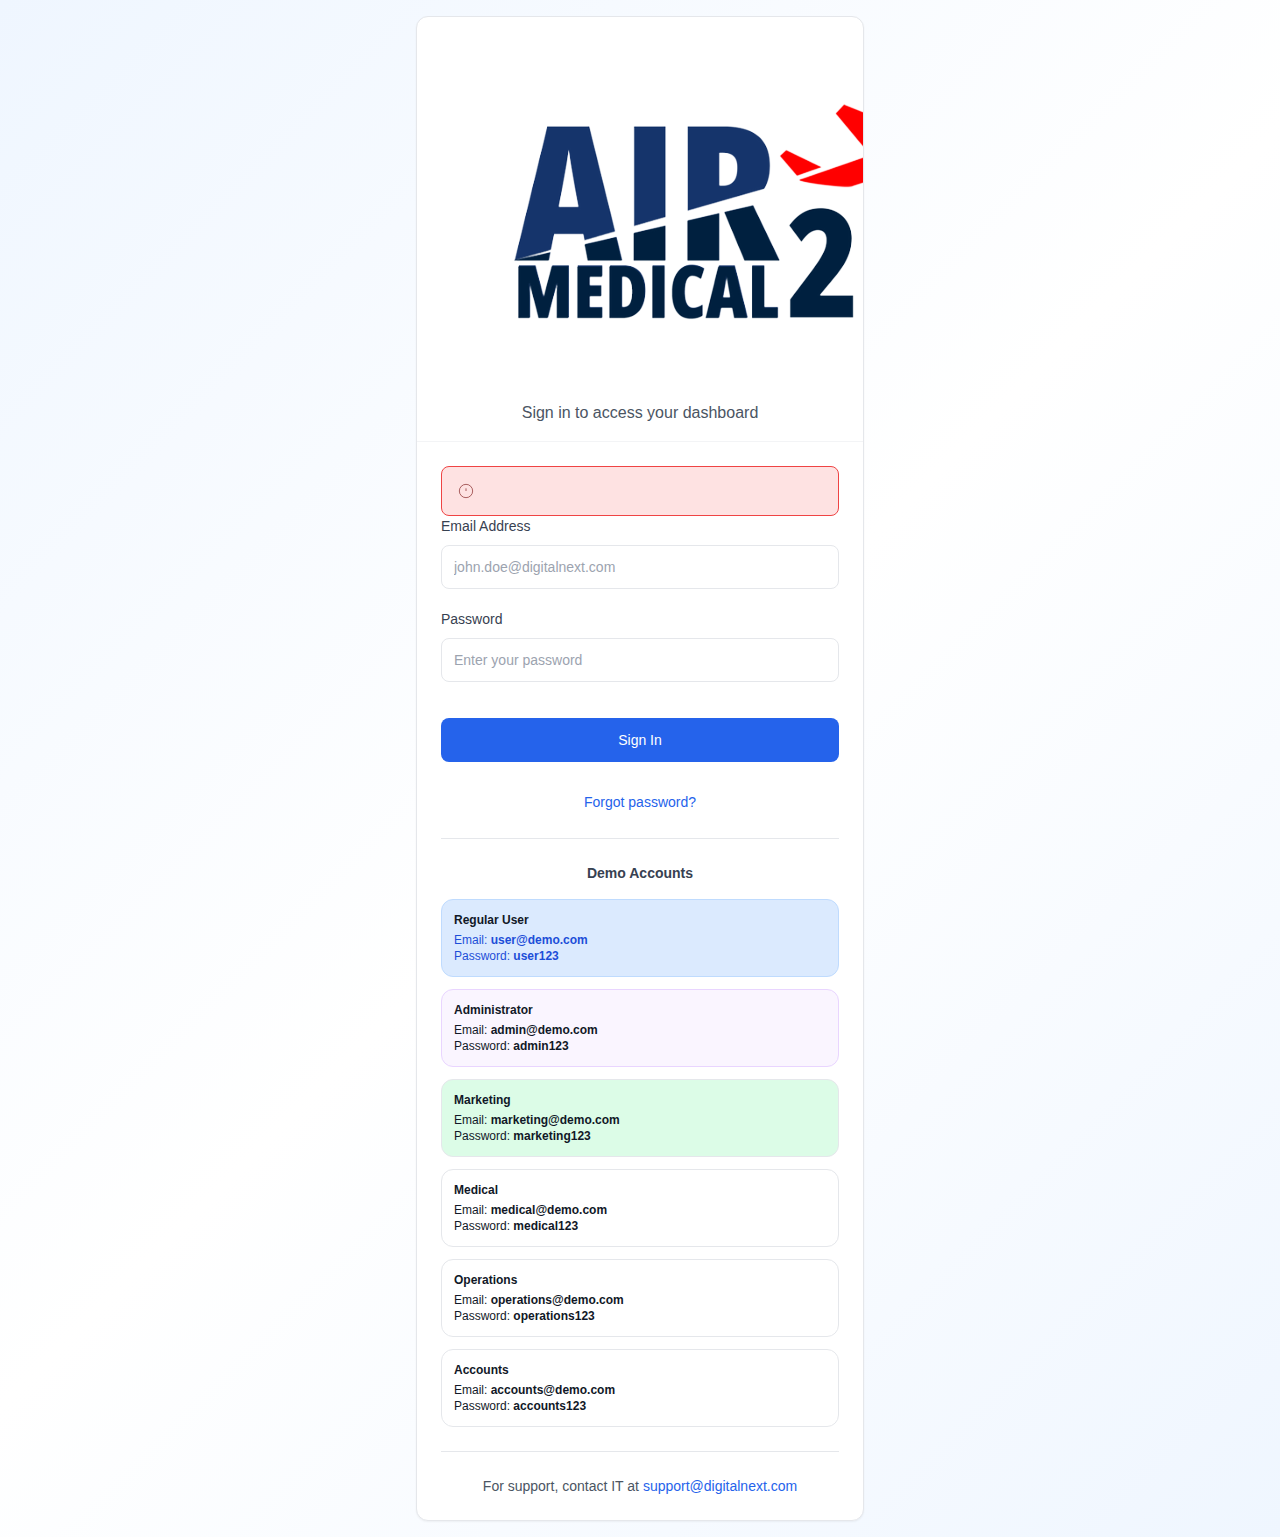
<file: index.html>
<!DOCTYPE html>
<html lang="en">

<head>
  <meta charset="UTF-8">
  <meta name="viewport" content="width=device-width, initial-scale=1.0">
  <meta name="description" content="Comprehensive staff management system for paramedics and contract medical workers">
  <title>Air Medical 24x7 - Paramedic Management System</title>
  <link rel="stylesheet" href="style.css">
  <link rel="icon" type="image/png" href="assets/favicon.png">
</head>

<body>
  <!-- Login Page -->
  <div class="min-h-screen flex items-center justify-center gradient-blue-bg p-4">
    <div class="card w-full max-w-md shadow-xl login-card">
      <!-- Card Header -->
      <div class="card-header text-center login-header">
        <div class="login-logo-container">
          <img src="assets/air-medical-logo.png" alt="Air Medical 24x7" class="login-logo"
            onerror="this.style.display='none'">
        </div>
        <h1 class="text-3xl font-bold text-gray-900"></h1>
        <p class="text-base text-gray-600 mt-2">Sign in to access your dashboard</p>
      </div>

      <!-- Card Content -->
      <div class="card-content">
        <!-- Error Alert (Hidden by default) -->
        <div id="error-alert" class="alert alert-destructive mb-5 hidden">
          <svg class="h-4 w-4" xmlns="http://www.w3.org/2000/svg" fill="none" viewBox="0 0 24 24" stroke="currentColor">
            <circle cx="12" cy="12" r="10"></circle>
            <line x1="12" y1="8" x2="12" y2="12"></line>
            <line x1="12" y1="16" x2="12.01" y2="16"></line>
          </svg>
          <div class="alert-description" id="error-message"></div>
        </div>

        <!-- Login Form -->
        <form id="login-form" class="space-y-5">
          <div class="form-group">
            <label for="email" class="label">Email Address</label>
            <input type="email" id="email" class="input h-11 login-input" placeholder="john.doe@digitalnext.com"
              required>
          </div>

          <div class="form-group">
            <label for="password" class="label">Password</label>
            <input type="password" id="password" class="input h-11 login-input" placeholder="Enter your password"
              required>
          </div>

          <button type="submit" id="submit-btn" class="btn btn-primary w-full h-11 font-medium login-btn">
            Sign In
          </button>

          <div class="text-center pt-2">
            <a href="#" class="text-sm text-blue-600 font-medium login-link">
              Forgot password?
            </a>
          </div>
        </form>

        <!-- Demo Accounts Section -->
        <div class="mt-6 pt-6 border-t border-gray-200 space-y-4">
          <p class="text-sm font-semibold text-gray-700 text-center">Demo Accounts</p>
          <div class="space-y-3">
            <!-- Regular User Account -->
            <div class="bg-blue-50 border border-blue-200 rounded-lg p-3">
              <p class="text-xs font-semibold text-blue-900 mb-1">Regular User</p>
              <p class="text-xs text-blue-700">
                Email: <span class="font-mono font-semibold">user@demo.com</span>
              </p>
              <p class="text-xs text-blue-700">
                Password: <span class="font-mono font-semibold">user123</span>
              </p>
            </div>
            <!-- Administrator Account -->
            <div class="bg-purple-50 border border-purple-200 rounded-lg p-3">
              <p class="text-xs font-semibold text-purple-900 mb-1">Administrator</p>
              <p class="text-xs text-purple-700">
                Email: <span class="font-mono font-semibold">admin@demo.com</span>
              </p>
              <p class="text-xs text-purple-700">
                Password: <span class="font-mono font-semibold">admin123</span>
              </p>
            </div>
            <!-- Marketing Account -->
            <div class="bg-green-50 border border-green-200 rounded-lg p-3">
              <p class="text-xs font-semibold text-green-900 mb-1">Marketing</p>
              <p class="text-xs text-green-700">
                Email: <span class="font-mono font-semibold">marketing@demo.com</span>
              </p>
              <p class="text-xs text-green-700">
                Password: <span class="font-mono font-semibold">marketing123</span>
              </p>
            </div>
            <!-- Medical Account -->
            <div class="bg-teal-50 border border-teal-200 rounded-lg p-3">
              <p class="text-xs font-semibold text-teal-900 mb-1">Medical</p>
              <p class="text-xs text-teal-700">
                Email: <span class="font-mono font-semibold">medical@demo.com</span>
              </p>
              <p class="text-xs text-teal-700">
                Password: <span class="font-mono font-semibold">medical123</span>
              </p>
            </div>
            <!-- Operations Account -->
            <div class="bg-orange-50 border border-orange-200 rounded-lg p-3">
              <p class="text-xs font-semibold text-orange-900 mb-1">Operations</p>
              <p class="text-xs text-orange-700">
                Email: <span class="font-mono font-semibold">operations@demo.com</span>
              </p>
              <p class="text-xs text-orange-700">
                Password: <span class="font-mono font-semibold">operations123</span>
              </p>
            </div>
            <!-- Accounts Account -->
            <div class="bg-indigo-50 border border-indigo-200 rounded-lg p-3">
              <p class="text-xs font-semibold text-indigo-900 mb-1">Accounts</p>
              <p class="text-xs text-indigo-700">
                Email: <span class="font-mono font-semibold">accounts@demo.com</span>
              </p>
              <p class="text-xs text-indigo-700">
                Password: <span class="font-mono font-semibold">accounts123</span>
              </p>
            </div>
          </div>
        </div>

        <!-- Support Contact -->
        <div class="mt-6 pt-6 border-t border-gray-200 text-center text-sm text-gray-600">
          For support, contact IT at
          <a href="mailto:support@digitalnext.com" class="text-blue-600 login-link">
            support@digitalnext.com
          </a>
        </div>
      </div>
    </div>
  </div>

  <!-- Loading Spinner Overlay (Hidden by default) -->
  <div id="loading-overlay" class="loading-overlay hidden">
    <div class="spinner"></div>
  </div>

  <!-- Scripts -->
  <script src="auth.js"></script>
  <script src="utils.js"></script>

  <script>
    // Login form handler
    document.getElementById('login-form').addEventListener('submit', async function (e) {
      e.preventDefault();

      const email = document.getElementById('email').value;
      const password = document.getElementById('password').value;
      const errorAlert = document.getElementById('error-alert');
      const errorMessage = document.getElementById('error-message');
      const submitBtn = document.getElementById('submit-btn');
      const loadingOverlay = document.getElementById('loading-overlay');

      // Hide error
      errorAlert.classList.add('hidden');

      // Show loading
      submitBtn.disabled = true;
      submitBtn.textContent = 'Signing in...';
      loadingOverlay.style.display = 'flex';
      loadingOverlay.classList.remove('hidden');

      // Simulate network delay
      setTimeout(() => {
        const user = Auth.login(email, password);

        loadingOverlay.style.display = 'none';
        loadingOverlay.classList.add('hidden');
        submitBtn.disabled = false;
        submitBtn.textContent = 'Sign In';

        if (user) {
          // Successful login - redirect based on user type
          if (user.userType === 'admin') {
            window.location.href = 'admin-dashboard.html';
          } else {
            window.location.href = 'dashboard.html';
          }
        } else {
          // Show error
          errorMessage.textContent = 'Invalid credentials. Please use demo accounts provided below.';
          errorAlert.classList.remove('hidden');
        }
      }, 1000);
    });

    // Check if already logged in
    window.addEventListener('DOMContentLoaded', () => {
      if (Auth.isAuthenticated()) {
        const user = Auth.getCurrentUser();
        if (user.userType === 'admin') {
          window.location.href = 'admin-dashboard.html';
        } else {
          window.location.href = 'dashboard.html';
        }
      }
    });

    // Quick fill demo credentials (for testing)
    document.addEventListener('keydown', (e) => {
      // Ctrl+1 for user account
      if (e.ctrlKey && e.key === '1') {
        document.getElementById('email').value = 'user@demo.com';
        document.getElementById('password').value = 'user123';
      }
      // Ctrl+2 for admin account
      if (e.ctrlKey && e.key === '2') {
        document.getElementById('email').value = 'admin@demo.com';
        document.getElementById('password').value = 'admin123';
      }
      // Ctrl+3 for marketing account
      if (e.ctrlKey && e.key === '3') {
        document.getElementById('email').value = 'marketing@demo.com';
        document.getElementById('password').value = 'marketing123';
      }
      // Ctrl+4 for medical account
      if (e.ctrlKey && e.key === '4') {
        document.getElementById('email').value = 'medical@demo.com';
        document.getElementById('password').value = 'medical123';
      }
      // Ctrl+5 for operations account
      if (e.ctrlKey && e.key === '5') {
        document.getElementById('email').value = 'operations@demo.com';
        document.getElementById('password').value = 'operations123';
      }
      // Ctrl+6 for accounts account
      if (e.ctrlKey && e.key === '6') {
        document.getElementById('email').value = 'accounts@demo.com';
        document.getElementById('password').value = 'accounts123';
      }
    });
  </script>
</body>

</html>
</file>
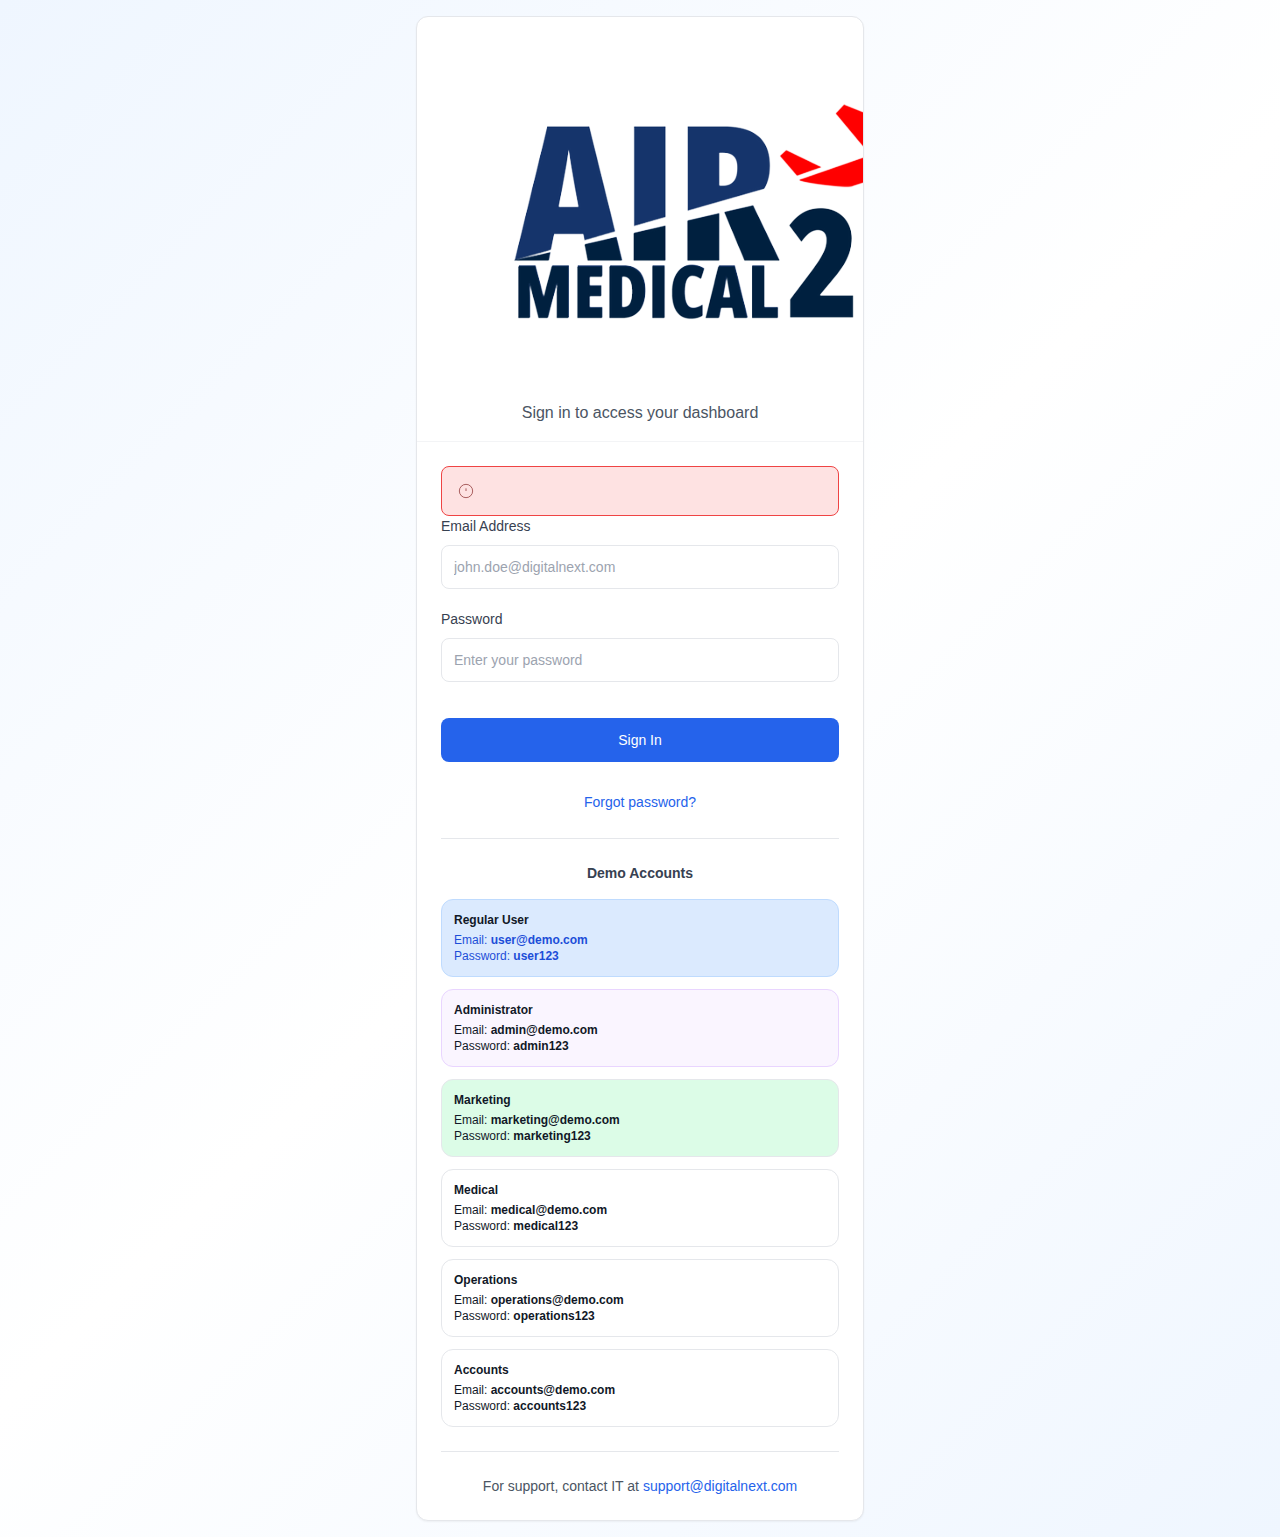
<file: admin-cases.html>
﻿<!DOCTYPE html>
<html lang="en">

<head>
  <meta charset="UTF-8">
  <meta name="viewport" content="width=device-width, initial-scale=1.0">
  <title>All Cases - Air Medical 24x7</title>
  <link rel="stylesheet" href="style.css">
  <link rel="icon" type="image/png" href="assets/favicon.png">
</head>

<body>
  <div class="min-h-screen" style="background: rgb(250, 245, 255);">
    <div class="sidebar" style="background: rgb(250, 245, 255);">
      <div class="sidebar-logo"><img src="assets/air-medical-logo.png" alt="Air Medical 24x7"
          onerror="this.style.display='none'"></div>
      <nav class="sidebar-nav">
        <a href="admin-dashboard.html" class="admin-sidebar-link"><svg class="icon" xmlns="http://www.w3.org/2000/svg"
            viewBox="0 0 24 24">
            <rect x="3" y="3" width="7" height="7"></rect>
            <rect x="14" y="3" width="7" height="7"></rect>
            <rect x="14" y="14" width="7" height="7"></rect>
            <rect x="3" y="14" width="7" height="7"></rect>
          </svg>Dashboard</a>
        <a href="admin-users.html" class="admin-sidebar-link"><svg class="icon" xmlns="http://www.w3.org/2000/svg"
            viewBox="0 0 24 24">
            <path d="M17 21v-2a4 4 0 0 0-4-4H5a4 4 0 0 0-4 4v2"></path>
            <circle cx="9" cy="7" r="4"></circle>
            <path d="M23 21v-2a4 4 0 0 0-3-3.87"></path>
            <path d="M16 3.13a4 4 0 0 1 0 7.75"></path>
          </svg>User Management</a>
        <a href="admin-cases.html" class="admin-sidebar-link active"><svg class="icon"
            xmlns="http://www.w3.org/2000/svg" viewBox="0 0 24 24">
            <path d="M14 2H6a2 2 0 0 0-2 2v16a2 2 0 0 0 2 2h12a2 2 0 0 0 2-2V8z"></path>
            <polyline points="14 2 14 8 20 8"></polyline>
          </svg>All Cases</a>
        <a href="leads.html" class="admin-sidebar-link"><svg class="icon" xmlns="http://www.w3.org/2000/svg"
            viewBox="0 0 24 24">
            <path d="M16 21v-2a4 4 0 0 0-4-4H5a4 4 0 0 0-4 4v2"></path>
            <circle cx="8.5" cy="7" r="4"></circle>
            <line x1="20" y1="8" x2="20" y2="14"></line>
            <line x1="23" y1="11" x2="17" y2="11"></line>
          </svg>Leads</a>
        <a href="admin-expenses.html" class="admin-sidebar-link"><svg class="icon" xmlns="http://www.w3.org/2000/svg"
            viewBox="0 0 24 24">
            <line x1="12" y1="1" x2="12" y2="23"></line>
            <path d="M17 5H9.5a3.5 3.5 0 0 0 0 7h5a3.5 3.5 0 0 1 0 7H6"></path>
          </svg>Expenses</a>
        <a href="documents.html" class="admin-sidebar-link"><svg class="icon" xmlns="http://www.w3.org/2000/svg"
            viewBox="0 0 24 24">
            <path d="M14 2H6a2 2 0 0 0-2 2v16a2 2 0 0 0 2 2h12a2 2 0 0 0 2-2V8z"></path>
            <polyline points="14 2 14 8 20 8"></polyline>
            <line x1="16" y1="13" x2="8" y2="13"></line>
            <line x1="16" y1="17" x2="8" y2="17"></line>
            <polyline points="10 9 9 9 8 9"></polyline>
          </svg>Documents</a>
        <a href="admin-locations.html" class="admin-sidebar-link"><svg class="icon" xmlns="http://www.w3.org/2000/svg"
            viewBox="0 0 24 24">
            <path d="M21 10c0 7-9 13-9 13s-9-6-9-13a9 9 0 0 1 18 0z"></path>
            <circle cx="12" cy="10" r="3"></circle>
          </svg>Locations</a>
        <a href="settings.html" class="admin-sidebar-link"><svg class="icon" xmlns="http://www.w3.org/2000/svg"
            viewBox="0 0 24 24">
            <circle cx="12" cy="12" r="3"></circle>
            <path
              d="M12 1v6m0 6v6m5.196-15.804L13.464 7.46m-3.392 9.08-3.732 3.732m15.804-5.195L17.54 13.464m-9.08-3.392-3.732-3.732">
            </path>
          </svg>Settings</a>
      </nav>
    </div>

    <div class="admin-main-content">
      <header class="header" style="background: white; border-bottom-color: rgb(233, 213, 255);">
        <div class="flex-1 flex items-center"><button type="button" id="mobile-menu-btn" class="btn-icon btn-ghost"
            style="display: none;"><svg class="icon" xmlns="http://www.w3.org/2000/svg" viewBox="0 0 24 24">
              <line x1="3" y1="12" x2="21" y2="12"></line>
              <line x1="3" y1="6" x2="21" y2="6"></line>
              <line x1="3" y1="18" x2="21" y2="18"></line>
            </svg></button></div>
        <div class="header-actions">
          <button class="btn-icon btn-ghost notification-btn"><svg class="icon" xmlns="http://www.w3.org/2000/svg"
              viewBox="0 0 24 24">
              <path d="M18 8A6 6 0 0 0 6 8c0 7-3 9-3 9h18s-3-2-3-9"></path>
              <path d="M13.73 21a2 2 0 0 1-3.46 0"></path>
            </svg><span class="notification-badge"></span></button>
          <div class="user-dropdown">
            <button id="user-dropdown-btn" class="user-btn">
              <div class="user-avatar" style="background-color: rgb(107, 33, 168);">AU</div><span
                class="hidden md:block text-sm font-medium text-gray-700">Admin</span>
            </button>
            <div id="user-dropdown-menu" class="dropdown-menu">
              <div class="dropdown-header">
                <p class="text-sm font-medium">Admin User</p>
                <p class="text-xs text-gray-500">admin@demo.com</p>
              </div>
              <div class="dropdown-divider"></div>
              <a href="#" data-logout class="dropdown-item danger"><svg class="icon-sm"
                  xmlns="http://www.w3.org/2000/svg" viewBox="0 0 24 24">
                  <path d="M9 21H5a2 2 0 0 1-2-2V5a2 2 0 0 1 2-2h4"></path>
                  <polyline points="16 17 21 12 16 7"></polyline>
                  <line x1="21" y1="12" x2="9" y2="12"></line>
                </svg>Log out</a>
            </div>
          </div>
        </div>
      </header>

      <main class="content-area space-y-6">
        <div class="flex flex-col sm:flex-row sm:items-center sm:justify-between gap-4">
          <div>
            <h1 class="text-3xl font-bold text-gray-900">All Cases</h1>
            <p class="text-gray-600 mt-1">System-wide case overview and management</p>
          </div>
          <div class="flex gap-2">
            <button class="btn btn-primary" onclick="Utils.showModal('create-case-modal')">
              <svg class="mr-2 h-4 w-4" xmlns="http://www.w3.org/2000/svg" viewBox="0 0 24 24" fill="none"
                stroke="currentColor">
                <line x1="12" y1="5" x2="12" y2="19"></line>
                <line x1="5" y1="12" x2="19" y2="12"></line>
              </svg>
              Create Case
            </button>
            <button class="btn btn-outline" onclick="Utils.showModal('upload-cases-modal')">
              <svg class="mr-2 h-4 w-4" xmlns="http://www.w3.org/2000/svg" viewBox="0 0 24 24" fill="none"
                stroke="currentColor">
                <path d="M21 15v4a2 2 0 0 1-2 2H5a2 2 0 0 1-2-2v-4"></path>
                <polyline points="17 8 12 3 7 8"></polyline>
                <line x1="12" y1="3" x2="12" y2="15"></line>
              </svg>
              Upload Cases
            </button>
          </div>
        </div>

        <!-- Statistics -->
        <div class="flex gap-4 overflow-x-auto pb-2">
          <div class="card" style="border-color: rgb(233, 213, 255); flex: 1 1 0; min-width: 160px;">
            <div class="card-header flex flex-row items-center justify-between" style="padding-bottom: 0.5rem;">
              <div class="text-sm font-medium text-gray-600">Total Cases</div>
            </div>
            <div class="card-content">
              <div class="text-2xl font-bold text-gray-900" id="total-cases">0</div>
              <p class="text-xs text-gray-500 mt-1">All time</p>
            </div>
          </div>
          <div class="card" style="border-color: rgb(233, 213, 255); flex: 1 1 0; min-width: 160px;">
            <div class="card-header flex flex-row items-center justify-between" style="padding-bottom: 0.5rem;">
              <div class="text-sm font-medium text-gray-600">Completed</div>
            </div>
            <div class="card-content">
              <div class="text-2xl font-bold text-gray-900" id="completed-cases">0</div>
              <p class="text-xs text-gray-500 mt-1" id="completed-percent">0%</p>
            </div>
          </div>
          <div class="card" style="border-color: rgb(233, 213, 255); flex: 1 1 0; min-width: 160px;">
            <div class="card-header flex flex-row items-center justify-between" style="padding-bottom: 0.5rem;">
              <div class="text-sm font-medium text-gray-600">Pending</div>
            </div>
            <div class="card-content">
              <div class="text-2xl font-bold text-gray-900" id="pending-cases">0</div>
              <p class="text-xs text-gray-500 mt-1">Requires action</p>
            </div>
          </div>
          <div class="card" style="border-color: rgb(233, 213, 255); flex: 1 1 0; min-width: 160px;">
            <div class="card-header flex flex-row items-center justify-between" style="padding-bottom: 0.5rem;">
              <div class="text-sm font-medium text-gray-600">On Hold</div>
            </div>
            <div class="card-content">
              <div class="text-2xl font-bold text-gray-900" id="onhold-cases">0</div>
              <p class="text-xs text-gray-500 mt-1">Awaiting updates</p>
            </div>
          </div>
          <div class="card" style="border-color: rgb(233, 213, 255); flex: 1 1 0; min-width: 160px;">
            <div class="card-header flex flex-row items-center justify-between" style="padding-bottom: 0.5rem;">
              <div class="text-sm font-medium text-gray-600">Cancelled</div>
            </div>
            <div class="card-content">
              <div class="text-2xl font-bold text-gray-900" id="cancelled-cases">0</div>
              <p class="text-xs text-gray-500 mt-1">Closed</p>
            </div>
          </div>
        </div>

        <!-- Search and Filter -->
        <div class="card" style="border-color: rgb(233, 213, 255);">
          <div class="card-content">
            <div class="grid gap-4 md:grid-cols-3">
              <div class="relative">
                <svg class="absolute left-3 top-1/2 -translate-y-1/2 h-4 w-4 text-gray-400"
                  xmlns="http://www.w3.org/2000/svg" viewBox="0 0 24 24" fill="none" stroke="currentColor">
                  <circle cx="11" cy="11" r="8"></circle>
                  <path d="m21 21-4.35-4.35"></path>
                </svg>
                <input type="text" class="input pl-10" placeholder="Search cases..." id="search-input"
                  oninput="filterCases()">
              </div>
              <select class="input" id="status-filter" onchange="filterCases()">
                <option value="">All Statuses</option>
                <option value="pending">Pending</option>
                <option value="completed">Completed</option>
                <option value="on-hold">On Hold</option>
                <option value="cancelled">Cancelled</option>
              </select>
              <select class="input" id="priority-filter" onchange="filterCases()">
                <option value="">All Priorities</option>
                <option value="Critical">Critical</option>
                <option value="High">High</option>
                <option value="Medium">Medium</option>
                <option value="Low">Low</option>
              </select>
            </div>
          </div>
        </div>

        <!-- Cases List -->
        <div id="cases-list" class="space-y-4"></div>
      </main>
    </div>
  </div>

  <!-- Create Case Modal -->
  <div id="create-case-modal" class="modal-overlay hidden">
    <div class="modal" style="max-width: 1000px; max-height: 90vh; padding: 0;">
      <div class="modal-header" style="padding: 1.5rem;">
        <div>
          <div class="modal-title">Create New Case</div>
          <p class="text-sm text-gray-600 mt-1">Fill out the complete case form below. Submissions are automatically
            saved.</p>
        </div>
        <button class="modal-close" onclick="Utils.hideModal('create-case-modal')">×</button>
      </div>
      <div style="height: 75vh; width: 100%;">
        <iframe src="https://zfrmz.in/Aikuqi5QXsxXDJFNbqT2" style="width: 100%; height: 100%; border: none;"
          title="Create Case Form" allow="geolocation"></iframe>
      </div>
    </div>
  </div>

  <!-- Upload Cases Modal -->
  <div id="upload-cases-modal" class="modal-overlay hidden">
    <div class="modal modal-large">
      <div class="modal-header">
        <div class="modal-title">Upload Cases</div>
        <button class="modal-close" onclick="Utils.hideModal('upload-cases-modal')">×</button>
      </div>
      <div class="modal-body">
        <div class="p-4 bg-blue-50 border border-blue-200 rounded-lg mb-4">
          <p class="text-sm text-blue-900 font-medium mb-2">File Format Requirements:</p>
          <ul class="text-xs text-blue-700 space-y-1 ml-4 list-disc">
            <li>CSV or Excel file (.csv, .xlsx, .xls)</li>
            <li>Required columns: Patient Name, Case Type, Priority, Due Date</li>
            <li>Optional columns: Description, Location, Notes</li>
          </ul>
        </div>
        <form id="upload-cases-form" class="space-y-4">
          <div class="form-group">
            <label class="label">Select File *</label>
            <input type="file" class="input" id="upload-file" accept=".csv,.xlsx,.xls" required>
          </div>
          <div class="p-3 bg-yellow-50 border border-yellow-200 rounded-lg">
            <p class="text-xs text-yellow-800">
              <svg class="h-3 w-3 inline mr-1" xmlns="http://www.w3.org/2000/svg" viewBox="0 0 24 24" fill="none"
                stroke="currentColor">
                <circle cx="12" cy="12" r="10"></circle>
                <line x1="12" y1="8" x2="12" y2="12"></line>
                <line x1="12" y1="16" x2="12.01" y2="16"></line>
              </svg>
              Note: Cases will be validated and processed. You'll receive a notification once the import is complete.
            </p>
          </div>
          <div class="flex gap-2">
            <button type="submit" class="btn btn-primary flex-1">
              <svg class="mr-2 h-4 w-4" xmlns="http://www.w3.org/2000/svg" viewBox="0 0 24 24" fill="none"
                stroke="currentColor">
                <path d="M21 15v4a2 2 0 0 1-2 2H5a2 2 0 0 1-2-2v-4"></path>
                <polyline points="17 8 12 3 7 8"></polyline>
                <line x1="12" y1="3" x2="12" y2="15"></line>
              </svg>
              Upload File
            </button>
            <button type="button" class="btn btn-outline flex-1"
              onclick="Utils.hideModal('upload-cases-modal')">Cancel</button>
          </div>
        </form>
      </div>
    </div>
  </div>

  <!-- View Forms Modal -->
  <div id="view-forms-modal" class="modal-overlay hidden">
    <div class="modal modal-large">
      <div class="modal-header">
        <div class="modal-title" id="modal-title">Case Forms</div>
        <button class="modal-close" onclick="Utils.hideModal('view-forms-modal')">×</button>
      </div>
      <div class="modal-body" id="modal-forms-list"></div>
    </div>
  </div>

  <!-- Add Expense Modal -->
  <div id="add-expense-modal" class="modal-overlay hidden">
    <div class="modal modal-large">
      <div class="modal-header">
        <div class="modal-title">Add Expense to Case</div>
        <button class="modal-close" onclick="Utils.hideModal('add-expense-modal')">×</button>
      </div>
      <div class="modal-body">
        <div class="p-3 bg-blue-50 border border-blue-200 rounded-lg mb-4">
          <p class="text-sm text-blue-900 font-medium" id="expense-case-info">This expense will be linked to the
            selected case</p>
        </div>
        <form id="add-expense-form" class="space-y-4">
          <div class="form-group">
            <label class="label">Category *</label>
            <select class="select" id="expense-category" required>
              <option value="">Select category</option>
              <option value="Travel">Travel</option>
              <option value="Meals">Meals</option>
              <option value="Medical Supplies">Medical Supplies</option>
              <option value="Equipment">Equipment</option>
              <option value="Parking">Parking</option>
              <option value="Accommodation">Accommodation</option>
            </select>
          </div>
          <div class="form-group">
            <label class="label">Amount (AED) *</label>
            <input type="number" class="input" id="expense-amount" step="0.01" placeholder="0.00" required>
          </div>
          <div class="form-group">
            <label class="label">Description *</label>
            <textarea class="textarea" id="expense-description" rows="3" placeholder="Enter expense details..."
              required></textarea>
          </div>
          <div class="form-group">
            <label class="label">Date *</label>
            <input type="date" class="input" id="expense-date" required>
          </div>
          <div class="flex gap-2">
            <button type="submit" class="btn btn-primary flex-1">Submit Expense</button>
            <button type="button" class="btn btn-outline flex-1"
              onclick="Utils.hideModal('add-expense-modal')">Cancel</button>
          </div>
        </form>
      </div>
    </div>
  </div>

  <script src="auth.js"></script>
  <script src="utils.js"></script>
  <script src="app.js"></script>
  <script>
    let cases = [];

    function loadCases() {
      cases = Utils.loadFromStorage('cases', []);
    }

    function updateStatistics() {
      const total = cases.length;
      const completed = cases.filter(c => c.status === 'completed').length;
      const pending = cases.filter(c => c.status === 'pending').length;
      const onHold = cases.filter(c => c.status === 'on-hold').length;
      const cancelled = cases.filter(c => c.status === 'cancelled').length;

      document.getElementById('total-cases').textContent = total;
      document.getElementById('completed-cases').textContent = completed;
      document.getElementById('completed-percent').textContent = total > 0 ? Math.round((completed / total) * 100) + '%' : '0%';
      document.getElementById('pending-cases').textContent = pending;
      document.getElementById('onhold-cases').textContent = onHold;
      document.getElementById('cancelled-cases').textContent = cancelled;
    }

    function filterCases() {
      const search = document.getElementById('search-input').value.toLowerCase();
      const statusFilter = document.getElementById('status-filter').value;
      const priorityFilter = document.getElementById('priority-filter').value;

      let filtered = cases;

      if (search) {
        filtered = filtered.filter(c =>
          c.id.toLowerCase().includes(search) ||
          c.patient.toLowerCase().includes(search) ||
          c.type.toLowerCase().includes(search)
        );
      }

      if (statusFilter) {
        filtered = filtered.filter(c => c.status === statusFilter);
      }

      if (priorityFilter) {
        filtered = filtered.filter(c => c.priority === priorityFilter);
      }

      renderCases(filtered);
    }

    function renderCases(filteredCases = cases) {
      const container = document.getElementById('cases-list');

      if (filteredCases.length === 0) {
        container.innerHTML = '<div class="card" style="border-color: rgb(233, 213, 255);"><div class="card-content text-center py-12"><p class="text-gray-500">No cases found</p></div></div>';
        return;
      }

      container.innerHTML = filteredCases.map(caseItem => {
        const requiredForms = 6;
        const completedCount = caseItem.completedForms ? caseItem.completedForms.length : 0;
        const progress = Math.round((completedCount / requiredForms) * 100);

        return `
          <div class="card" style="border-color: rgb(233, 213, 255);">
            <div class="card-content">
              <div style="display: flex; flex-direction: row; align-items: center; justify-content: space-between; gap: 1rem;">
                <div class="flex-1">
                  <div class="flex items-center gap-2 flex-wrap mb-2">
                    <span class="font-semibold text-gray-900">${caseItem.id}</span>
                    <span class="badge ${caseItem.priority === 'Critical' ? 'badge-danger' : caseItem.priority === 'High' ? 'badge-warning' : 'badge-default'}">${caseItem.priority}</span>
                    <span class="badge ${caseItem.status === 'completed' ? 'badge-success' : caseItem.status === 'pending' ? 'badge-warning' : caseItem.status === 'on-hold' ? 'badge-default' : 'badge-danger'}">${caseItem.status}</span>
                  </div>
                  <p class="text-lg font-medium text-gray-900 mb-2">${caseItem.patient}</p>
                  <p class="text-sm text-gray-600 mb-2">${caseItem.type}</p>
                  <div class="flex items-center gap-4 text-xs text-gray-500 flex-wrap">
                    <span>📅 Assigned: ${caseItem.assignedDate}</span>
                    ${caseItem.dueDate ? `<span>⏰ Due: ${caseItem.dueDate}</span>` : ''}
                    ${caseItem.completedDate ? `<span>✅ Completed: ${caseItem.completedDate}</span>` : ''}
                  </div>
                  <div class="mt-3">
                    <div class="flex items-center gap-2 mb-1">
                      <span class="text-xs text-gray-600">Form Progress:</span>
                      <span class="text-xs font-medium text-gray-900">${completedCount}/${requiredForms} (${progress}%)</span>
                    </div>
                    <div class="w-full bg-gray-200 rounded-full h-2">
                      <div class="bg-blue-600 h-2 rounded-full" style="width: ${progress}%"></div>
                    </div>
                  </div>
                </div>
                <div style="display: flex; gap: 0.5rem; flex-shrink: 0;">
                  <button class="btn btn-outline btn-sm" onclick="viewCaseForms('${caseItem.id}')">
                    <svg class="mr-2 h-4 w-4" xmlns="http://www.w3.org/2000/svg" viewBox="0 0 24 24" fill="none" stroke="currentColor"><path d="M1 12s4-8 11-8 11 8 11 8-4 8-11 8-11-8-11-8z"></path><circle cx="12" cy="12" r="3"></circle></svg>
                    View Forms
                  </button>
                  <button class="btn btn-outline btn-sm" onclick="openAddExpense('${caseItem.id}')">
                    <svg class="mr-2 h-4 w-4" xmlns="http://www.w3.org/2000/svg" viewBox="0 0 24 24" fill="none" stroke="currentColor"><line x1="12" y1="1" x2="12" y2="23"></line><path d="M17 5H9.5a3.5 3.5 0 0 0 0 7h5a3.5 3.5 0 0 1 0 7H6"></path></svg>
                    Add Expense
                  </button>
                </div>
              </div>
            </div>
          </div>
        `;
      }).join('');
    }

    function viewCaseForms(caseId) {
      const caseItem = cases.find(c => c.id === caseId);
      if (!caseItem) return;

      document.getElementById('modal-title').textContent = `Forms for ${caseId}`;
      const formsList = document.getElementById('modal-forms-list');

      const requiredForms = [
        { id: 'repatriation-note', name: 'Repatriation Note Sheet', required: true, url: 'https://zfrmz.in/jpSr0vdLbHP7x4Iv2dIu' },
        { id: 'mat', name: 'MAT', required: true, url: 'https://zfrmz.in/UFyPMlKTLcTGK3WDFERf' },
        { id: 'ambulance-booking', name: 'Ambulance Booking Request', required: true, url: 'https://zfrmz.in/WupO2EeUAMYbPbVEYbTh' },
        { id: 'pre-repatriation', name: 'Pre Repatriation Form', required: true, url: 'https://zfrmz.in/BZAhVXVHn9F0Sp9vbJms' },
        { id: 'kyc-documents', name: 'KYC Documents for Medical Escort', required: true, url: 'https://zfrmz.in/aQStu9jDsxsFTXrRaxW8' }
      ];

      formsList.innerHTML = `
        <div class="space-y-3">
          ${requiredForms.map(form => {
        const isCompleted = caseItem.completedForms && caseItem.completedForms.includes(form.id);
        return `
              <div class="p-3 border rounded-lg ${isCompleted ? 'bg-green-50 border-green-200' : 'bg-gray-50 border-gray-200'}">
                <div class="flex items-center justify-between">
                  <div class="flex items-center gap-2">
                    ${isCompleted ?
            '<svg class="h-5 w-5 text-green-600" xmlns="http://www.w3.org/2000/svg" viewBox="0 0 24 24" fill="none" stroke="currentColor"><polyline points="20 6 9 17 4 12"></polyline></svg>' :
            '<svg class="h-5 w-5 text-gray-400" xmlns="http://www.w3.org/2000/svg" viewBox="0 0 24 24" fill="none" stroke="currentColor"><circle cx="12" cy="12" r="10"></circle></svg>'
          }
                    <span class="font-medium ${isCompleted ? 'text-green-900' : 'text-gray-900'}">${form.name}</span>
                    ${form.required ? '<span class="text-xs text-red-600">*Required</span>' : '<span class="text-xs text-gray-500">Optional</span>'}
                  </div>
                  <span class="text-xs ${isCompleted ? 'text-green-700' : 'text-gray-500'}">${isCompleted ? 'Completed' : 'Pending'}</span>
                </div>
              </div>
            `;
      }).join('')}
        </div>
      `;

      Utils.showModal('view-forms-modal');
    }

    function openAddExpense(caseId) {
      const caseItem = cases.find(c => c.id === caseId);
      if (!caseItem) return;

      document.getElementById('expense-case-info').textContent = `Adding expense for ${caseId} - ${caseItem.patient}`;
      document.getElementById('add-expense-form').dataset.caseId = caseId;
      Utils.showModal('add-expense-modal');
    }

    document.addEventListener('DOMContentLoaded', () => {
      Auth.requireAuth(true);
      loadCases();
      updateStatistics();
      renderCases();
      Utils.initModals();

      // Handle upload cases form
      document.getElementById('upload-cases-form').addEventListener('submit', (e) => {
        e.preventDefault();
        Utils.showToast('Cases upload feature coming soon!', 'info');
        Utils.hideModal('upload-cases-modal');
      });

      // Handle add expense form
      document.getElementById('add-expense-form').addEventListener('submit', (e) => {
        e.preventDefault();
        const caseId = e.target.dataset.caseId;
        Utils.showToast(`Expense added to ${caseId} successfully!`, 'success');
        Utils.hideModal('add-expense-modal');
        e.target.reset();
      });
    });
  </script>
  <style>
    @media (max-width: 1023px) {
      #mobile-menu-btn {
        display: inline-flex !important;
      }
    }
  </style>
</body>

</html>
</file>
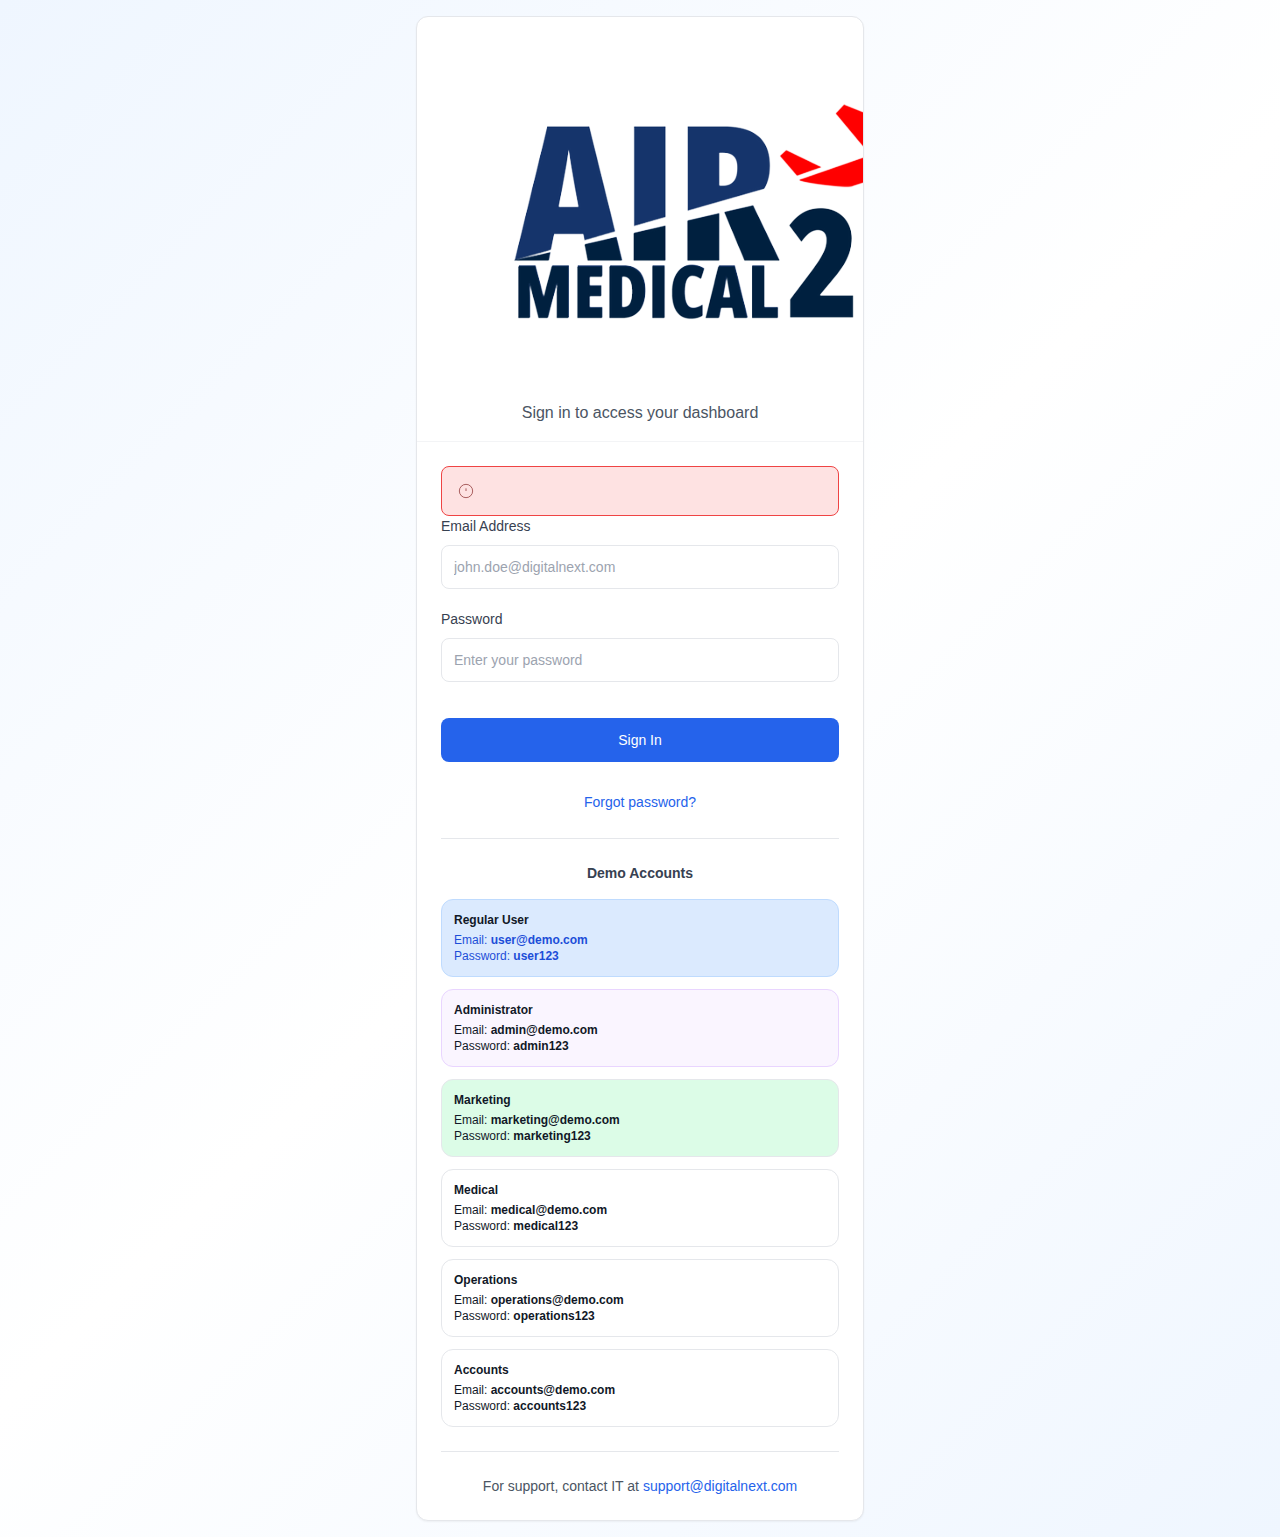
<file: admin-dashboard.html>
﻿<!DOCTYPE html>
<html lang="en">

<head>
  <meta charset="UTF-8">
  <meta name="viewport" content="width=device-width, initial-scale=1.0">
  <title>Admin Dashboard - Air Medical 24x7</title>
  <link rel="stylesheet" href="style.css">
  <link rel="icon" type="image/png" href="assets/favicon.png">
</head>

<body>
  <div class="min-h-screen" style="background: rgb(250, 245, 255);">
    <!-- Admin Sidebar -->
    <div class="sidebar" style="background: rgb(250, 245, 255);">
      <div class="sidebar-logo"><img src="assets/air-medical-logo.png" alt="Air Medical 24x7"
          onerror="this.style.display='none'"></div>
      <nav class="sidebar-nav">
        <a href="admin-dashboard.html" class="admin-sidebar-link active"><svg class="icon"
            xmlns="http://www.w3.org/2000/svg" viewBox="0 0 24 24">
            <rect x="3" y="3" width="7" height="7"></rect>
            <rect x="14" y="3" width="7" height="7"></rect>
            <rect x="14" y="14" width="7" height="7"></rect>
            <rect x="3" y="14" width="7" height="7"></rect>
          </svg>Dashboard</a>
        <a href="admin-users.html" class="admin-sidebar-link"><svg class="icon" xmlns="http://www.w3.org/2000/svg"
            viewBox="0 0 24 24">
            <path d="M17 21v-2a4 4 0 0 0-4-4H5a4 4 0 0 0-4 4v2"></path>
            <circle cx="9" cy="7" r="4"></circle>
            <path d="M23 21v-2a4 4 0 0 0-3-3.87"></path>
            <path d="M16 3.13a4 4 0 0 1 0 7.75"></path>
          </svg>User Management</a>
        <a href="admin-cases.html" class="admin-sidebar-link"><svg class="icon" xmlns="http://www.w3.org/2000/svg"
            viewBox="0 0 24 24">
            <path d="M14 2H6a2 2 0 0 0-2 2v16a2 2 0 0 0 2 2h12a2 2 0 0 0 2-2V8z"></path>
            <polyline points="14 2 14 8 20 8"></polyline>
          </svg>All Cases</a>
        <a href="admin-expenses.html" class="admin-sidebar-link"><svg class="icon" xmlns="http://www.w3.org/2000/svg"
            viewBox="0 0 24 24">
            <line x1="12" y1="1" x2="12" y2="23"></line>
            <path d="M17 5H9.5a3.5 3.5 0 0 0 0 7h5a3.5 3.5 0 0 1 0 7H6"></path>
          </svg>Expenses</a>
        <a href="admin-locations.html" class="admin-sidebar-link"><svg class="icon" xmlns="http://www.w3.org/2000/svg"
            viewBox="0 0 24 24">
            <path d="M21 10c0 7-9 13-9 13s-9-6-9-13a9 9 0 0 1 18 0z"></path>
            <circle cx="12" cy="10" r="3"></circle>
          </svg>Locations</a>
      </nav>
    </div>

    <!-- Main Content -->
    <div class="admin-main-content">
      <header class="header" style="background: white; border-bottom-color: rgb(233, 213, 255);">
        <div class="flex-1 flex items-center"><button type="button" id="mobile-menu-btn" class="btn-icon btn-ghost"
            style="display: none;"><svg class="icon" xmlns="http://www.w3.org/2000/svg" viewBox="0 0 24 24">
              <line x1="3" y1="12" x2="21" y2="12"></line>
              <line x1="3" y1="6" x2="21" y2="6"></line>
              <line x1="3" y1="18" x2="21" y2="18"></line>
            </svg></button></div>
        <div class="header-actions">
          <button class="btn-icon btn-ghost notification-btn"><svg class="icon" xmlns="http://www.w3.org/2000/svg"
              viewBox="0 0 24 24">
              <path d="M18 8A6 6 0 0 0 6 8c0 7-3 9-3 9h18s-3-2-3-9"></path>
              <path d="M13.73 21a2 2 0 0 1-3.46 0"></path>
            </svg><span class="notification-badge"></span></button>
          <div class="user-dropdown">
            <button id="user-dropdown-btn" class="user-btn">
              <div class="user-avatar" style="background-color: rgb(107, 33, 168);" id="user-avatar">AU</div><span
                class="hidden md:block text-sm font-medium text-gray-700" id="user-display-name">Admin</span>
            </button>
            <div id="user-dropdown-menu" class="dropdown-menu">
              <div class="dropdown-header">
                <p class="text-sm font-medium" id="user-name">Admin User</p>
                <p class="text-xs text-gray-500" id="user-email">admin@demo.com</p>
              </div>
              <div class="dropdown-divider"></div>
              <a href="#" data-logout class="dropdown-item danger"><svg class="icon-sm"
                  xmlns="http://www.w3.org/2000/svg" viewBox="0 0 24 24">
                  <path d="M9 21H5a2 2 0 0 1-2-2V5a2 2 0 0 1 2-2h4"></path>
                  <polyline points="16 17 21 12 16 7"></polyline>
                  <line x1="21" y1="12" x2="9" y2="12"></line>
                </svg>Log out</a>
            </div>
          </div>
        </div>
      </header>

      <main class="content-area space-y-6">
        <div>
          <h1 class="text-3xl font-bold text-gray-900">Admin Dashboard</h1>
          <p class="text-gray-600 mt-1">System-wide overview and management</p>
        </div>

        <!-- Statistics Cards -->
        <div class="flex gap-4 overflow-x-auto pb-2">
          <div class="card" style="border-color: rgb(233, 213, 255); flex: 1 1 0; min-width: 200px;">
            <div class="card-header flex flex-row items-center justify-between" style="padding-bottom: 0.5rem;">
              <div class="text-sm font-medium text-gray-600">Total Staff</div>
              <svg class="h-4 w-4 text-purple-600" xmlns="http://www.w3.org/2000/svg" viewBox="0 0 24 24" fill="none"
                stroke="currentColor">
                <path d="M17 21v-2a4 4 0 0 0-4-4H5a4 4 0 0 0-4 4v2"></path>
                <circle cx="9" cy="7" r="4"></circle>
              </svg>
            </div>
            <div class="card-content">
              <div class="text-2xl font-bold text-gray-900" id="total-staff">0</div>
              <p class="text-xs text-gray-500 mt-1">Active paramedics</p>
            </div>
          </div>

          <div class="card" style="border-color: rgb(233, 213, 255); flex: 1 1 0; min-width: 200px;">
            <div class="card-header flex flex-row items-center justify-between" style="padding-bottom: 0.5rem;">
              <div class="text-sm font-medium text-gray-600">Clocked In</div>
              <svg class="h-4 w-4 text-green-600" xmlns="http://www.w3.org/2000/svg" viewBox="0 0 24 24" fill="none"
                stroke="currentColor">
                <path d="M15 3h4a2 2 0 0 1 2 2v14a2 2 0 0 1-2 2h-4"></path>
                <polyline points="10 17 15 12 10 7"></polyline>
                <line x1="15" y1="12" x2="3" y2="12"></line>
              </svg>
            </div>
            <div class="card-content">
              <div class="text-2xl font-bold text-gray-900" id="clocked-in">0</div>
              <p class="text-xs text-gray-500 mt-1">Currently on duty</p>
            </div>
          </div>

          <div class="card" style="border-color: rgb(233, 213, 255); flex: 1 1 0; min-width: 200px;">
            <div class="card-header flex flex-row items-center justify-between" style="padding-bottom: 0.5rem;">
              <div class="text-sm font-medium text-gray-600">Active Cases</div>
              <svg class="h-4 w-4 text-blue-600" xmlns="http://www.w3.org/2000/svg" viewBox="0 0 24 24" fill="none"
                stroke="currentColor">
                <path d="M14 2H6a2 2 0 0 0-2 2v16a2 2 0 0 0 2 2h12a2 2 0 0 0 2-2V8z"></path>
                <polyline points="14 2 14 8 20 8"></polyline>
              </svg>
            </div>
            <div class="card-content">
              <div class="text-2xl font-bold text-gray-900" id="active-cases">0</div>
              <p class="text-xs text-gray-500 mt-1">System-wide</p>
            </div>
          </div>

          <div class="card" style="border-color: rgb(233, 213, 255); flex: 1 1 0; min-width: 200px;">
            <div class="card-header flex flex-row items-center justify-between" style="padding-bottom: 0.5rem;">
              <div class="text-sm font-medium text-gray-600">Pending Expenses</div>
              <svg class="h-4 w-4 text-orange-600" xmlns="http://www.w3.org/2000/svg" viewBox="0 0 24 24" fill="none"
                stroke="currentColor">
                <line x1="12" y1="1" x2="12" y2="23"></line>
                <path d="M17 5H9.5a3.5 3.5 0 0 0 0 7h5a3.5 3.5 0 0 1 0 7H6"></path>
              </svg>
            </div>
            <div class="card-content">
              <div class="text-2xl font-bold text-gray-900" id="pending-expenses">AED 0.00</div>
              <p class="text-xs text-gray-500 mt-1">Awaiting approval</p>
            </div>
          </div>
        </div>

        <!-- Recent Activity & Quick Actions -->
        <div class="grid gap-6 md:grid-cols-2">
          <div class="card" style="border-color: rgb(233, 213, 255);">
            <div class="card-header">
              <div class="card-title">Recent Activity</div>
              <div class="card-description">Latest system events</div>
            </div>
            <div class="card-content">
              <div class="space-y-3" id="recent-activity"></div>
            </div>
          </div>

          <div class="card" style="border-color: rgb(233, 213, 255);">
            <div class="card-header">
              <div class="card-title">Quick Actions</div>
              <div class="card-description">Common administrative tasks</div>
            </div>
            <div class="card-content">
              <div class="space-y-2">
                <a href="admin-users.html" class="btn btn-outline w-full justify-start"><svg class="mr-2 h-4 w-4"
                    xmlns="http://www.w3.org/2000/svg" viewBox="0 0 24 24" fill="none" stroke="currentColor">
                    <path d="M16 21v-2a4 4 0 0 0-4-4H5a4 4 0 0 0-4 4v2"></path>
                    <circle cx="8.5" cy="7" r="4"></circle>
                    <line x1="20" y1="8" x2="20" y2="14"></line>
                    <line x1="23" y1="11" x2="17" y2="11"></line>
                  </svg>Add New User</a>
                <a href="admin-expenses.html" class="btn btn-outline w-full justify-start"><svg class="mr-2 h-4 w-4"
                    xmlns="http://www.w3.org/2000/svg" viewBox="0 0 24 24" fill="none" stroke="currentColor">
                    <path d="M22 11.08V12a10 10 0 1 1-5.93-9.14"></path>
                    <polyline points="22 4 12 14.01 9 11.01"></polyline>
                  </svg>Approve Expenses</a>
                <a href="admin-cases.html" class="btn btn-outline w-full justify-start"><svg class="mr-2 h-4 w-4"
                    xmlns="http://www.w3.org/2000/svg" viewBox="0 0 24 24" fill="none" stroke="currentColor">
                    <path d="M14 2H6a2 2 0 0 0-2 2v16a2 2 0 0 0 2 2h12a2 2 0 0 0 2-2V8z"></path>
                    <polyline points="14 2 14 8 20 8"></polyline>
                  </svg>View All Cases</a>
                <a href="admin-locations.html" class="btn btn-outline w-full justify-start"><svg class="mr-2 h-4 w-4"
                    xmlns="http://www.w3.org/2000/svg" viewBox="0 0 24 24" fill="none" stroke="currentColor">
                    <path d="M21 10c0 7-9 13-9 13s-9-6-9-13a9 9 0 0 1 18 0z"></path>
                    <circle cx="12" cy="10" r="3"></circle>
                  </svg>Track Locations</a>
              </div>
            </div>
          </div>
        </div>

        <!-- Staff Overview -->
        <div class="card" style="border-color: rgb(233, 213, 255);">
          <div class="card-header">
            <div class="card-title">Staff Overview</div>
            <div class="card-description">Currently active paramedics</div>
          </div>
          <div class="card-content">
            <div class="space-y-3" id="staff-overview"></div>
          </div>
        </div>
      </main>
    </div>
  </div>

  <script src="auth.js"></script>
  <script src="utils.js"></script>
  <script src="app.js"></script>
  <script>
    // Mock data for admin dashboard
    const mockUsers = [
      { id: 1, name: 'John Doe', email: 'john@demo.com', role: 'user', status: 'active', clockedIn: true },
      { id: 2, name: 'Jane Smith', email: 'jane@demo.com', role: 'user', status: 'active', clockedIn: true },
      { id: 3, name: 'Mike Johnson', email: 'mike@demo.com', role: 'user', status: 'active', clockedIn: false },
      { id: 4, name: 'Sarah Williams', email: 'sarah@demo.com', role: 'user', status: 'active', clockedIn: true },
    ];

    function updateStatistics() {
      const cases = Utils.loadFromStorage('cases', []);
      const expenses = Utils.loadFromStorage('expenses', []);
      const clockInStatuses = Utils.loadFromStorage('clockInStatus', {});

      const activeCases = cases.filter(c => c.status !== 'completed' && c.status !== 'cancelled').length;
      const pendingExpenses = expenses.filter(e => e.status === 'pending');
      const pendingTotal = pendingExpenses.reduce((sum, e) => sum + e.amount, 0);
      const clockedIn = clockInStatuses.isClockedIn ? 1 : 0;

      document.getElementById('total-staff').textContent = mockUsers.length;
      document.getElementById('clocked-in').textContent = mockUsers.filter(u => u.clockedIn).length;
      document.getElementById('active-cases').textContent = activeCases || 6;
      document.getElementById('pending-expenses').textContent = Utils.formatCurrency(pendingTotal);
    }

    function renderRecentActivity() {
      const container = document.getElementById('recent-activity');
      const activities = [
        { text: 'John Doe clocked in', time: '5 minutes ago', icon: 'green' },
        { text: 'Case C-2024-001 completed', time: '15 minutes ago', icon: 'blue' },
        { text: 'Expense EXP-045 submitted', time: '1 hour ago', icon: 'orange' },
        { text: 'Sarah Williams clocked out', time: '2 hours ago', icon: 'red' },
        { text: 'New user registered', time: '3 hours ago', icon: 'purple' }
      ];

      container.innerHTML = activities.map(activity => `
        <div class="flex items-center gap-3 p-3 border border-gray-200 rounded-lg">
          <div class="w-2 h-2 rounded-full bg-${activity.icon}-500"></div>
          <div class="flex-1">
            <p class="text-sm font-medium text-gray-900">${activity.text}</p>
            <p class="text-xs text-gray-500">${activity.time}</p>
          </div>
        </div>
      `).join('');
    }

    function renderStaffOverview() {
      const container = document.getElementById('staff-overview');
      container.innerHTML = mockUsers.map(user => `
        <div class="flex items-center justify-between p-3 border border-gray-200 rounded-lg">
          <div class="flex items-center gap-3">
            <div class="user-avatar" style="background-color: ${user.clockedIn ? 'rgb(34, 197, 94)' : 'rgb(156, 163, 175)'};">${user.name.split(' ').map(n => n[0]).join('')}</div>
            <div>
              <p class="text-sm font-medium text-gray-900">${user.name}</p>
              <p class="text-xs text-gray-500">${user.email}</p>
            </div>
          </div>
          <span class="badge ${user.clockedIn ? 'badge-success' : 'badge-default'}">${user.clockedIn ? 'On Duty' : 'Off Duty'}</span>
        </div>
      `).join('');
    }

    document.addEventListener('DOMContentLoaded', () => {
      Auth.requireAuth(true);
      updateStatistics();
      renderRecentActivity();
      renderStaffOverview();
    });
  </script>
  <style>
    @media (max-width: 1023px) {
      #mobile-menu-btn {
        display: inline-flex !important;
      }
    }
  </style>
</body>

</html>
</file>
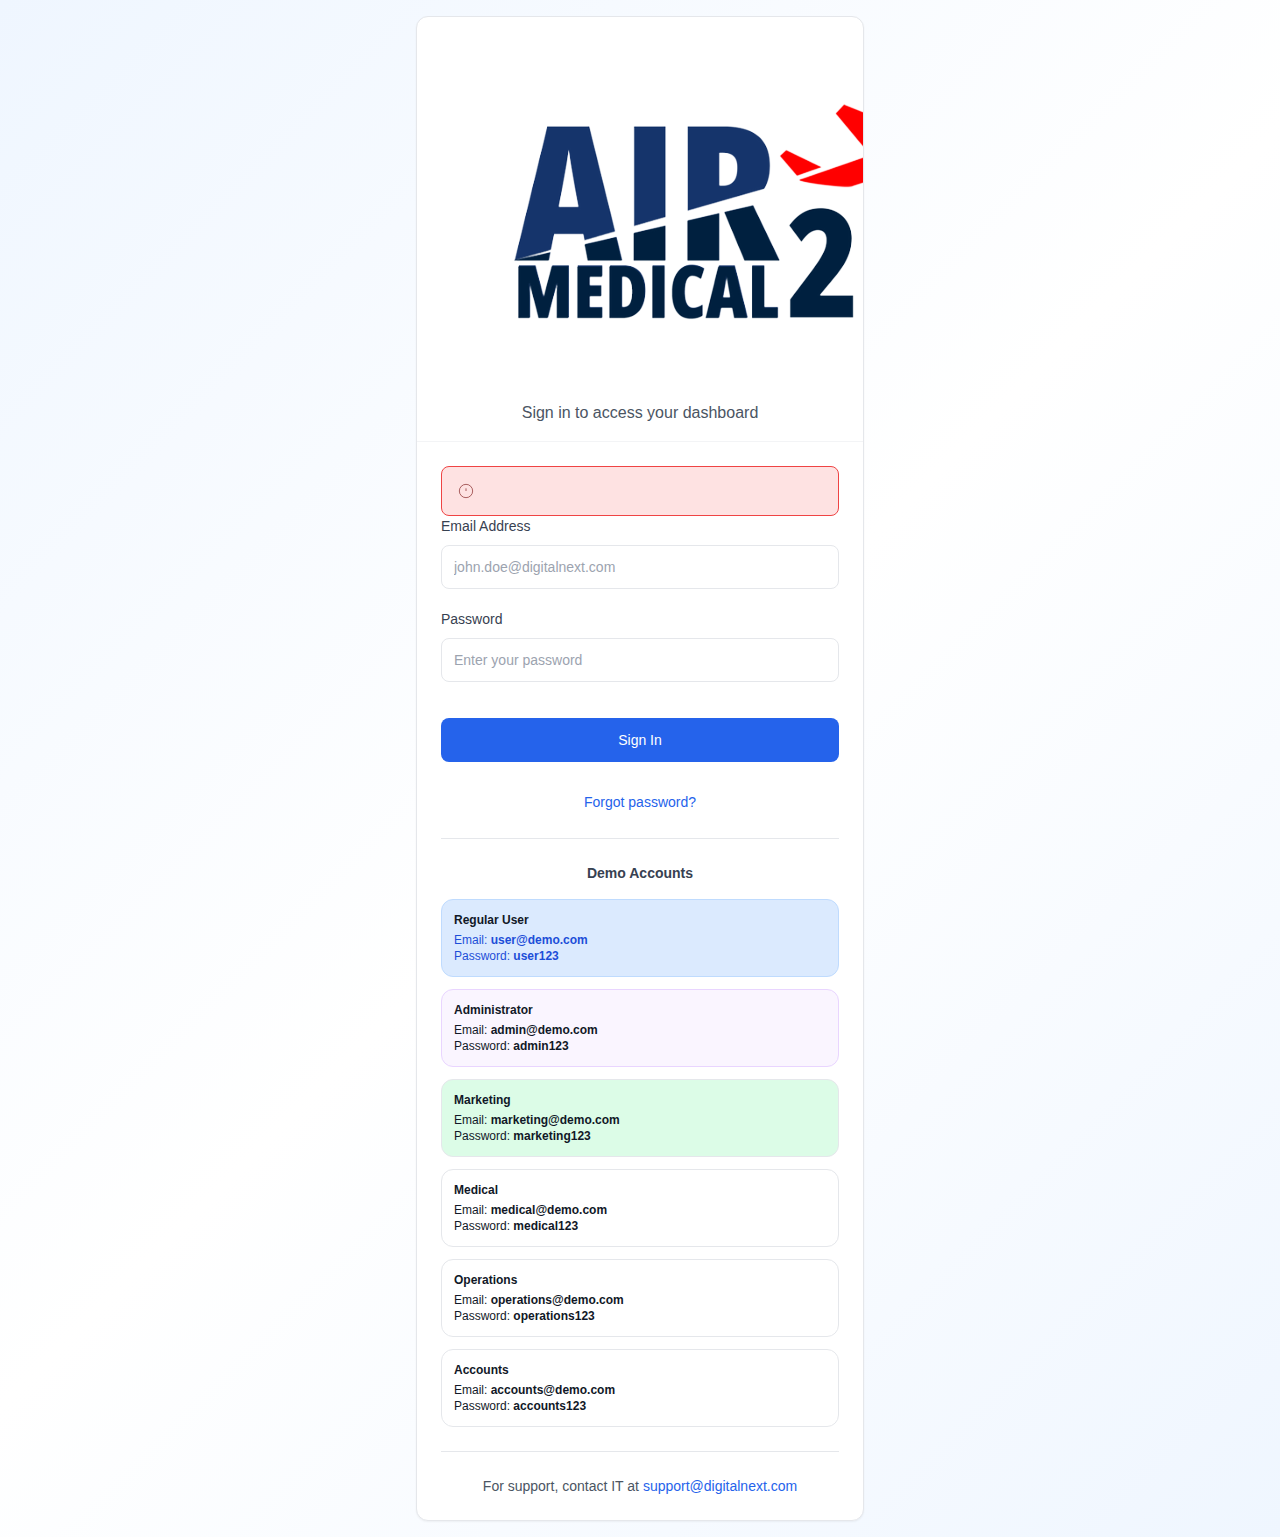
<file: admin-expenses.html>
<!DOCTYPE html>
<html lang="en">

<head>
    <meta charset="UTF-8">
    <meta name="viewport" content="width=device-width, initial-scale=1.0">
    <title>Expense Management - Air Medical 24x7</title>
    <link rel="stylesheet" href="style.css">
    <link rel="icon" type="image/png" href="assets/favicon.png">
</head>

<body>
    <div class="min-h-screen" style="background: rgb(250, 245, 255);">
        <div class="sidebar" style="background: rgb(250, 245, 255);">
            <div class="sidebar-logo"><img src="assets/air-medical-logo.png" alt="Air Medical 24x7"
                    onerror="this.style.display='none'"></div>
            <nav class="sidebar-nav">
                <a href="admin-dashboard.html" class="admin-sidebar-link"><svg class="icon"
                        xmlns="http://www.w3.org/2000/svg" viewBox="0 0 24 24">
                        <rect x="3" y="3" width="7" height="7"></rect>
                        <rect x="14" y="3" width="7" height="7"></rect>
                        <rect x="14" y="14" width="7" height="7"></rect>
                        <rect x="3" y="14" width="7" height="7"></rect>
                    </svg>Dashboard</a>
                <a href="admin-users.html" class="admin-sidebar-link"><svg class="icon"
                        xmlns="http://www.w3.org/2000/svg" viewBox="0 0 24 24">
                        <path d="M17 21v-2a4 4 0 0 0-4-4H5a4 4 0 0 0-4 4v2"></path>
                        <circle cx="9" cy="7" r="4"></circle>
                        <path d="M23 21v-2a4 4 0 0 0-3-3.87"></path>
                        <path d="M16 3.13a4 4 0 0 1 0 7.75"></path>
                    </svg>User Management</a>
                <a href="admin-cases.html" class="admin-sidebar-link"><svg class="icon"
                        xmlns="http://www.w3.org/2000/svg" viewBox="0 0 24 24">
                        <path d="M14 2H6a2 2 0 0 0-2 2v16a2 2 0 0 0 2 2h12a2 2 0 0 0 2-2V8z"></path>
                        <polyline points="14 2 14 8 20 8"></polyline>
                    </svg>All Cases</a>
                <a href="leads.html" class="admin-sidebar-link"><svg class="icon" xmlns="http://www.w3.org/2000/svg"
                        viewBox="0 0 24 24">
                        <path d="M16 21v-2a4 4 0 0 0-4-4H5a4 4 0 0 0-4 4v2"></path>
                        <circle cx="8.5" cy="7" r="4"></circle>
                        <line x1="20" y1="8" x2="20" y2="14"></line>
                        <line x1="23" y1="11" x2="17" y2="11"></line>
                    </svg>Leads</a>
                <a href="admin-expenses.html" class="admin-sidebar-link active"><svg class="icon"
                        xmlns="http://www.w3.org/2000/svg" viewBox="0 0 24 24">
                        <line x1="12" y1="1" x2="12" y2="23"></line>
                        <path d="M17 5H9.5a3.5 3.5 0 0 0 0 7h5a3.5 3.5 0 0 1 0 7H6"></path>
                    </svg>Expenses</a>
                <a href="documents.html" class="admin-sidebar-link"><svg class="icon" xmlns="http://www.w3.org/2000/svg"
                        viewBox="0 0 24 24">
                        <path d="M14 2H6a2 2 0 0 0-2 2v16a2 2 0 0 0 2 2h12a2 2 0 0 0 2-2V8z"></path>
                        <polyline points="14 2 14 8 20 8"></polyline>
                        <line x1="16" y1="13" x2="8" y2="13"></line>
                        <line x1="16" y1="17" x2="8" y2="17"></line>
                        <polyline points="10 9 9 9 8 9"></polyline>
                    </svg>Documents</a>
                <a href="admin-locations.html" class="admin-sidebar-link"><svg class="icon"
                        xmlns="http://www.w3.org/2000/svg" viewBox="0 0 24 24">
                        <path d="M21 10c0 7-9 13-9 13s-9-6-9-13a9 9 0 0 1 18 0z"></path>
                        <circle cx="12" cy="10" r="3"></circle>
                    </svg>Locations</a>
                <a href="settings.html" class="admin-sidebar-link"><svg class="icon" xmlns="http://www.w3.org/2000/svg"
                        viewBox="0 0 24 24">
                        <circle cx="12" cy="12" r="3"></circle>
                        <path
                            d="M12 1v6m0 6v6m5.196-15.804L13.464 7.46m-3.392 9.08-3.732 3.732m15.804-5.195L17.54 13.464m-9.08-3.392-3.732-3.732">
                        </path>
                    </svg>Settings</a>
            </nav>
        </div>

        <div class="admin-main-content">
            <header class="header" style="background: white; border-bottom-color: rgb(233, 213, 255);">
                <div class="flex-1 flex items-center"><button type="button" id="mobile-menu-btn"
                        class="btn-icon btn-ghost" style="display: none;"><svg class="icon"
                            xmlns="http://www.w3.org/2000/svg" viewBox="0 0 24 24">
                            <line x1="3" y1="12" x2="21" y2="12"></line>
                            <line x1="3" y1="6" x2="21" y2="6"></line>
                            <line x1="3" y1="18" x2="21" y2="18"></line>
                        </svg></button></div>
                <div class="header-actions">
                    <button class="btn-icon btn-ghost notification-btn"><svg class="icon"
                            xmlns="http://www.w3.org/2000/svg" viewBox="0 0 24 24">
                            <path d="M18 8A6 6 0 0 0 6 8c0 7-3 9-3 9h18s-3-2-3-9"></path>
                            <path d="M13.73 21a2 2 0 0 1-3.46 0"></path>
                        </svg><span class="notification-badge"></span></button>
                    <div class="user-dropdown">
                        <button id="user-dropdown-btn" class="user-btn">
                            <div class="user-avatar" style="background-color: rgb(107, 33, 168);">AU</div><span
                                class="hidden md:block text-sm font-medium text-gray-700">Admin</span>
                        </button>
                        <div id="user-dropdown-menu" class="dropdown-menu">
                            <div class="dropdown-header">
                                <p class="text-sm font-medium">Admin User</p>
                                <p class="text-xs text-gray-500">admin@demo.com</p>
                            </div>
                            <div class="dropdown-divider"></div>
                            <a href="#" data-logout class="dropdown-item danger"><svg class="icon-sm"
                                    xmlns="http://www.w3.org/2000/svg" viewBox="0 0 24 24">
                                    <path d="M9 21H5a2 2 0 0 1-2-2V5a2 2 0 0 1 2-2h4"></path>
                                    <polyline points="16 17 21 12 16 7"></polyline>
                                    <line x1="21" y1="12" x2="9" y2="12"></line>
                                </svg>Log out</a>
                        </div>
                    </div>
                </div>
            </header>

            <main class="content-area space-y-6">
                <div>
                    <h1 class="text-3xl font-bold text-gray-900">Expense Management</h1>
                    <p class="text-gray-600 mt-1">Review and approve staff expense submissions</p>
                </div>

                <!-- Statistics -->
                <div class="flex gap-4 overflow-x-auto pb-2">
                    <div class="card" style="border-color: rgb(233, 213, 255); flex: 1 1 0; min-width: 200px;">
                        <div class="card-header flex flex-row items-center justify-between"
                            style="padding-bottom: 0.5rem;">
                            <div class="text-sm font-medium text-gray-600">Pending</div>
                        </div>
                        <div class="card-content">
                            <div class="text-2xl font-bold text-gray-900" id="pending-count">0</div>
                            <p class="text-xs text-gray-500 mt-1" id="pending-amount">AED 0.00</p>
                        </div>
                    </div>
                    <div class="card" style="border-color: rgb(233, 213, 255); flex: 1 1 0; min-width: 200px;">
                        <div class="card-header flex flex-row items-center justify-between"
                            style="padding-bottom: 0.5rem;">
                            <div class="text-sm font-medium text-gray-600">Approved</div>
                        </div>
                        <div class="card-content">
                            <div class="text-2xl font-bold text-gray-900" id="approved-count">0</div>
                            <p class="text-xs text-gray-500 mt-1" id="approved-amount">AED 0.00</p>
                        </div>
                    </div>
                    <div class="card" style="border-color: rgb(233, 213, 255); flex: 1 1 0; min-width: 200px;">
                        <div class="card-header flex flex-row items-center justify-between"
                            style="padding-bottom: 0.5rem;">
                            <div class="text-sm font-medium text-gray-600">Rejected</div>
                        </div>
                        <div class="card-content">
                            <div class="text-2xl font-bold text-gray-900" id="rejected-count">0</div>
                            <p class="text-xs text-gray-500 mt-1" id="rejected-amount">AED 0.00</p>
                        </div>
                    </div>
                    <div class="card" style="border-color: rgb(233, 213, 255); flex: 1 1 0; min-width: 200px;">
                        <div class="card-header flex flex-row items-center justify-between"
                            style="padding-bottom: 0.5rem;">
                            <div class="text-sm font-medium text-gray-600">Total</div>
                        </div>
                        <div class="card-content">
                            <div class="text-2xl font-bold text-gray-900" id="total-count">0</div>
                            <p class="text-xs text-gray-500 mt-1" id="total-amount">AED 0.00</p>
                        </div>
                    </div>
                </div>

                <!-- Tabs -->
                <div class="flex gap-2 border-b border-gray-200">
                    <button class="tab-btn active" onclick="switchTab('pending')">Pending</button>
                    <button class="tab-btn" onclick="switchTab('approved')">Approved</button>
                    <button class="tab-btn" onclick="switchTab('rejected')">Rejected</button>
                    <button class="tab-btn" onclick="switchTab('all')">All</button>
                </div>

                <!-- Expenses List -->
                <div id="expenses-list" class="space-y-4"></div>
            </main>
        </div>
    </div>

    <script src="auth.js"></script>
    <script src="utils.js"></script>
    <script src="app.js"></script>
    <script>
        let expenses = [];
        let activeTab = 'pending';

        function loadExpenses() {
            expenses = Utils.loadFromStorage('expenses', []);
        }

        function updateStatistics() {
            const pending = expenses.filter(e => e.status === 'pending');
            const approved = expenses.filter(e => e.status === 'approved');
            const rejected = expenses.filter(e => e.status === 'rejected');

            document.getElementById('pending-count').textContent = pending.length;
            document.getElementById('pending-amount').textContent = Utils.formatCurrency(pending.reduce((sum, e) => sum + e.amount, 0));

            document.getElementById('approved-count').textContent = approved.length;
            document.getElementById('approved-amount').textContent = Utils.formatCurrency(approved.reduce((sum, e) => sum + e.amount, 0));

            document.getElementById('rejected-count').textContent = rejected.length;
            document.getElementById('rejected-amount').textContent = Utils.formatCurrency(rejected.reduce((sum, e) => sum + e.amount, 0));

            document.getElementById('total-count').textContent = expenses.length;
            document.getElementById('total-amount').textContent = Utils.formatCurrency(expenses.reduce((sum, e) => sum + e.amount, 0));
        }

        function switchTab(tab) {
            activeTab = tab;
            document.querySelectorAll('.tab-btn').forEach(btn => btn.classList.remove('active'));
            event.target.classList.add('active');
            renderExpenses();
        }

        function renderExpenses() {
            const container = document.getElementById('expenses-list');
            let filtered = expenses;

            if (activeTab !== 'all') {
                filtered = expenses.filter(e => e.status === activeTab);
            }

            if (filtered.length === 0) {
                container.innerHTML = '<div class="card" style="border-color: rgb(233, 213, 255);"><div class="card-content text-center py-12"><p class="text-gray-500">No expenses found in this category</p></div></div>';
                return;
            }

            container.innerHTML = filtered.map(expense => `
        <div class="card" style="border-color: rgb(233, 213, 255);">
          <div class="card-content">
            <div class="flex flex-col lg:flex-row lg:items-center justify-between gap-4">
              <div class="flex-1">
                <div class="flex items-center gap-2 flex-wrap mb-2">
                  <span class="font-semibold text-gray-900">${expense.id || 'N/A'}</span>
                  <span class="badge ${expense.status === 'approved' ? 'badge-success' : expense.status === 'rejected' ? 'badge-danger' : 'badge-default'}">${expense.status}</span>
                  ${expense.receipt ? '<span class="badge badge-primary">Receipt</span>' : ''}
                </div>
                <p class="text-2xl font-bold text-gray-900 mb-2">${Utils.formatCurrency(expense.amount)}</p>
                <p class="text-sm text-gray-600 mb-2">${expense.description}</p>
                <div class="flex items-center gap-4 text-xs text-gray-500 flex-wrap">
                  <span>📅 ${expense.date}</span>
                  <span>📍 ${expense.location || 'N/A'}</span>
                  <span>🏷️ ${expense.category}</span>
                  ${expense.caseName ? `<span>📋 ${expense.caseName}</span>` : ''}
                </div>
              </div>
              ${expense.status === 'pending' ? `
                <div class="flex gap-2">
                  <button class="btn btn-outline btn-sm" style="color: rgb(34, 197, 94); border-color: rgb(34, 197, 94);" onclick="approveExpense('${expense.id}')">Approve</button>
                  <button class="btn btn-outline btn-sm" style="color: rgb(220, 38, 38); border-color: rgb(220, 38, 38);" onclick="rejectExpense('${expense.id}')">Reject</button>
                </div>
              ` : ''}
            </div>
          </div>
        </div>
      `).join('');
        }

        function approveExpense(id) {
            const index = expenses.findIndex(e => e.id === id);
            if (index !== -1) {
                expenses[index].status = 'approved';
                expenses[index].approvedAt = new Date().toISOString();
                Utils.saveToStorage('expenses', expenses);
                updateStatistics();
                renderExpenses();
                Utils.showToast('Expense approved successfully', 'success');
            }
        }

        function rejectExpense(id) {
            const index = expenses.findIndex(e => e.id === id);
            if (index !== -1) {
                expenses[index].status = 'rejected';
                expenses[index].rejectedAt = new Date().toISOString();
                Utils.saveToStorage('expenses', expenses);
                updateStatistics();
                renderExpenses();
                Utils.showToast('Expense rejected', 'success');
            }
        }

        document.addEventListener('DOMContentLoaded', () => {
            Auth.requireAuth(true);
            loadExpenses();
            updateStatistics();
            renderExpenses();
        });
    </script>
    <style>
        @media (max-width: 1023px) {
            #mobile-menu-btn {
                display: inline-flex !important;
            }
        }
    </style>
</body>

</html>
</file>
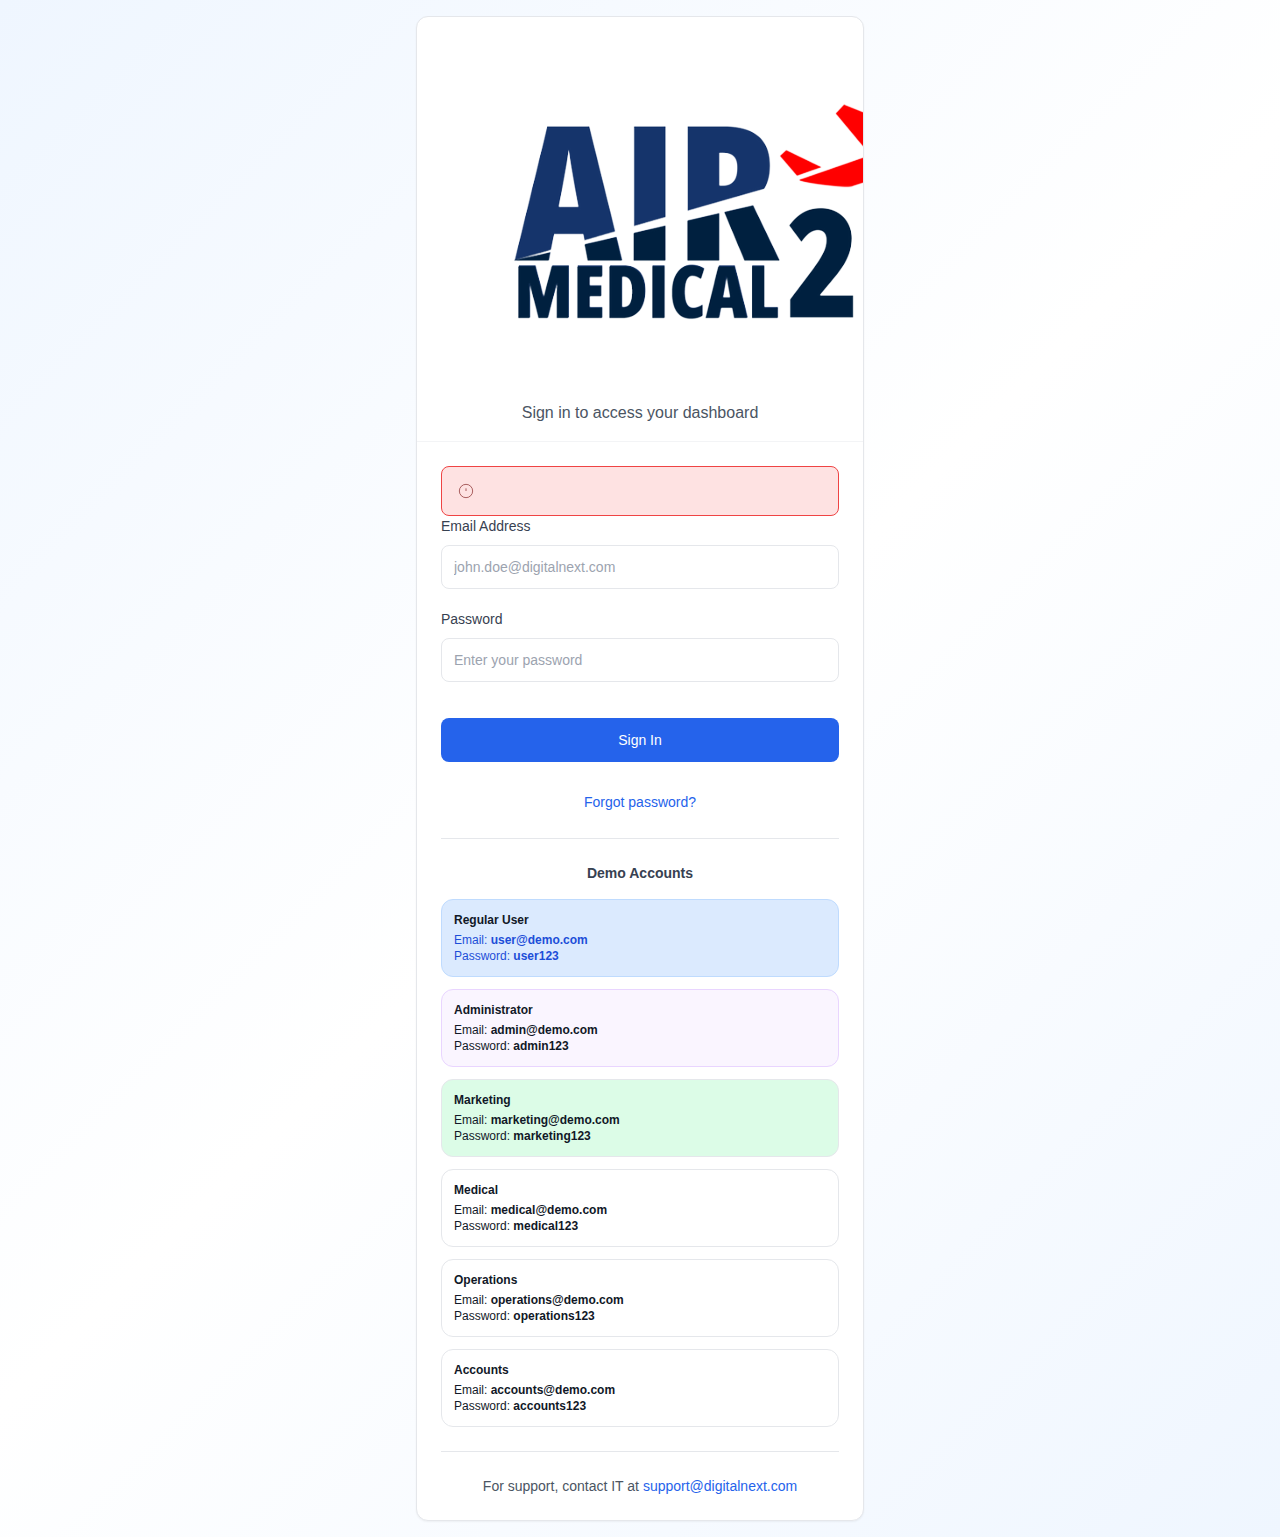
<file: admin-locations.html>
<!DOCTYPE html>
<html lang="en">

<head>
    <meta charset="UTF-8">
    <meta name="viewport" content="width=device-width, initial-scale=1.0">
    <title>Staff Locations - Air Medical 24x7</title>
    <link rel="stylesheet" href="style.css">
    <link rel="icon" type="image/png" href="assets/favicon.png">
</head>

<body>
    <div class="min-h-screen" style="background: rgb(250, 245, 255);">
        <div class="sidebar" style="background: rgb(250, 245, 255);">
            <div class="sidebar-logo"><img src="assets/air-medical-logo.png" alt="Air Medical 24x7"
                    onerror="this.style.display='none'"></div>
            <nav class="sidebar-nav">
                <a href="admin-dashboard.html" class="admin-sidebar-link"><svg class="icon"
                        xmlns="http://www.w3.org/2000/svg" viewBox="0 0 24 24">
                        <rect x="3" y="3" width="7" height="7"></rect>
                        <rect x="14" y="3" width="7" height="7"></rect>
                        <rect x="14" y="14" width="7" height="7"></rect>
                        <rect x="3" y="14" width="7" height="7"></rect>
                    </svg>Dashboard</a>
                <a href="admin-users.html" class="admin-sidebar-link"><svg class="icon"
                        xmlns="http://www.w3.org/2000/svg" viewBox="0 0 24 24">
                        <path d="M17 21v-2a4 4 0 0 0-4-4H5a4 4 0 0 0-4 4v2"></path>
                        <circle cx="9" cy="7" r="4"></circle>
                        <path d="M23 21v-2a4 4 0 0 0-3-3.87"></path>
                        <path d="M16 3.13a4 4 0 0 1 0 7.75"></path>
                    </svg>User Management</a>
                <a href="admin-cases.html" class="admin-sidebar-link"><svg class="icon"
                        xmlns="http://www.w3.org/2000/svg" viewBox="0 0 24 24">
                        <path d="M14 2H6a2 2 0 0 0-2 2v16a2 2 0 0 0 2 2h12a2 2 0 0 0 2-2V8z"></path>
                        <polyline points="14 2 14 8 20 8"></polyline>
                    </svg>All Cases</a>
                <a href="leads.html" class="admin-sidebar-link"><svg class="icon" xmlns="http://www.w3.org/2000/svg"
                        viewBox="0 0 24 24">
                        <path d="M16 21v-2a4 4 0 0 0-4-4H5a4 4 0 0 0-4 4v2"></path>
                        <circle cx="8.5" cy="7" r="4"></circle>
                        <line x1="20" y1="8" x2="20" y2="14"></line>
                        <line x1="23" y1="11" x2="17" y2="11"></line>
                    </svg>Leads</a>
                <a href="admin-expenses.html" class="admin-sidebar-link"><svg class="icon"
                        xmlns="http://www.w3.org/2000/svg" viewBox="0 0 24 24">
                        <line x1="12" y1="1" x2="12" y2="23"></line>
                        <path d="M17 5H9.5a3.5 3.5 0 0 0 0 7h5a3.5 3.5 0 0 1 0 7H6"></path>
                    </svg>Expenses</a>
                <a href="documents.html" class="admin-sidebar-link"><svg class="icon" xmlns="http://www.w3.org/2000/svg"
                        viewBox="0 0 24 24">
                        <path d="M14 2H6a2 2 0 0 0-2 2v16a2 2 0 0 0 2 2h12a2 2 0 0 0 2-2V8z"></path>
                        <polyline points="14 2 14 8 20 8"></polyline>
                        <line x1="16" y1="13" x2="8" y2="13"></line>
                        <line x1="16" y1="17" x2="8" y2="17"></line>
                        <polyline points="10 9 9 9 8 9"></polyline>
                    </svg>Documents</a>
                <a href="admin-locations.html" class="admin-sidebar-link active"><svg class="h-3 w-3" style="width: 0.75rem; height: 0.75rem; flex-shrink: 0;" xmlns="http://www.w3.org/2000/svg" viewBox="0 0 24 24" fill="none" stroke="currentColor"><path d="M21 10c0 7-9 13-9 13s-9-6-9-13a9 9 0 0 1 18 0z"></path>
                        <circle cx="12" cy="10" r="3"></circle>
                    </svg>Locations</a>
                <a href="settings.html" class="admin-sidebar-link"><svg class="icon" xmlns="http://www.w3.org/2000/svg"
                        viewBox="0 0 24 24">
                        <circle cx="12" cy="12" r="3"></circle>
                        <path
                            d="M12 1v6m0 6v6m5.196-15.804L13.464 7.46m-3.392 9.08-3.732 3.732m15.804-5.195L17.54 13.464m-9.08-3.392-3.732-3.732">
                        </path>
                    </svg>Settings</a>
            </nav>
        </div>

        <div class="admin-main-content">
            <header class="header" style="background: white; border-bottom-color: rgb(233, 213, 255);">
                <div class="flex-1 flex items-center"><button type="button" id="mobile-menu-btn"
                        class="btn-icon btn-ghost hidden"><svg class="icon"
                            xmlns="http://www.w3.org/2000/svg" viewBox="0 0 24 24">
                            <line x1="3" y1="12" x2="21" y2="12"></line>
                            <line x1="3" y1="6" x2="21" y2="6"></line>
                            <line x1="3" y1="18" x2="21" y2="18"></line>
                        </svg></button></div>
                <div class="header-actions">
                    <button class="btn-icon btn-ghost notification-btn"><svg class="icon"
                            xmlns="http://www.w3.org/2000/svg" viewBox="0 0 24 24">
                            <path d="M18 8A6 6 0 0 0 6 8c0 7-3 9-3 9h18s-3-2-3-9"></path>
                            <path d="M13.73 21a2 2 0 0 1-3.46 0"></path>
                        </svg><span class="notification-badge"></span></button>
                    <div class="user-dropdown">
                        <button id="user-dropdown-btn" class="user-btn">
                            <div class="user-avatar" style="background-color: rgb(107, 33, 168);">AU</div><span
                                class="hidden md:block text-sm font-medium text-gray-700">Admin</span>
                        </button>
                        <div id="user-dropdown-menu" class="dropdown-menu">
                            <div class="dropdown-header">
                                <p class="text-sm font-medium">Admin User</p>
                                <p class="text-xs text-gray-500">admin@demo.com</p>
                            </div>
                            <div class="dropdown-divider"></div>
                            <a href="#" data-logout class="dropdown-item danger"><svg class="icon-sm"
                                    xmlns="http://www.w3.org/2000/svg" viewBox="0 0 24 24">
                                    <path d="M9 21H5a2 2 0 0 1-2-2V5a2 2 0 0 1 2-2h4"></path>
                                    <polyline points="16 17 21 12 16 7"></polyline>
                                    <line x1="21" y1="12" x2="9" y2="12"></line>
                                </svg>Log out</a>
                        </div>
                    </div>
                </div>
            </header>

            <main class="content-area space-y-6">
                <div>
                    <h1 class="text-3xl font-bold text-gray-900">Staff Location Tracking</h1>
                    <p class="text-gray-600 mt-1">Monitor staff locations and activity</p>
                </div>

                <!-- Statistics -->
                <div class="flex gap-4 overflow-x-auto pb-2">
                    <div class="card" style="border-color: rgb(233, 213, 255); flex: 1 1 0; min-width: 200px;">
                        <div class="card-header flex flex-row items-center justify-between"
                            style="padding: 1rem; padding-bottom: 0.5rem;">
                            <div class="text-sm font-medium text-gray-600">Total Staff</div>
                        </div>
                        <div class="card-content">
                            <div class="text-2xl font-bold text-gray-900" id="total-staff">0</div>
                            <p class="text-xs text-gray-500 mt-1">Active users</p>
                        </div>
                    </div>
                    <div class="card" style="border-color: rgb(233, 213, 255); flex: 1 1 0; min-width: 200px;">
                        <div class="card-header flex flex-row items-center justify-between"
                            style="padding: 1rem; padding-bottom: 0.5rem;">
                            <div class="text-sm font-medium text-gray-600">Clocked In</div>
                        </div>
                        <div class="card-content">
                            <div class="text-2xl font-bold text-gray-900" id="clocked-in">0</div>
                            <p class="text-xs text-gray-500 mt-1">On duty now</p>
                        </div>
                    </div>
                    <div class="card" style="border-color: rgb(233, 213, 255); flex: 1 1 0; min-width: 200px;">
                        <div class="card-header flex flex-row items-center justify-between"
                            style="padding: 1rem; padding-bottom: 0.5rem;">
                            <div class="text-sm font-medium text-gray-600">Location Updates</div>
                        </div>
                        <div class="card-content">
                            <div class="text-2xl font-bold text-gray-900" id="location-updates">0</div>
                            <p class="text-xs text-gray-500 mt-1">Total events</p>
                        </div>
                    </div>
                    <div class="card" style="border-color: rgb(233, 213, 255); flex: 1 1 0; min-width: 200px;">
                        <div class="card-header flex flex-row items-center justify-between"
                            style="padding: 1rem; padding-bottom: 0.5rem;">
                            <div class="text-sm font-medium text-gray-600">Last Update</div>
                        </div>
                        <div class="card-content">
                            <div class="text-sm font-bold text-gray-900" id="last-update">N/A</div>
                            <p class="text-xs text-gray-500 mt-1">Most recent</p>
                        </div>
                    </div>
                </div>

                <!-- Current Staff Status -->
                <div class="card" style="border-color: rgb(233, 213, 255);">
                    <div class="card-header">
                        <div class="card-title">Current Staff Status</div>
                        <div class="card-description">Real-time clock-in status</div>
                    </div>
                    <div class="card-content">
                        <div id="staff-status" class="space-y-3"></div>
                    </div>
                </div>

                <!-- Recent Location Activity -->
                <div class="card" style="border-color: rgb(233, 213, 255);">
                    <div class="card-header">
                        <div class="card-title">Recent Location Activity</div>
                        <div class="card-description">Latest location updates from all staff</div>
                    </div>
                    <div class="card-content">
                        <div id="location-activity" class="space-y-3"></div>
                    </div>
                </div>
            </main>
        </div>
    </div>

    <script src="auth.js"></script>
    <script src="utils.js"></script>
    <script src="app.js"></script>
    <script>
        const mockStaff = [
            { id: 1, name: 'John Doe', email: 'user@demo.com', clockedIn: true },
            { id: 2, name: 'Jane Smith', email: 'jane@demo.com', clockedIn: true },
            { id: 3, name: 'Mike Johnson', email: 'mike@demo.com', clockedIn: false },
            { id: 4, name: 'Sarah Williams', email: 'sarah@demo.com', clockedIn: true },
        ];

        function updateStatistics() {
            const locationHistory = Utils.loadFromStorage('locationHistory', []);
            const clockedIn = mockStaff.filter(s => s.clockedIn).length;

            document.getElementById('total-staff').textContent = mockStaff.length;
            document.getElementById('clocked-in').textContent = clockedIn;
            document.getElementById('location-updates').textContent = locationHistory.length;

            if (locationHistory.length > 0) {
                const latest = locationHistory[locationHistory.length - 1];
                const date = new Date(latest.timestamp);
                document.getElementById('last-update').textContent = date.toLocaleTimeString('en-US', { hour: '2-digit', minute: '2-digit' });
            }
        }

        function renderStaffStatus() {
            const container = document.getElementById('staff-status');

            container.innerHTML = mockStaff.map(staff => `
        <div class="flex items-center justify-between p-4 border border-gray-200 rounded-lg">
          <div class="flex items-center gap-3">
            <div class="user-avatar" style="background-color: ${staff.clockedIn ? 'rgb(34, 197, 94)' : 'rgb(156, 163, 175)'};">${staff.name.split(' ').map(n => n[0]).join('')}</div>
            <div>
              <p class="text-sm font-medium text-gray-900">${staff.name}</p>
              <p class="text-xs text-gray-500">${staff.email}</p>
            </div>
          </div>
          <div class="flex items-center gap-3">
            <span class="badge ${staff.clockedIn ? 'badge-success' : 'badge-default'}">${staff.clockedIn ? 'On Duty' : 'Off Duty'}</span>
            ${staff.clockedIn ? '<svg class="h-3 w-3" style="width: 0.75rem; height: 0.75rem; flex-shrink: 0;" xmlns="http://www.w3.org/2000/svg" viewBox="0 0 24 24" fill="none" stroke="currentColor"><path d="M21 10c0 7-9 13-9 13s-9-6-9-13a9 9 0 0 1 18 0z"></path><circle cx="12" cy="10" r="3"></circle></svg>' : ''}
          </div>
        </div>
      `).join('');
        }

        function renderLocationActivity() {
            const container = document.getElementById('location-activity');
            const locationHistory = Utils.loadFromStorage('locationHistory', []);

            if (locationHistory.length === 0) {
                container.innerHTML = '<div class="text-center py-8"><p class="text-gray-500">No location activity yet</p></div>';
                return;
            }

            const sortedHistory = [...locationHistory].sort((a, b) => new Date(b.timestamp) - new Date(a.timestamp)).slice(0, 10);

            container.innerHTML = sortedHistory.map(item => {
                const date = new Date(item.timestamp);
                const formattedDate = date.toLocaleDateString('en-US', { month: 'short', day: 'numeric' });
                const formattedTime = date.toLocaleTimeString('en-US', { hour: '2-digit', minute: '2-digit' });

                return `
          <div class="flex items-start gap-4 p-4 border border-gray-200 rounded-lg">
            <div class="flex-shrink-0 w-10 h-10 rounded-full ${item.type === 'Clock In' ? 'bg-green-100' : 'bg-red-100'} flex items-center justify-center">
              <svg class="h-5 w-5 ${item.type === 'Clock In' ? 'text-green-600' : 'text-red-600'}" xmlns="http://www.w3.org/2000/svg" viewBox="0 0 24 24" fill="none" stroke="currentColor" stroke-width="2">
                ${item.type === 'Clock In' ? '<path d="M15 3h4a2 2 0 0 1 2 2v14a2 2 0 0 1-2 2h-4"></path><polyline points="10 17 15 12 10 7"></polyline><line x1="15" y1="12" x2="3" y2="12"></line>' : '<path d="M9 21H5a2 2 0 0 1-2-2V5a2 2 0 0 1 2-2h4"></path><polyline points="16 17 21 12 16 7"></polyline><line x1="21" y1="12" x2="9" y2="12"></line>'}
              </svg>
            </div>
            <div class="flex-1">
              <div class="flex items-center gap-2 mb-1">
                <p class="font-medium text-gray-900">${item.type}</p>
                <span class="badge ${item.type === 'Clock In' ? 'badge-success' : 'badge-danger'}">${item.type}</span>
              </div>
              <p class="text-sm text-gray-600">${formattedDate} at ${formattedTime}</p>
              ${item.location ? `
                <div class="flex items-center gap-1 mt-2 text-xs text-gray-500">
                  <svg class="h-3 w-3" style="width: 0.75rem; height: 0.75rem; flex-shrink: 0;" xmlns="http://www.w3.org/2000/svg" viewBox="0 0 24 24" fill="none" stroke="currentColor"><path d="M21 10c0 7-9 13-9 13s-9-6-9-13a9 9 0 0 1 18 0z"></path>
                    <circle cx="12" cy="10" r="3"></circle>
                  </svg>
                  <span>${item.location.latitude.toFixed(6)}ÃƒÆ’Ã†â€™ÃƒÂ¢Ã¢â€šÂ¬Ã…Â¡ÃƒÆ’Ã¢â‚¬Å¡Ãƒâ€šÃ‚Â° N, ${item.location.longitude.toFixed(6)}ÃƒÆ’Ã†â€™ÃƒÂ¢Ã¢â€šÂ¬Ã…Â¡ÃƒÆ’Ã¢â‚¬Å¡Ãƒâ€šÃ‚Â° E</span>
                </div>
              ` : ''}
            </div>
          </div>
        `;
            }).join('');
        }

        document.addEventListener('DOMContentLoaded', () => {
            Auth.requireAuth(true);
            updateStatistics();
            renderStaffStatus();
            renderLocationActivity();
        });
    </script>
    <style>
        @media (max-width: 1023px) {
            #mobile-menu-btn {
                display: inline-flex !important;
            }
        }
    </style>
</body>

</html>
</file>
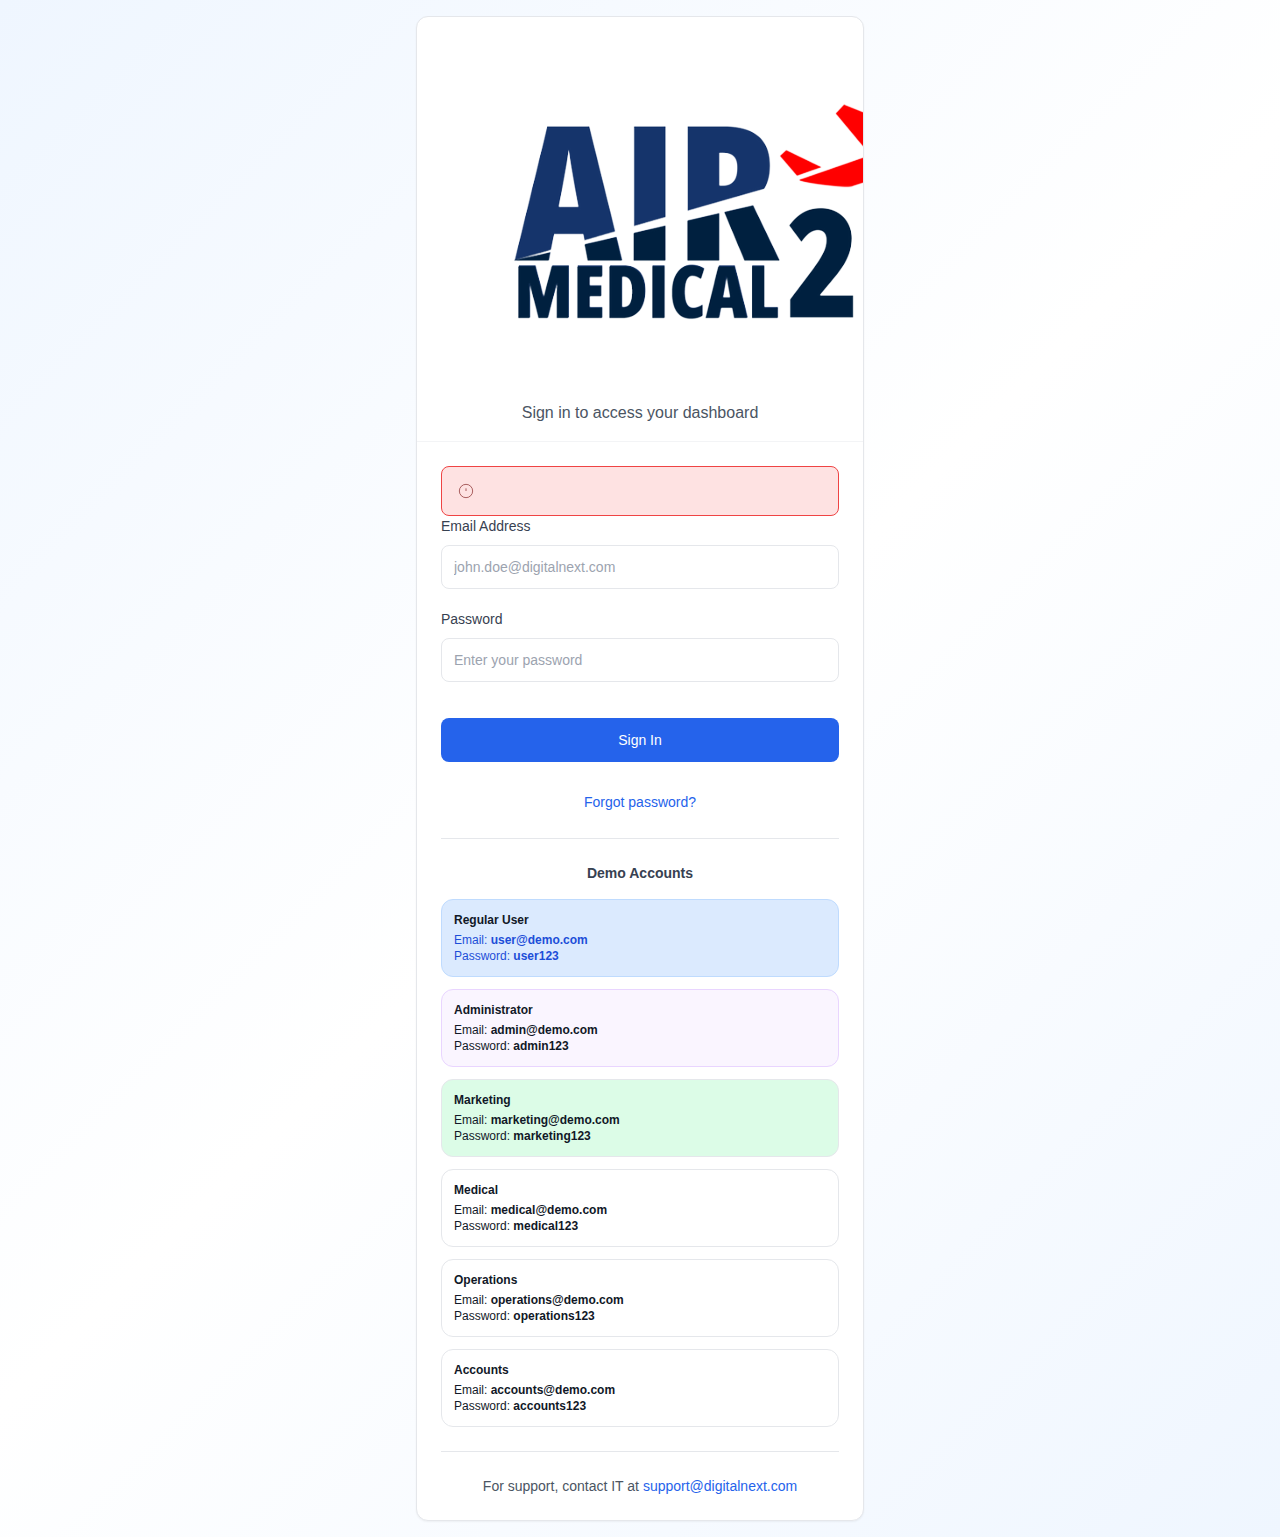
<file: admin-users.html>
﻿<!DOCTYPE html>
<html lang="en">

<head>
  <meta charset="UTF-8">
  <meta name="viewport" content="width=device-width, initial-scale=1.0">
  <title>User Management - Air Medical 24x7</title>
  <link rel="stylesheet" href="style.css">
  <link rel="icon" type="image/png" href="assets/favicon.png">
</head>

<body>
  <div class="min-h-screen" style="background: rgb(250, 245, 255);">
    <div class="sidebar" style="background: rgb(250, 245, 255);">
      <div class="sidebar-logo"><img src="assets/air-medical-logo.png" alt="Air Medical 24x7"
          onerror="this.style.display='none'"></div>
      <nav class="sidebar-nav">
        <a href="admin-dashboard.html" class="admin-sidebar-link"><svg class="icon" xmlns="http://www.w3.org/2000/svg"
            viewBox="0 0 24 24">
            <rect x="3" y="3" width="7" height="7"></rect>
            <rect x="14" y="3" width="7" height="7"></rect>
            <rect x="14" y="14" width="7" height="7"></rect>
            <rect x="3" y="14" width="7" height="7"></rect>
          </svg>Dashboard</a>
        <a href="admin-users.html" class="admin-sidebar-link active"><svg class="icon"
            xmlns="http://www.w3.org/2000/svg" viewBox="0 0 24 24">
            <path d="M17 21v-2a4 4 0 0 0-4-4H5a4 4 0 0 0-4 4v2"></path>
            <circle cx="9" cy="7" r="4"></circle>
            <path d="M23 21v-2a4 4 0 0 0-3-3.87"></path>
            <path d="M16 3.13a4 4 0 0 1 0 7.75"></path>
          </svg>User Management</a>
        <a href="admin-cases.html" class="admin-sidebar-link"><svg class="icon" xmlns="http://www.w3.org/2000/svg"
            viewBox="0 0 24 24">
            <path d="M14 2H6a2 2 0 0 0-2 2v16a2 2 0 0 0 2 2h12a2 2 0 0 0 2-2V8z"></path>
            <polyline points="14 2 14 8 20 8"></polyline>
          </svg>All Cases</a>
        <a href="leads.html" class="admin-sidebar-link"><svg class="icon" xmlns="http://www.w3.org/2000/svg"
            viewBox="0 0 24 24">
            <path d="M16 21v-2a4 4 0 0 0-4-4H5a4 4 0 0 0-4 4v2"></path>
            <circle cx="8.5" cy="7" r="4"></circle>
            <line x1="20" y1="8" x2="20" y2="14"></line>
            <line x1="23" y1="11" x2="17" y2="11"></line>
          </svg>Leads</a>
        <a href="admin-expenses.html" class="admin-sidebar-link"><svg class="icon" xmlns="http://www.w3.org/2000/svg"
            viewBox="0 0 24 24">
            <line x1="12" y1="1" x2="12" y2="23"></line>
            <path d="M17 5H9.5a3.5 3.5 0 0 0 0 7h5a3.5 3.5 0 0 1 0 7H6"></path>
          </svg>Expenses</a>
        <a href="documents.html" class="admin-sidebar-link"><svg class="icon" xmlns="http://www.w3.org/2000/svg"
            viewBox="0 0 24 24">
            <path d="M14 2H6a2 2 0 0 0-2 2v16a2 2 0 0 0 2 2h12a2 2 0 0 0 2-2V8z"></path>
            <polyline points="14 2 14 8 20 8"></polyline>
            <line x1="16" y1="13" x2="8" y2="13"></line>
            <line x1="16" y1="17" x2="8" y2="17"></line>
            <polyline points="10 9 9 9 8 9"></polyline>
          </svg>Documents</a>
        <a href="admin-locations.html" class="admin-sidebar-link"><svg class="icon" xmlns="http://www.w3.org/2000/svg"
            viewBox="0 0 24 24">
            <path d="M21 10c0 7-9 13-9 13s-9-6-9-13a9 9 0 0 1 18 0z"></path>
            <circle cx="12" cy="10" r="3"></circle>
          </svg>Locations</a>
        <a href="settings.html" class="admin-sidebar-link"><svg class="icon" xmlns="http://www.w3.org/2000/svg"
            viewBox="0 0 24 24">
            <circle cx="12" cy="12" r="3"></circle>
            <path
              d="M12 1v6m0 6v6m5.196-15.804L13.464 7.46m-3.392 9.08-3.732 3.732m15.804-5.195L17.54 13.464m-9.08-3.392-3.732-3.732">
            </path>
          </svg>Settings</a>
      </nav>
    </div>

    <div class="admin-main-content">
      <header class="header" style="background: white; border-bottom-color: rgb(233, 213, 255);">
        <div class="flex-1 flex items-center"><button type="button" id="mobile-menu-btn" class="btn-icon btn-ghost"
            style="display: none;"><svg class="icon" xmlns="http://www.w3.org/2000/svg" viewBox="0 0 24 24">
              <line x1="3" y1="12" x2="21" y2="12"></line>
              <line x1="3" y1="6" x2="21" y2="6"></line>
              <line x1="3" y1="18" x2="21" y2="18"></line>
            </svg></button></div>
        <div class="header-actions">
          <button class="btn-icon btn-ghost notification-btn"><svg class="icon" xmlns="http://www.w3.org/2000/svg"
              viewBox="0 0 24 24">
              <path d="M18 8A6 6 0 0 0 6 8c0 7-3 9-3 9h18s-3-2-3-9"></path>
              <path d="M13.73 21a2 2 0 0 1-3.46 0"></path>
            </svg><span class="notification-badge"></span></button>
          <div class="user-dropdown">
            <button id="user-dropdown-btn" class="user-btn">
              <div class="user-avatar" style="background-color: rgb(107, 33, 168);">AU</div><span
                class="hidden md:block text-sm font-medium text-gray-700" id="user-display-name">Admin</span>
            </button>
            <div id="user-dropdown-menu" class="dropdown-menu">
              <div class="dropdown-header">
                <p class="text-sm font-medium">Admin User</p>
                <p class="text-xs text-gray-500">admin@demo.com</p>
              </div>
              <div class="dropdown-divider"></div>
              <a href="#" data-logout class="dropdown-item danger"><svg class="icon-sm"
                  xmlns="http://www.w3.org/2000/svg" viewBox="0 0 24 24">
                  <path d="M9 21H5a2 2 0 0 1-2-2V5a2 2 0 0 1 2-2h4"></path>
                  <polyline points="16 17 21 12 16 7"></polyline>
                  <line x1="21" y1="12" x2="9" y2="12"></line>
                </svg>Log out</a>
            </div>
          </div>
        </div>
      </header>

      <main class="content-area space-y-6">
        <div class="flex flex-col lg:flex-row lg:items-center lg:justify-between gap-4">
          <div>
            <h1 class="text-3xl font-bold text-gray-900">User Management</h1>
            <p class="text-gray-600 mt-1">Manage paramedic staff accounts</p>
          </div>
          <button class="btn btn-primary" onclick="openAddUserModal()"><svg class="mr-2 h-4 w-4"
              xmlns="http://www.w3.org/2000/svg" viewBox="0 0 24 24" fill="none" stroke="currentColor">
              <line x1="12" y1="5" x2="12" y2="19"></line>
              <line x1="5" y1="12" x2="19" y2="12"></line>
            </svg>Add New User</button>
        </div>

        <!-- Search Bar -->
        <div class="card" style="border-color: rgb(233, 213, 255);">
          <div class="card-content">
            <div class="relative">
              <svg class="absolute left-3 top-1/2 -translate-y-1/2 h-4 w-4 text-gray-400"
                xmlns="http://www.w3.org/2000/svg" viewBox="0 0 24 24" fill="none" stroke="currentColor">
                <circle cx="11" cy="11" r="8"></circle>
                <path d="m21 21-4.35-4.35"></path>
              </svg>
              <input type="text" class="input pl-10" placeholder="Search users by name or email..." id="search-input"
                oninput="filterUsers()">
            </div>
          </div>
        </div>

        <!-- Users Table -->
        <div class="card" style="border-color: rgb(233, 213, 255);">
          <div class="card-header">
            <div class="card-title">All Users</div>
            <div class="card-description">Manage staff accounts and permissions</div>
          </div>
          <div class="card-content">
            <div class="overflow-x-auto">
              <table class="w-full">
                <thead>
                  <tr class="border-b border-gray-200">
                    <th class="text-left p-3 text-sm font-medium text-gray-600">User</th>
                    <th class="text-left p-3 text-sm font-medium text-gray-600">Role</th>
                    <th class="text-left p-3 text-sm font-medium text-gray-600">Status</th>
                    <th class="text-left p-3 text-sm font-medium text-gray-600">Joined</th>
                    <th class="text-right p-3 text-sm font-medium text-gray-600">Actions</th>
                  </tr>
                </thead>
                <tbody id="users-table-body"></tbody>
              </table>
            </div>
          </div>
        </div>
      </main>
    </div>
  </div>

  <!-- Add/Edit User Modal -->
  <div id="user-modal" class="hidden"
    style="display: none; position: fixed; top: 0; left: 0; right: 0; bottom: 0; background-color: rgba(0, 0, 0, 0.5); z-index: 9999; overflow-y: auto; padding: 20px;">
    <div class="modal" style="max-width: 500px; margin: 50px auto; position: relative;">
      <div class="modal-header">
        <h3 class="modal-title" id="modal-title">Add New User</h3>
        <button class="modal-close" onclick="Utils.hideModal('user-modal')" type="button">&times;</button>
      </div>
      <form id="user-form">
        <div class="modal-body space-y-4">
          <div class="form-group">
            <label class="label">Full Name *</label>
            <input type="text" class="input" id="user-name" required>
          </div>
          <div class="form-group">
            <label class="label">Email *</label>
            <input type="email" class="input" id="user-email" required>
          </div>
          <div class="form-group">
            <label class="label">Role *</label>
            <select class="input" id="user-role" required>
              <option value="user">Paramedic Staff</option>
              <option value="admin">Administrator</option>
            </select>
          </div>
          <div class="form-group">
            <label class="label">Employee ID *</label>
            <input type="text" class="input" id="user-employee-id" required>
          </div>
          <div class="form-group">
            <label class="label">Status *</label>
            <select class="input" id="user-status" required>
              <option value="active">Active</option>
              <option value="inactive">Inactive</option>
            </select>
          </div>
        </div>
        <div class="modal-footer">
          <button type="button" class="btn btn-outline" onclick="Utils.hideModal('user-modal')">Cancel</button>
          <button type="submit" class="btn btn-primary">Save User</button>
        </div>
      </form>
    </div>
  </div>

  <!-- Delete Confirmation Modal -->
  <div id="delete-modal" class="hidden"
    style="display: none; position: fixed; top: 0; left: 0; right: 0; bottom: 0; background-color: rgba(0, 0, 0, 0.5); z-index: 9999; overflow-y: auto; padding: 20px;">
    <div class="modal" style="max-width: 400px; margin: 100px auto; position: relative;">
      <div class="modal-header">
        <h3 class="modal-title">Confirm Deletion</h3>
        <button class="modal-close" onclick="Utils.hideModal('delete-modal')" type="button">&times;</button>
      </div>
      <div class="modal-body">
        <p class="text-gray-600">Are you sure you want to delete this user? This action cannot be undone.</p>
      </div>
      <div class="modal-footer">
        <button type="button" class="btn btn-outline" onclick="Utils.hideModal('delete-modal')">Cancel</button>
        <button type="button" class="btn" style="background-color: rgb(220, 38, 38); color: white;"
          onclick="confirmDelete()">Delete User</button>
      </div>
    </div>
  </div>

  <script src="auth.js"></script>
  <script src="utils.js"></script>
  <script src="app.js"></script>
  <script>
    let users = [];
    let editingUserId = null;
    let deletingUserId = null;

    const defaultUsers = [
      { id: 1, name: 'John Doe', email: 'user@demo.com', role: 'user', employeeId: 'EMP-2024-001', status: 'active', joinedDate: '2024-01-15' },
      { id: 2, name: 'Jane Smith', email: 'jane@demo.com', role: 'user', employeeId: 'EMP-2024-002', status: 'active', joinedDate: '2024-02-01' },
      { id: 3, name: 'Mike Johnson', email: 'mike@demo.com', role: 'user', employeeId: 'EMP-2024-003', status: 'active', joinedDate: '2024-02-15' },
      { id: 4, name: 'Admin User', email: 'admin@demo.com', role: 'admin', employeeId: 'EMP-ADMIN-001', status: 'active', joinedDate: '2024-01-01' },
    ];

    function loadUsers() {
      const saved = Utils.loadFromStorage('adminUsers');
      users = saved && saved.length > 0 ? saved : defaultUsers;
      if (!saved) Utils.saveToStorage('adminUsers', users);
    }

    function renderUsers(filteredUsers = users) {
      const tbody = document.getElementById('users-table-body');

      if (filteredUsers.length === 0) {
        tbody.innerHTML = '<tr><td colspan="5" class="text-center py-8 text-gray-500">No users found</td></tr>';
        return;
      }

      tbody.innerHTML = filteredUsers.map(user => `
        <tr class="border-b border-gray-100 hover:bg-gray-50">
          <td class="p-3">
            <div class="flex items-center gap-3">
              <div class="user-avatar" style="background-color: ${user.role === 'admin' ? 'rgb(107, 33, 168)' : 'rgb(37, 99, 235)'};">${user.name.split(' ').map(n => n[0]).join('')}</div>
              <div>
                <p class="text-sm font-medium text-gray-900">${user.name}</p>
                <p class="text-xs text-gray-500">${user.email}</p>
              </div>
            </div>
          </td>
          <td class="p-3"><span class="badge ${user.role === 'admin' ? 'badge-primary' : 'badge-default'}">${user.role === 'admin' ? 'Administrator' : 'Paramedic'}</span></td>
          <td class="p-3"><span class="badge ${user.status === 'active' ? 'badge-success' : 'badge-default'}">${user.status}</span></td>
          <td class="p-3"><span class="text-sm text-gray-600">${new Date(user.joinedDate).toLocaleDateString('en-US', { month: 'short', day: 'numeric', year: 'numeric' })}</span></td>
          <td class="p-3">
            <div class="flex justify-end gap-2">
              <button class="btn btn-outline btn-sm" onclick="editUser(${user.id})">Edit</button>
              <button class="btn btn-outline btn-sm" style="color: rgb(220, 38, 38); border-color: rgb(220, 38, 38);" onclick="deleteUser(${user.id})">Delete</button>
            </div>
          </td>
        </tr>
      `).join('');
    }

    function filterUsers() {
      const search = document.getElementById('search-input').value.toLowerCase();
      const filtered = users.filter(u =>
        u.name.toLowerCase().includes(search) ||
        u.email.toLowerCase().includes(search)
      );
      renderUsers(filtered);
    }

    function openAddUserModal() {
      editingUserId = null;
      document.getElementById('modal-title').textContent = 'Add New User';
      document.getElementById('user-form').reset();
      Utils.showModal('user-modal');
    }

    function editUser(id) {
      const user = users.find(u => u.id === id);
      if (!user) return;

      editingUserId = id;
      document.getElementById('modal-title').textContent = 'Edit User';
      document.getElementById('user-name').value = user.name;
      document.getElementById('user-email').value = user.email;
      document.getElementById('user-role').value = user.role;
      document.getElementById('user-employee-id').value = user.employeeId;
      document.getElementById('user-status').value = user.status;
      Utils.showModal('user-modal');
    }

    function deleteUser(id) {
      deletingUserId = id;
      Utils.showModal('delete-modal');
    }

    function confirmDelete() {
      users = users.filter(u => u.id !== deletingUserId);
      Utils.saveToStorage('adminUsers', users);
      Utils.hideModal('delete-modal');
      renderUsers();
      Utils.showToast('User deleted successfully', 'success');
    }

    document.getElementById('user-form').addEventListener('submit', (e) => {
      e.preventDefault();

      const userData = {
        name: document.getElementById('user-name').value.trim(),
        email: document.getElementById('user-email').value.trim(),
        role: document.getElementById('user-role').value,
        employeeId: document.getElementById('user-employee-id').value.trim(),
        status: document.getElementById('user-status').value
      };

      if (editingUserId) {
        const index = users.findIndex(u => u.id === editingUserId);
        users[index] = { ...users[index], ...userData };
        Utils.showToast('User updated successfully', 'success');
      } else {
        const newUser = {
          id: Math.max(...users.map(u => u.id), 0) + 1,
          ...userData,
          joinedDate: new Date().toISOString().split('T')[0]
        };
        users.push(newUser);
        Utils.showToast('User added successfully', 'success');
      }

      Utils.saveToStorage('adminUsers', users);
      Utils.hideModal('user-modal');
      renderUsers();
    });

    document.addEventListener('DOMContentLoaded', () => {
      Auth.requireAuth(true);
      loadUsers();
      renderUsers();
    });
  </script>
  <style>
    @media (max-width: 1023px) {
      #mobile-menu-btn {
        display: inline-flex !important;
      }
    }

    table {
      border-collapse: collapse;
    }
  </style>
</body>

</html>
</file>
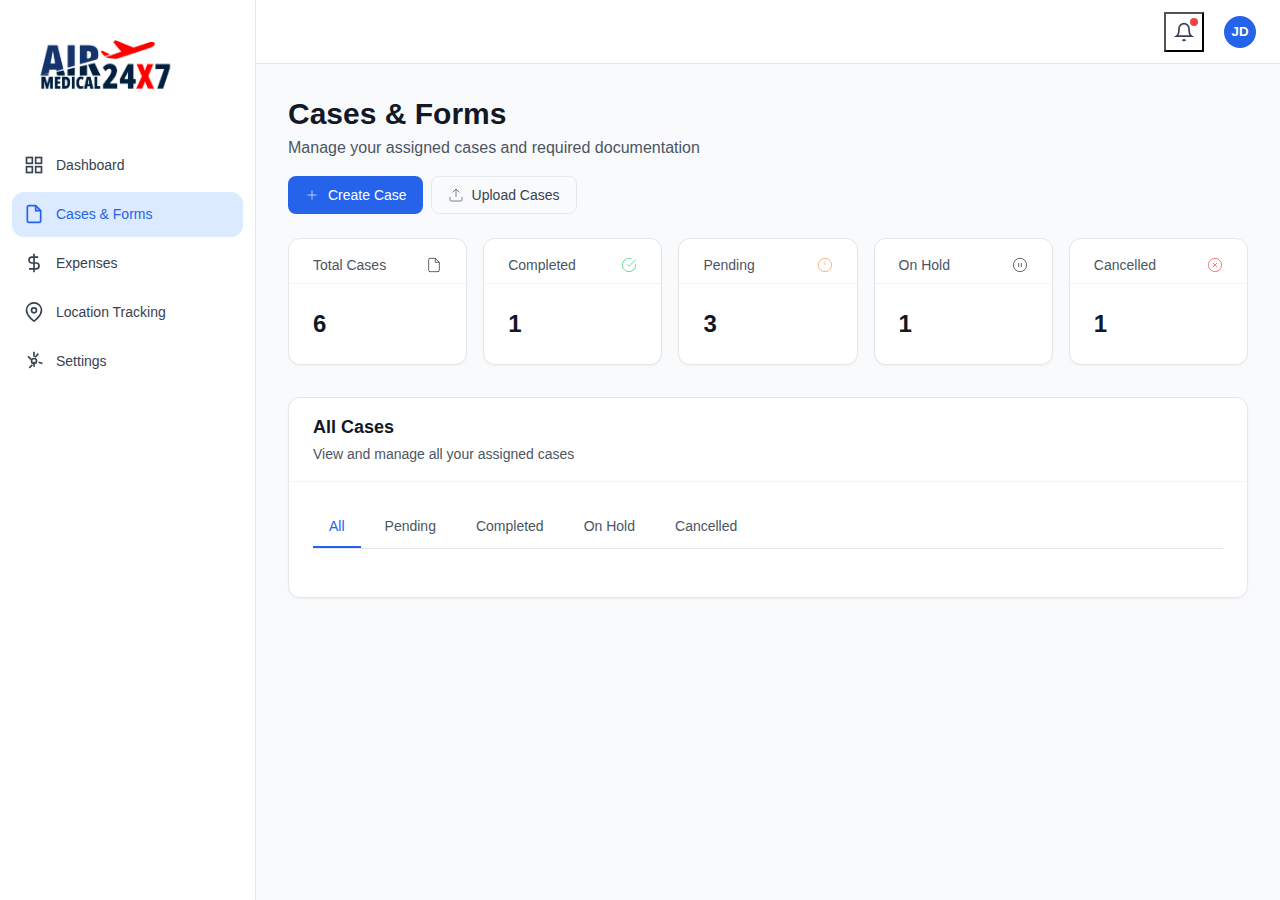
<file: cases.html>
<!DOCTYPE html>
<html lang="en">

<head>
    <meta charset="UTF-8">
    <meta name="viewport" content="width=device-width, initial-scale=1.0">
    <title>Cases & Forms - Air Medical 24x7</title>
    <link rel="stylesheet" href="style.css">
    <link rel="icon" type="image/png" href="assets/favicon.png">
</head>

<body>
    <div class="min-h-screen bg-gray-50">
        <!-- Sidebar -->
        <div class="sidebar">
            <div class="sidebar-logo">
                <img src="assets/air-medical-logo.png" alt="Air Medical 24x7" onerror="this.style.display='none'">
            </div>
            <nav class="sidebar-nav">
                <a href="dashboard.html" class="sidebar-link">
                    <svg class="icon" xmlns="http://www.w3.org/2000/svg" viewBox="0 0 24 24">
                        <rect x="3" y="3" width="7" height="7"></rect>
                        <rect x="14" y="3" width="7" height="7"></rect>
                        <rect x="14" y="14" width="7" height="7"></rect>
                        <rect x="3" y="14" width="7" height="7"></rect>
                    </svg>
                    Dashboard
                </a>
                <a href="cases.html" class="sidebar-link active">
                    <svg class="icon" xmlns="http://www.w3.org/2000/svg" viewBox="0 0 24 24">
                        <path d="M14 2H6a2 2 0 0 0-2 2v16a2 2 0 0 0 2 2h12a2 2 0 0 0 2-2V8z"></path>
                        <polyline points="14 2 14 8 20 8"></polyline>
                    </svg>
                    Cases & Forms
                </a>
                <a href="expenses.html" class="sidebar-link">
                    <svg class="icon" xmlns="http://www.w3.org/2000/svg" viewBox="0 0 24 24">
                        <line x1="12" y1="1" x2="12" y2="23"></line>
                        <path d="M17 5H9.5a3.5 3.5 0 0 0 0 7h5a3.5 3.5 0 0 1 0 7H6"></path>
                    </svg>
                    Expenses
                </a>
                <a href="location.html" class="sidebar-link">
                    <svg class="icon" xmlns="http://www.w3.org/2000/svg" viewBox="0 0 24 24">
                        <path d="M21 10c0 7-9 13-9 13s-9-6-9-13a9 9 0 0 1 18 0z"></path>
                        <circle cx="12" cy="10" r="3"></circle>
                    </svg>
                    Location Tracking
                </a>
                <a href="settings.html" class="sidebar-link">
                    <svg class="icon" xmlns="http://www.w3.org/2000/svg" viewBox="0 0 24 24">
                        <circle cx="12" cy="12" r="3"></circle>
                        <path
                            d="M12 1v6m0 6v6m5.196-15.804L13.464 7.46m-3.392 9.08-3.732 3.732m15.804-5.195L17.54 13.464m-9.08-3.392-3.732-3.732">
                        </path>
                    </svg>
                    Settings
                </a>
            </nav>
        </div>

        <!-- Main Content -->
        <div class="main-content">
            <!-- Header -->
            <header class="header">
                <div class="flex-1 flex items-center">
                    <button type="button" id="mobile-menu-btn" class="btn-icon btn-ghost" style="display: none;">
                        <svg class="icon" xmlns="http://www.w3.org/2000/svg" viewBox="0 0 24 24">
                            <line x1="3" y1="12" x2="21" y2="12"></line>
                            <line x1="3" y1="6" x2="21" y2="6"></line>
                            <line x1="3" y1="18" x2="21" y2="18"></line>
                        </svg>
                    </button>
                </div>
                <div class="header-actions">
                    <button class="btn-icon btn-ghost notification-btn">
                        <svg class="icon" xmlns="http://www.w3.org/2000/svg" viewBox="0 0 24 24">
                            <path d="M18 8A6 6 0 0 0 6 8c0 7-3 9-3 9h18s-3-2-3-9"></path>
                            <path d="M13.73 21a2 2 0 0 1-3.46 0"></path>
                        </svg>
                        <span class="notification-badge"></span>
                    </button>
                    <div class="user-dropdown">
                        <button id="user-dropdown-btn" class="user-btn">
                            <div class="user-avatar" id="user-avatar">JD</div>
                            <span class="hidden md:block text-sm font-medium text-gray-700"
                                id="user-display-name">User</span>
                        </button>
                        <div id="user-dropdown-menu" class="dropdown-menu">
                            <div class="dropdown-header">
                                <p class="text-sm font-medium" id="user-name">User</p>
                                <p class="text-xs text-gray-500" id="user-email">user@demo.com</p>
                            </div>
                            <div class="dropdown-divider"></div>
                            <a href="settings.html" class="dropdown-item">
                                <svg class="icon-sm" xmlns="http://www.w3.org/2000/svg" viewBox="0 0 24 24">
                                    <path d="M19 21v-2a4 4 0 0 0-4-4H9a4 4 0 0 0-4 4v2"></path>
                                    <circle cx="12" cy="7" r="4"></circle>
                                </svg>
                                Profile Settings
                            </a>
                            <div class="dropdown-divider"></div>
                            <a href="#" data-logout class="dropdown-item danger">
                                <svg class="icon-sm" xmlns="http://www.w3.org/2000/svg" viewBox="0 0 24 24">
                                    <path d="M9 21H5a2 2 0 0 1-2-2V5a2 2 0 0 1 2-2h4"></path>
                                    <polyline points="16 17 21 12 16 7"></polyline>
                                    <line x1="21" y1="12" x2="9" y2="12"></line>
                                </svg>
                                Log out
                            </a>
                        </div>
                    </div>
                </div>
            </header>

            <!-- Content Area -->
            <main class="content-area space-y-6">
                <!-- Page Header -->
                <div class="flex flex-col sm:flex-row sm:items-center sm:justify-between gap-4">
                    <div>
                        <h1 class="text-3xl font-bold text-gray-900">Cases & Forms</h1>
                        <p class="text-gray-600 mt-1">Manage your assigned cases and required documentation</p>
                    </div>
                    <div class="flex gap-2">
                        <button class="btn btn-primary" onclick="Utils.showModal('create-case-modal')">
                            <svg class="mr-2 h-4 w-4" xmlns="http://www.w3.org/2000/svg" viewBox="0 0 24 24" fill="none"
                                stroke="currentColor">
                                <line x1="12" y1="5" x2="12" y2="19"></line>
                                <line x1="5" y1="12" x2="19" y2="12"></line>
                            </svg>
                            Create Case
                        </button>
                        <button class="btn btn-outline" onclick="Utils.showModal('upload-cases-modal')">
                            <svg class="mr-2 h-4 w-4" xmlns="http://www.w3.org/2000/svg" viewBox="0 0 24 24" fill="none"
                                stroke="currentColor">
                                <path d="M21 15v4a2 2 0 0 1-2 2H5a2 2 0 0 1-2-2v-4"></path>
                                <polyline points="17 8 12 3 7 8"></polyline>
                                <line x1="12" y1="3" x2="12" y2="15"></line>
                            </svg>
                            Upload Cases
                        </button>
                    </div>
                </div>

                <!-- Statistics - Single Row -->
                <div class="flex gap-4 overflow-x-auto pb-2">
                    <div class="card" style="flex: 1 1 0; min-width: 160px;">
                        <div class="card-header flex flex-row items-center justify-between"
                            style="padding-bottom: 0.5rem;">
                            <div class="text-sm font-medium text-gray-600">Total Cases</div>
                            <svg class="h-4 w-4 text-gray-400" xmlns="http://www.w3.org/2000/svg" viewBox="0 0 24 24"
                                fill="none" stroke="currentColor">
                                <path d="M14 2H6a2 2 0 0 0-2 2v16a2 2 0 0 0 2 2h12a2 2 0 0 0 2-2V8z"></path>
                                <polyline points="14 2 14 8 20 8"></polyline>
                            </svg>
                        </div>
                        <div class="card-content">
                            <div class="text-2xl font-bold text-gray-900">6</div>
                        </div>
                    </div>

                    <div class="card" style="flex: 1 1 0; min-width: 160px;">
                        <div class="card-header flex flex-row items-center justify-between"
                            style="padding-bottom: 0.5rem;">
                            <div class="text-sm font-medium text-gray-600">Completed</div>
                            <svg class="h-4 w-4 text-green-600" xmlns="http://www.w3.org/2000/svg" viewBox="0 0 24 24"
                                fill="none" stroke="currentColor">
                                <path d="M22 11.08V12a10 10 0 1 1-5.93-9.14"></path>
                                <polyline points="22 4 12 14.01 9 11.01"></polyline>
                            </svg>
                        </div>
                        <div class="card-content">
                            <div class="text-2xl font-bold text-gray-900">1</div>
                        </div>
                    </div>

                    <div class="card" style="flex: 1 1 0; min-width: 160px;">
                        <div class="card-header flex flex-row items-center justify-between"
                            style="padding-bottom: 0.5rem;">
                            <div class="text-sm font-medium text-gray-600">Pending</div>
                            <svg class="h-4 w-4 text-orange-600" xmlns="http://www.w3.org/2000/svg" viewBox="0 0 24 24"
                                fill="none" stroke="currentColor">
                                <circle cx="12" cy="12" r="10"></circle>
                                <line x1="12" y1="8" x2="12" y2="12"></line>
                                <line x1="12" y1="16" x2="12.01" y2="16"></line>
                            </svg>
                        </div>
                        <div class="card-content">
                            <div class="text-2xl font-bold text-gray-900">3</div>
                        </div>
                    </div>

                    <div class="card" style="flex: 1 1 0; min-width: 160px;">
                        <div class="card-header flex flex-row items-center justify-between"
                            style="padding-bottom: 0.5rem;">
                            <div class="text-sm font-medium text-gray-600">On Hold</div>
                            <svg class="h-4 w-4 text-gray-400" xmlns="http://www.w3.org/2000/svg" viewBox="0 0 24 24"
                                fill="none" stroke="currentColor">
                                <circle cx="12" cy="12" r="10"></circle>
                                <line x1="10" y1="15" x2="10" y2="9"></line>
                                <line x1="14" y1="15" x2="14" y2="9"></line>
                            </svg>
                        </div>
                        <div class="card-content">
                            <div class="text-2xl font-bold text-gray-900">1</div>
                        </div>
                    </div>

                    <div class="card" style="flex: 1 1 0; min-width: 160px;">
                        <div class="card-header flex flex-row items-center justify-between"
                            style="padding-bottom: 0.5rem;">
                            <div class="text-sm font-medium text-gray-600">Cancelled</div>
                            <svg class="h-4 w-4 text-red-600" xmlns="http://www.w3.org/2000/svg" viewBox="0 0 24 24"
                                fill="none" stroke="currentColor">
                                <circle cx="12" cy="12" r="10"></circle>
                                <line x1="15" y1="9" x2="9" y2="15"></line>
                                <line x1="9" y1="9" x2="15" y2="15"></line>
                            </svg>
                        </div>
                        <div class="card-content">
                            <div class="text-2xl font-bold text-gray-900">1</div>
                        </div>
                    </div>
                </div>

                <!-- Cases List -->
                <div class="card">
                    <div class="card-header">
                        <div class="card-title">All Cases</div>
                        <div class="card-description">View and manage all your assigned cases</div>
                    </div>
                    <div class="card-content">
                        <!-- Tab Navigation -->
                        <div class="flex gap-2 mb-6 border-b border-gray-200">
                            <button class="tab-btn active" data-tab="all" onclick="switchTab('all', event)">All</button>
                            <button class="tab-btn" data-tab="pending"
                                onclick="switchTab('pending', event)">Pending</button>
                            <button class="tab-btn" data-tab="completed"
                                onclick="switchTab('completed', event)">Completed</button>
                            <button class="tab-btn" data-tab="on-hold" onclick="switchTab('on-hold', event)">On
                                Hold</button>
                            <button class="tab-btn" data-tab="cancelled"
                                onclick="switchTab('cancelled', event)">Cancelled</button>
                        </div>

                        <!-- Cases List -->
                        <div id="cases-list" class="space-y-4"></div>
                    </div>
                </div>
            </main>
        </div>
    </div>

    <!-- View Forms Modal -->
    <div id="view-forms-modal" class="modal-overlay hidden">
        <div class="modal modal-large">
            <div class="modal-header">
                <div class="modal-title" id="modal-title">Case Forms</div>
                <button class="modal-close" onclick="Utils.hideModal('view-forms-modal')">×</button>
            </div>
            <div class="modal-body" id="modal-forms-list"></div>
        </div>
    </div>

    <!-- Fill Form Modal -->
    <div id="fill-form-modal" class="modal-overlay hidden">
        <div class="modal" style="max-width: 1000px; max-height: 90vh; padding: 0;">
            <div class="modal-header" style="padding: 1.5rem;">
                <div>
                    <div class="modal-title" id="fill-form-title">Fill Form</div>
                    <p class="text-sm text-gray-600 mt-1">Complete the form below. Submissions are automatically saved.
                    </p>
                </div>
                <button class="modal-close" onclick="Utils.hideModal('fill-form-modal')">×</button>
            </div>
            <div style="height: 75vh; width: 100%;">
                <iframe src="" style="width: 100%; height: 100%; border: none;" title="Form"
                    allow="geolocation"></iframe>
            </div>
        </div>
    </div>

    <!-- Add Expense to Case Modal -->
    <div id="add-expense-modal" class="modal-overlay hidden">
        <div class="modal modal-large">
            <div class="modal-header">
                <div class="modal-title">Add Expense to Case</div>
                <button class="modal-close" onclick="Utils.hideModal('add-expense-modal')">×</button>
            </div>
            <div class="modal-body">
                <div class="p-3 bg-blue-50 border border-blue-200 rounded-lg mb-4">
                    <p class="text-sm text-blue-900 font-medium" id="expense-case-info">This expense will be linked to
                        the selected case</p>
                </div>
                <form id="add-expense-form" class="space-y-4">
                    <div class="form-group">
                        <label class="label">Category *</label>
                        <select class="select" id="expense-category" required>
                            <option value="">Select category</option>
                            <option value="Travel">Travel</option>
                            <option value="Meals">Meals</option>
                            <option value="Medical Supplies">Medical Supplies</option>
                            <option value="Equipment">Equipment</option>
                            <option value="Parking">Parking</option>
                            <option value="Accommodation">Accommodation</option>
                        </select>
                    </div>
                    <div class="form-group">
                        <label class="label">Amount (AED) *</label>
                        <input type="number" class="input" id="expense-amount" step="0.01" placeholder="0.00" required>
                    </div>
                    <div class="form-group">
                        <label class="label">Description *</label>
                        <textarea class="textarea" id="expense-description" rows="3"
                            placeholder="Enter expense details..." required></textarea>
                    </div>
                    <div class="form-group">
                        <label class="label">Date *</label>
                        <input type="date" class="input" id="expense-date" required>
                    </div>
                    <div class="form-group">
                        <label class="label">Location</label>
                        <div class="p-3 bg-gray-50 border border-gray-200 rounded-lg">
                            <span id="expense-location">Fetching location...</span>
                        </div>
                        <p class="text-xs text-gray-500 mt-1">Location is automatically captured when you open this form
                        </p>
                    </div>
                    <div class="form-group">
                        <label class="label">Receipt Upload</label>
                        <input type="file" class="input" id="expense-receipt" accept="image/*,.pdf">
                        <p class="text-xs text-gray-500 mt-1">Upload receipt image or PDF (optional but recommended for
                            quick approval)</p>
                    </div>
                    <div class="flex gap-2">
                        <button type="submit" class="btn btn-primary flex-1">Submit Expense</button>
                        <button type="button" class="btn btn-outline flex-1"
                            onclick="Utils.hideModal('add-expense-modal')">Cancel</button>
                    </div>
                </form>
            </div>
        </div>
    </div>

    <!-- Create Case Modal -->
    <div id="create-case-modal" class="modal-overlay hidden">
        <div class="modal" style="max-width: 1000px; max-height: 90vh; padding: 0;">
            <div class="modal-header" style="padding: 1.5rem;">
                <div>
                    <div class="modal-title">Create New Case</div>
                    <p class="text-sm text-gray-600 mt-1">Fill out the complete case form below. Submissions are
                        automatically saved.</p>
                </div>
                <button class="modal-close" onclick="Utils.hideModal('create-case-modal')">×</button>
            </div>
            <div style="height: 75vh; width: 100%;">
                <iframe src="https://zfrmz.in/Aikuqi5QXsxXDJFNbqT2" style="width: 100%; height: 100%; border: none;"
                    title="Create Case Form" allow="geolocation">
                </iframe>
            </div>
        </div>
    </div>

    <!-- Upload Cases Modal -->
    <div id="upload-cases-modal" class="modal-overlay hidden">
        <div class="modal modal-large">
            <div class="modal-header">
                <div class="modal-title">Upload Cases</div>
                <button class="modal-close" onclick="Utils.hideModal('upload-cases-modal')">×</button>
            </div>
            <div class="modal-body">
                <div class="p-4 bg-blue-50 border border-blue-200 rounded-lg mb-4">
                    <p class="text-sm text-blue-900 font-medium mb-2">File Format Requirements:</p>
                    <ul class="text-xs text-blue-700 space-y-1 ml-4 list-disc">
                        <li>CSV or Excel file (.csv, .xlsx, .xls)</li>
                        <li>Required columns: Patient Name, Case Type, Priority, Due Date</li>
                        <li>Optional columns: Description, Location, Notes</li>
                    </ul>
                </div>
                <form id="upload-cases-form" class="space-y-4">
                    <div class="form-group">
                        <label class="label">Select File *</label>
                        <input type="file" class="input" id="upload-file" accept=".csv,.xlsx,.xls" required>
                    </div>
                    <div class="p-3 bg-yellow-50 border border-yellow-200 rounded-lg">
                        <p class="text-xs text-yellow-800">
                            <svg class="h-3 w-3 inline mr-1" xmlns="http://www.w3.org/2000/svg" viewBox="0 0 24 24"
                                fill="none" stroke="currentColor">
                                <circle cx="12" cy="12" r="10"></circle>
                                <line x1="12" y1="8" x2="12" y2="12"></line>
                                <line x1="12" y1="16" x2="12.01" y2="16"></line>
                            </svg>
                            Note: Cases will be validated and processed. You'll receive a notification once the import
                            is complete.
                        </p>
                    </div>
                    <div class="flex gap-2">
                        <button type="submit" class="btn btn-primary flex-1">
                            <svg class="mr-2 h-4 w-4" xmlns="http://www.w3.org/2000/svg" viewBox="0 0 24 24" fill="none"
                                stroke="currentColor">
                                <path d="M21 15v4a2 2 0 0 1-2 2H5a2 2 0 0 1-2-2v-4"></path>
                                <polyline points="17 8 12 3 7 8"></polyline>
                                <line x1="12" y1="3" x2="12" y2="15"></line>
                            </svg>
                            Upload File
                        </button>
                        <button type="button" class="btn btn-outline flex-1"
                            onclick="Utils.hideModal('upload-cases-modal')">Cancel</button>
                    </div>
                </form>
            </div>
        </div>
    </div>

    <!-- Scripts -->
    <script src="auth.js"></script>
    <script src="utils.js"></script>
    <script src="app.js"></script>
    <script>
        const requiredForms = [
            { id: 'repatriation-note', name: 'Repatriation Note Sheet', required: true, url: 'https://zfrmz.in/jpSr0vdLbHP7x4Iv2dIu' },
            { id: 'mat', name: 'MAT', required: true, url: 'https://zfrmz.in/UFyPMlKTLcTGK3WDFERf' },
            { id: 'ambulance-booking', name: 'Ambulance Booking Request', required: true, url: 'https://zfrmz.in/WupO2EeUAMYbPbVEYbTh' },
            { id: 'pre-repatriation', name: 'Pre Repatriation Form', required: true, url: 'https://zfrmz.in/BZAhVXVHn9F0Sp9vbJms' },
            { id: 'kyc-documents', name: 'KYC Documents for Medical Escort', required: true, url: 'https://zfrmz.in/aQStu9jDsxsFTXrRaxW8' }
        ];

        let allCases = [
            { id: 'C-2024-001', patient: 'Michael Johnson', type: 'Home Visit', priority: 'High', status: 'pending', assignedDate: '2024-12-15', dueDate: '2024-12-20', completedForms: ['repatriation-note', 'mat'] },
            { id: 'C-2024-002', patient: 'Sarah Williams', type: 'Follow-up', priority: 'Medium', status: 'pending', assignedDate: '2024-12-16', dueDate: '2024-12-21', completedForms: ['repatriation-note'] },
            { id: 'C-2024-003', patient: 'Robert Brown', type: 'Assessment', priority: 'High', status: 'pending', assignedDate: '2024-12-16', dueDate: '2024-12-18', completedForms: [] },
            { id: 'C-2024-004', patient: 'Emily Davis', type: 'Home Visit', priority: 'Low', status: 'completed', assignedDate: '2024-12-10', completedDate: '2024-12-14', completedForms: ['repatriation-note', 'mat', 'ambulance-booking', 'pre-repatriation', 'kyc-documents'] },
            { id: 'C-2024-005', patient: 'James Wilson', type: 'Emergency', priority: 'Critical', status: 'on-hold', assignedDate: '2024-12-14', completedForms: ['repatriation-note', 'ambulance-booking'] },
            { id: 'C-2024-006', patient: 'Lisa Anderson', type: 'Follow-up', priority: 'Medium', status: 'cancelled', assignedDate: '2024-12-12', completedForms: [] }
        ];

        let currentFilter = 'all';
        let selectedCase = null;
        let selectedForm = null;

        function switchTab(filter, event) {
            currentFilter = filter;
            document.querySelectorAll('.tab-btn').forEach(btn => btn.classList.remove('active'));
            event.target.classList.add('active');
            renderCases();
        }

        function renderCases() {
            const container = document.getElementById('cases-list');
            const filtered = currentFilter === 'all' ? allCases : allCases.filter(c => c.status === currentFilter);
            const requiredCount = requiredForms.filter(f => f.required).length;

            container.innerHTML = filtered.map(caseItem => {
                const completedCount = caseItem.completedForms.length;

                return `
          <div class="p-4 border border-gray-200 rounded-lg hover:border-blue-300 transition-colors">
            <div style="display: flex; flex-direction: row; align-items: center; justify-content: space-between; gap: 1rem;">
              <div class="flex-1 space-y-2">
                <div class="flex items-center gap-2 flex-wrap">
                  <span class="font-bold text-gray-900">${caseItem.id}</span>
                  <span class="badge ${Utils.getStatusBadgeClass(caseItem.status)}">${caseItem.status}</span>
                  <span class="badge ${Utils.getPriorityBadgeClass(caseItem.priority)}">${caseItem.priority}</span>
                </div>
                <div class="text-sm text-gray-600">
                  Patient: <span class="font-semibold text-gray-900">${caseItem.patient}</span> | Type: <span class="font-medium">${caseItem.type}</span>
                </div>
                <div class="flex items-center gap-4 text-xs text-gray-500">
                  <span>Assigned: ${caseItem.assignedDate}</span>
                  ${caseItem.dueDate ? `<span>Due: ${caseItem.dueDate}</span>` : ''}
                  ${caseItem.completedDate ? `<span>Completed: ${caseItem.completedDate}</span>` : ''}
                </div>
                <div class="flex items-center gap-2 text-sm text-gray-600">
                  <svg class="h-4 w-4" xmlns="http://www.w3.org/2000/svg" viewBox="0 0 24 24" fill="none" stroke="currentColor"><path d="M9 5H7a2 2 0 0 0-2 2v12a2 2 0 0 0 2 2h10a2 2 0 0 0 2-2V7a2 2 0 0 0-2-2h-2"></path><rect x="9" y="3" width="6" height="4" rx="2"></rect></svg>
                  <span>Forms: ${completedCount} / ${requiredCount} required</span>
                </div>
              </div>
              <div style="display: flex; gap: 0.5rem; flex-shrink: 0;">
                <button class="btn btn-outline btn-sm" onclick="viewCaseForms('${caseItem.id}')">
                  <svg class="mr-2 h-4 w-4" xmlns="http://www.w3.org/2000/svg" viewBox="0 0 24 24" fill="none" stroke="currentColor"><path d="M1 12s4-8 11-8 11 8 11 8-4 8-11 8-11-8-11-8z"></path><circle cx="12" cy="12" r="3"></circle></svg>
                  View Forms
                </button>
                <button class="btn btn-outline btn-sm" onclick="openAddExpense('${caseItem.id}')">
                  <svg class="mr-2 h-4 w-4" xmlns="http://www.w3.org/2000/svg" viewBox="0 0 24 24" fill="none" stroke="currentColor"><line x1="12" y1="1" x2="12" y2="23"></line><path d="M17 5H9.5a3.5 3.5 0 0 0 0 7h5a3.5 3.5 0 0 1 0 7H6"></path></svg>
                  Add Expense
                </button>
              </div>
            </div>
          </div>
        `;
            }).join('');

            if (filtered.length === 0) {
                container.innerHTML = '<p class="text-gray-500 text-center py-8">No cases found in this category</p>';
            }
        }

        function viewCaseForms(caseId) {
            const caseItem = allCases.find(c => c.id === caseId);
            if (!caseItem) return;

            selectedCase = caseItem;
            document.getElementById('modal-title').textContent = `Case Forms - ${caseId}`;

            const formsHTML = requiredForms.map(form => {
                const isCompleted = caseItem.completedForms.includes(form.id);
                return `
          <div class="flex items-center justify-between p-4 border rounded-lg mb-3">
            <div class="flex items-center gap-3">
              ${isCompleted
                        ? '<svg class="h-5 w-5 text-green-600" xmlns="http://www.w3.org/2000/svg" viewBox="0 0 24 24" fill="none" stroke="currentColor" stroke-width="2"><path d="M22 11.08V12a10 10 0 1 1-5.93-9.14"></path><polyline points="22 4 12 14.01 9 11.01"></polyline></svg>'
                        : '<svg class="h-5 w-5 text-red-600" xmlns="http://www.w3.org/2000/svg" viewBox="0 0 24 24" fill="none" stroke="currentColor" stroke-width="2"><line x1="18" y1="6" x2="6" y2="18"></line><line x1="6" y1="6" x2="18" y2="18"></line></svg>'
                    }
              <div>
                <p class="font-medium text-gray-900">${form.name}</p>
                <p class="text-xs text-gray-500">${form.required ? 'Required' : 'Optional'}</p>
              </div>
            </div>
            ${!isCompleted ? `<button class="btn btn-primary btn-sm" onclick="openFillForm('${form.id}', '${form.name}')">Fill Form</button>` : '<span class="text-xs text-green-600 font-medium">Completed</span>'}
          </div>
        `;
            }).join('');

            document.getElementById('modal-forms-list').innerHTML = formsHTML;
            Utils.showModal('view-forms-modal');
        }

        function openFillForm(formId, formName) {
            const form = requiredForms.find(f => f.id === formId);
            if (!form) return;

            selectedForm = { id: formId, name: formName };
            document.getElementById('fill-form-title').textContent = formName;

            // Embed the actual form URL in the iframe
            const iframe = document.querySelector('#fill-form-modal iframe');
            if (iframe && form.url) {
                iframe.src = form.url;
            }

            Utils.hideModal('view-forms-modal');
            Utils.showModal('fill-form-modal');
        }

        async function openAddExpense(caseId) {
            const caseItem = allCases.find(c => c.id === caseId);
            if (!caseItem) return;

            selectedCase = caseItem;
            document.getElementById('expense-case-info').textContent = `This expense will be linked to case: ${caseId} (${caseItem.patient})`;
            document.getElementById('expense-date').valueAsDate = new Date();

            try {
                const loc = await Utils.getGeolocation();
                document.getElementById('expense-location').textContent = `${loc.latitude.toFixed(4)}° N, ${loc.longitude.toFixed(4)}° E`;
            } catch (err) {
                document.getElementById('expense-location').textContent = 'Location unavailable';
            }

            Utils.showModal('add-expense-modal');
        }

        // Form submissions
        document.getElementById('fill-form').addEventListener('submit', (e) => {
            e.preventDefault();

            // Get form data
            const formData = {
                formId: selectedForm.id,
                formName: selectedForm.name,
                caseId: selectedCase.id,
                date: document.getElementById('form-date').value,
                time: document.getElementById('form-time').value,
                assessment: document.getElementById('form-assessment').value,
                vitalSigns: document.getElementById('form-vitals').value,
                recommendations: document.getElementById('form-recommendations').value,
                followUpRequired: document.getElementById('form-followup').checked,
                submittedAt: new Date().toISOString()
            };

            // Validation
            if (!formData.assessment || !formData.vitalSigns) {
                Utils.showToast('Please fill in all required fields', 'error');
                return;
            }

            // Save form data
            const savedForms = Utils.loadFromStorage('caseForms', []);
            savedForms.push(formData);
            Utils.saveToStorage('caseForms', savedForms);

            // Update case completion status
            const caseIndex = allCases.findIndex(c => c.id === selectedCase.id);
            if (caseIndex !== -1 && !allCases[caseIndex].completedForms.includes(selectedForm.id)) {
                allCases[caseIndex].completedForms.push(selectedForm.id);
                Utils.saveToStorage('cases', allCases);
            }

            Utils.showToast(`${selectedForm.name} submitted successfully!`, 'success');
            Utils.hideModal('fill-form-modal');
            document.getElementById('fill-form').reset();

            // Refresh the cases display
            renderCases();

            // If view forms modal was open, refresh it
            if (selectedCase) {
                setTimeout(() => viewCaseForms(selectedCase.id), 300);
            }
        });

        document.getElementById('add-expense-form').addEventListener('submit', (e) => {
            e.preventDefault();

            const category = document.getElementById('expense-category').value;
            const amount = parseFloat(document.getElementById('expense-amount').value);
            const description = document.getElementById('expense-description').value;
            const date = document.getElementById('expense-date').value;

            // Validation
            if (!category || !amount || !description || !date) {
                Utils.showToast('Please fill in all required fields', 'error');
                return;
            }

            if (amount <= 0) {
                Utils.showToast('Amount must be greater than 0', 'error');
                return;
            }

            const expenseData = {
                id: `EXP-${Date.now()}`,
                caseId: selectedCase.id,
                caseName: `${selectedCase.patient} - ${selectedCase.id}`,
                category: category,
                amount: amount,
                description: description,
                date: date,
                location: document.getElementById('expense-location').textContent,
                status: 'pending',
                receipt: !!document.getElementById('expense-receipt').files[0],
                submittedAt: new Date().toISOString()
            };

            // Save to expenses
            const expenses = Utils.loadFromStorage('expenses', []);
            expenses.unshift(expenseData);
            Utils.saveToStorage('expenses', expenses);

            // Also save to case-specific expenses
            const caseExpenses = Utils.loadFromStorage('caseExpenses', []);
            caseExpenses.push(expenseData);
            Utils.saveToStorage('caseExpenses', caseExpenses);

            Utils.showToast(`Expense ${expenseData.id} submitted and linked to case ${selectedCase.id}`, 'success');
            Utils.hideModal('add-expense-modal');
            document.getElementById('add-expense-form').reset();
        });

        document.getElementById('upload-cases-form').addEventListener('submit', (e) => {
            e.preventDefault();
            const file = document.getElementById('upload-file').files[0];

            if (!file) {
                Utils.showToast('Please select a file to upload', 'error');
                return;
            }

            // Validate file type
            const validTypes = ['.csv', '.xlsx', '.xls'];
            const fileExt = file.name.substring(file.name.lastIndexOf('.')).toLowerCase();

            if (!validTypes.includes(fileExt)) {
                Utils.showToast('Please upload a CSV or Excel file', 'error');
                return;
            }

            Utils.showToast(`File "${file.name}" uploaded successfully. Cases will be processed shortly.`, 'success');
            Utils.hideModal('upload-cases-modal');
            document.getElementById('upload-cases-form').reset();
        });

        // Load saved cases data
        function loadCasesData() {
            const savedCases = Utils.loadFromStorage('cases');
            if (savedCases && savedCases.length > 0) {
                allCases = savedCases;
            } else {
                // Save initial mock data
                Utils.saveToStorage('cases', allCases);
            }
        }

        // Execute initialization directly when script loads
        // This runs immediately - no function wrapper, no timing issues
        (function () {
            // Wait for DOM to be ready
            const init = () => {
                // Check authentication
                if (!Auth.requireAuth()) return;

                // Load data
                loadCasesData();

                // Initialize modals
                Utils.initModals();

                // Auto-click "All" tab to trigger rendering (most reliable method)
                setTimeout(() => {
                    const allTabButton = document.querySelector('[data-tab="all"]');
                    if (allTabButton) {
                        allTabButton.click();
                    }
                }, 250);
            };

            // Run when DOM is ready
            if (document.readyState === 'loading') {
                document.addEventListener('DOMContentLoaded', init);
            } else {
                setTimeout(init, 100);
            }
        })();
    </script>

    <style>
        .tab-btn {
            padding: 0.75rem 1rem;
            font-size: 0.875rem;
            font-weight: 500;
            color: var(--gray-600);
            background: transparent;
            border: none;
            border-bottom: 2px solid transparent;
            cursor: pointer;
            transition: all 0.2s;
        }

        .tab-btn:hover {
            color: var(--primary);
        }

        .tab-btn.active {
            color: var(--primary);
            border-bottom-color: var(--primary);
        }

        @media (max-width: 1023px) {
            #mobile-menu-btn {
                display: inline-flex !important;
            }
        }
    </style>
</body>

</html>
</file>
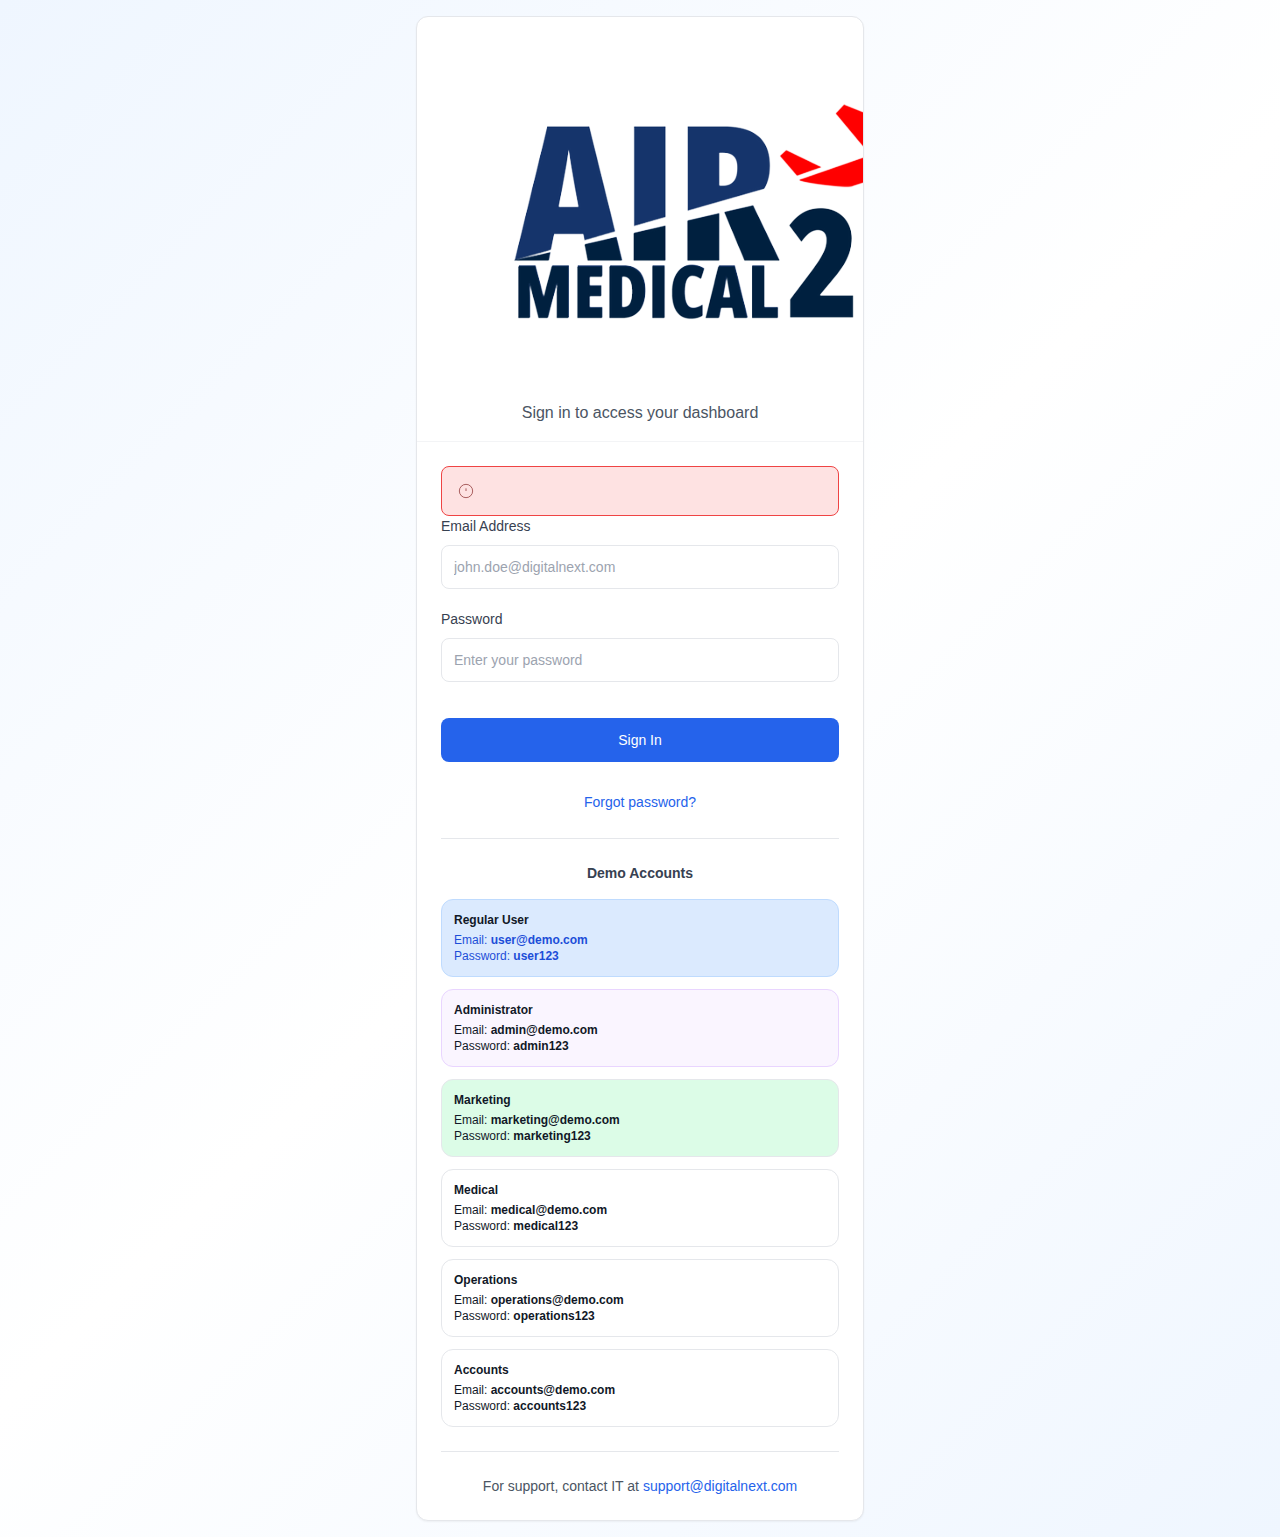
<file: dashboard.html>
<!DOCTYPE html>
<html lang="en">

<head>
    <meta charset="UTF-8">
    <meta name="viewport" content="width=device-width, initial-scale=1.0">
    <title>Dashboard - Air Medical 24x7</title>
    <link rel="stylesheet" href="style.css">
    <link rel="icon" type="image/png" href="assets/favicon.png">
</head>

<body>
    <div class="min-h-screen bg-gray-50">
        <!-- Sidebar -->
        <div class="sidebar">
            <div class="sidebar-logo">
                <img src="assets/air-medical-logo.png" alt="Air Medical 24x7" onerror="this.style.display='none'">
            </div>
            <nav class="sidebar-nav">
                <a href="dashboard.html" class="sidebar-link active">
                    <svg class="icon" xmlns="http://www.w3.org/2000/svg" viewBox="0 0 24 24" fill="none"
                        stroke="currentColor">
                        <rect x="3" y="3" width="7" height="7"></rect>
                        <rect x="14" y="3" width="7" height="7"></rect>
                        <rect x="14" y="14" width="7" height="7"></rect>
                        <rect x="3" y="14" width="7" height="7"></rect>
                    </svg>
                    Dashboard
                </a>
                <a href="cases.html" class="sidebar-link">
                    <svg class="icon" xmlns="http://www.w3.org/2000/svg" viewBox="0 0 24 24" fill="none"
                        stroke="currentColor">
                        <path d="M14 2H6a2 2 0 0 0-2 2v16a2 2 0 0 0 2 2h12a2 2 0 0 0 2-2V8z"></path>
                        <polyline points="14 2 14 8 20 8"></polyline>
                    </svg>
                    Cases & Forms
                </a>
                <a href="expenses.html" class="sidebar-link">
                    <svg class="icon" xmlns="http://www.w3.org/2000/svg" viewBox="0 0 24 24" fill="none"
                        stroke="currentColor">
                        <line x1="12" y1="1" x2="12" y2="23"></line>
                        <path d="M17 5H9.5a3.5 3.5 0 0 0 0 7h5a3.5 3.5 0 0 1 0 7H6"></path>
                    </svg>
                    Expenses
                </a>
                <a href="location.html" class="sidebar-link">
                    <svg class="icon" xmlns="http://www.w3.org/2000/svg" viewBox="0 0 24 24" fill="none"
                        stroke="currentColor">
                        <path d="M21 10c0 7-9 13-9 13s-9-6-9-13a9 9 0 0 1 18 0z"></path>
                        <circle cx="12" cy="10" r="3"></circle>
                    </svg>
                    Location Tracking
                </a>
                <a href="settings.html" class="sidebar-link">
                    <svg class="icon" xmlns="http://www.w3.org/2000/svg" viewBox="0 0 24 24" fill="none"
                        stroke="currentColor">
                        <circle cx="12" cy="12" r="3"></circle>
                        <path
                            d="M12 1v6m0 6v6m5.196-15.804L13.464 7.46m-3.392 9.08-3.732 3.732m15.804-5.195L17.54 13.464m-9.08-3.392-3.732-3.732">
                        </path>
                    </svg>
                    Settings
                </a>
            </nav>
        </div>

        <!-- Main Content -->
        <div class="main-content">
            <!-- Header -->
            <header class="header">
                <div class="flex-1 flex items-center">
                    <button type="button" id="mobile-menu-btn" class="btn-icon btn-ghost" style="display: none;">
                        <svg class="icon" xmlns="http://www.w3.org/2000/svg" viewBox="0 0 24 24" fill="none"
                            stroke="currentColor">
                            <line x1="3" y1="12" x2="21" y2="12"></line>
                            <line x1="3" y1="6" x2="21" y2="6"></line>
                            <line x1="3" y1="18" x2="21" y2="18"></line>
                        </svg>
                    </button>
                </div>
                <div class="header-actions">
                    <button class="btn-icon btn-ghost notification-btn">
                        <svg class="icon" xmlns="http://www.w3.org/2000/svg" viewBox="0 0 24 24" fill="none"
                            stroke="currentColor">
                            <path d="M18 8A6 6 0 0 0 6 8c0 7-3 9-3 9h18s-3-2-3-9"></path>
                            <path d="M13.73 21a2 2 0 0 1-3.46 0"></path>
                        </svg>
                        <span class="notification-badge"></span>
                    </button>
                    <div class="user-dropdown">
                        <button id="user-dropdown-btn" class="user-btn">
                            <div class="user-avatar" id="user-avatar">JD</div>
                            <span class="hidden md:block text-sm font-medium text-gray-700"
                                id="user-display-name">User</span>
                        </button>
                        <div id="user-dropdown-menu" class="dropdown-menu">
                            <div class="dropdown-header">
                                <p class="text-sm font-medium" id="user-name">User</p>
                                <p class="text-xs text-gray-500" id="user-email">user@demo.com</p>
                            </div>
                            <div class="dropdown-divider"></div>
                            <a href="settings.html" class="dropdown-item">
                                <svg class="icon-sm" xmlns="http://www.w3.org/2000/svg" viewBox="0 0 24 24" fill="none"
                                    stroke="currentColor">
                                    <path d="M19 21v-2a4 4 0 0 0-4-4H9a4 4 0 0 0-4 4v2"></path>
                                    <circle cx="12" cy="7" r="4"></circle>
                                </svg>
                                Profile Settings
                            </a>
                            <div class="dropdown-divider"></div>
                            <a href="#" data-logout class="dropdown-item danger">
                                <svg class="icon-sm" xmlns="http://www.w3.org/2000/svg" viewBox="0 0 24 24" fill="none"
                                    stroke="currentColor">
                                    <path d="M9 21H5a2 2 0 0 1-2-2V5a2 2 0 0 1 2-2h4"></path>
                                    <polyline points="16 17 21 12 16 7"></polyline>
                                    <line x1="21" y1="12" x2="9" y2="12"></line>
                                </svg>
                                Log out
                            </a>
                        </div>
                    </div>
                </div>
            </header>

            <!-- Content Area -->
            <main class="content-area space-y-6">
                <!-- Page Header -->
                <div class="flex flex-col lg:flex-row lg:items-center lg:justify-between gap-4">
                    <div>
                        <h1 class="text-3xl font-bold text-gray-900">Dashboard</h1>
                        <p class="text-gray-600 mt-1">Welcome back, <span id="welcome-name">John Doe</span></p>
                    </div>
                    <div class="flex flex-col items-end">
                        <span class="text-sm text-gray-600">Current time</span>
                        <span class="text-2xl font-bold text-gray-900" id="current-time">12:00:00 PM</span>
                    </div>
                </div>

                <!-- SOS Emergency Alert (Shows when SOS is triggered) -->
                <div id="sos-alert" class="hidden"
                    style="background-color: rgb(254, 242, 242); border: 1px solid rgb(239, 68, 68); border-radius: 0.5rem; padding: 1rem;">
                    <div class="flex items-start gap-3">
                        <svg class="h-5 w-5 text-red-600 flex-shrink-0" xmlns="http://www.w3.org/2000/svg"
                            viewBox="0 0 24 24" fill="none" stroke="currentColor" stroke-width="2">
                            <circle cx="12" cy="12" r="10"></circle>
                            <line x1="12" y1="8" x2="12" y2="12"></line>
                            <line x1="12" y1="16" x2="12.01" y2="16"></line>
                        </svg>
                        <div class="flex-1">
                            <h4 class="font-bold text-red-900">Emergency Alert Activated</h4>
                            <p class="text-sm text-red-800 mt-1">Emergency services have been notified. Your supervisor
                                and nearby team members will be alerted with your current location.</p>
                            <button class="btn btn-outline btn-sm mt-2"
                                style="border-color: rgb(239, 68, 68); color: rgb(239, 68, 68); background: transparent;"
                                onclick="dismissSOS()">Dismiss</button>
                        </div>
                    </div>
                </div>

                <!-- Clock In/Out Card -->
                <div class="card"
                    style="background: linear-gradient(to right, rgb(37, 99, 235), rgb(29, 78, 216)); border-color: rgb(191, 219, 254); box-shadow: 0 10px 15px -3px rgba(0, 0, 0, 0.1), 0 4px 6px -4px rgba(0, 0, 0, 0.1);">
                    <div class="card-content" style="padding: 1.5rem 2rem;">
                        <div class="flex flex-col lg:flex-row lg:items-center lg:justify-between gap-6">
                            <div style="color: white;">
                                <h2 class="text-2xl font-bold mb-2">Ready to start your day?</h2>
                                <p class="text-blue-100" id="clock-status">Clock in to track your attendance</p>
                            </div>
                            <div class="flex gap-3">
                                <button id="clock-btn" class="btn btn-lg"
                                    style="background: white; color: rgb(37, 99, 235); font-weight: 600; height: 3rem; padding: 0 1.5rem;"
                                    onclick="toggleClock()">
                                    <svg class="mr-2 h-5 w-5" xmlns="http://www.w3.org/2000/svg" viewBox="0 0 24 24"
                                        fill="none" stroke="currentColor" stroke-width="2">
                                        <path d="M15 3h4a2 2 0 0 1 2 2v14a2 2 0 0 1-2 2h-4"></path>
                                        <polyline points="10 17 15 12 10 7"></polyline>
                                        <line x1="15" y1="12" x2="3" y2="12"></line>
                                    </svg>
                                    <span id="clock-btn-text">Clock In</span>
                                </button>
                            </div>
                        </div>
                    </div>
                </div>

                <!-- Emergency Assistance Card (Always visible) -->
                <div class="card" style="background-color: rgb(254, 242, 242); border-color: rgb(254, 202, 202);">
                    <div class="card-content" style="padding: 1.5rem;">
                        <div class="flex flex-col sm:flex-row sm:items-center sm:justify-between gap-4">
                            <div>
                                <h3 class="text-lg font-semibold text-red-900 mb-1">Emergency Assistance</h3>
                                <p class="text-sm text-red-700">Press the SOS button if you need immediate emergency
                                    support</p>
                            </div>
                            <button class="btn"
                                style="background-color: rgb(220, 38, 38); color: white; font-weight: 700; height: 3.5rem; padding: 0 2rem; font-size: 1.125rem; box-shadow: 0 10px 15px -3px rgba(0, 0, 0, 0.1);"
                                onclick="triggerSOS()">
                                <svg class="mr-2 h-6 w-6" xmlns="http://www.w3.org/2000/svg" viewBox="0 0 24 24"
                                    fill="none" stroke="currentColor" stroke-width="2">
                                    <path
                                        d="M22 16.92v3a2 2 0 0 1-2.18 2 19.79 19.79 0 0 1-8.63-3.07 19.5 19.5 0 0 1-6-6 19.79 19.79 0 0 1-3.07-8.67A2 2 0 0 1 4.11 2h3a2 2 0 0 1 2 1.72 12.84 12.84 0 0 0 .7 2.81 2 2 0 0 1-.45 2.11L8.09 9.91a16 16 0 0 0 6 6l1.27-1.27a2 2 0 0 1 2.11-.45 12.84 12.84 0 0 0 2.81.7A2 2 0 0 1 22 16.92z">
                                    </path>
                                </svg>
                                SOS
                            </button>
                        </div>
                    </div>
                </div>

                <!-- Statistics Grid -->
                <div class="flex gap-4 overflow-x-auto pb-2">
                    <div class="card" style="flex: 1 1 0; min-width: 200px;">
                        <div class="card-header flex flex-row items-center justify-between"
                            style="padding-bottom: 0.5rem; padding-top: 1rem;">
                            <div class="text-sm font-medium text-gray-600">Total Cases</div>
                            <svg class="h-4 w-4 text-gray-400" xmlns="http://www.w3.org/2000/svg" viewBox="0 0 24 24"
                                fill="none" stroke="currentColor">
                                <path d="M14 2H6a2 2 0 0 0-2 2v16a2 2 0 0 0 2 2h12a2 2 0 0 0 2-2V8z"></path>
                                <polyline points="14 2 14 8 20 8"></polyline>
                            </svg>
                        </div>
                        <div class="card-content" style="padding-top: 0;">
                            <div class="text-2xl font-bold text-gray-900">24</div>
                            <p class="text-xs text-gray-500 mt-1">Assigned this month</p>
                        </div>
                    </div>

                    <div class="card" style="flex: 1 1 0; min-width: 200px;">
                        <div class="card-header flex flex-row items-center justify-between"
                            style="padding-bottom: 0.5rem; padding-top: 1rem;">
                            <div class="text-sm font-medium text-gray-600">Completed</div>
                            <svg class="h-4 w-4 text-green-600" xmlns="http://www.w3.org/2000/svg" viewBox="0 0 24 24"
                                fill="none" stroke="currentColor">
                                <path d="M22 11.08V12a10 10 0 1 1-5.93-9.14"></path>
                                <polyline points="22 4 12 14.01 9 11.01"></polyline>
                            </svg>
                        </div>
                        <div class="card-content" style="padding-top: 0;">
                            <div class="text-2xl font-bold text-gray-900">18</div>
                            <p class="text-xs text-gray-500 mt-1">75% completion rate</p>
                        </div>
                    </div>

                    <div class="card" style="flex: 1 1 0; min-width: 200px;">
                        <div class="card-header flex flex-row items-center justify-between"
                            style="padding-bottom: 0.5rem; padding-top: 1rem;">
                            <div class="text-sm font-medium text-gray-600">Pending</div>
                            <svg class="h-4 w-4 text-orange-600" xmlns="http://www.w3.org/2000/svg" viewBox="0 0 24 24"
                                fill="none" stroke="currentColor">
                                <circle cx="12" cy="12" r="10"></circle>
                                <line x1="12" y1="8" x2="12" y2="12"></line>
                                <line x1="12" y1="16" x2="12.01" y2="16"></line>
                            </svg>
                        </div>
                        <div class="card-content" style="padding-top: 0;">
                            <div class="text-2xl font-bold text-gray-900">3</div>
                            <p class="text-xs text-gray-500 mt-1">Requires attention</p>
                        </div>
                    </div>

                    <div class="card" style="flex: 1 1 0; min-width: 200px;">
                        <div class="card-header flex flex-row items-center justify-between"
                            style="padding-bottom: 0.5rem; padding-top: 1rem;">
                            <div class="text-sm font-medium text-gray-600">On Hold</div>
                            <svg class="h-4 w-4 text-gray-400" xmlns="http://www.w3.org/2000/svg" viewBox="0 0 24 24"
                                fill="none" stroke="currentColor">
                                <circle cx="12" cy="12" r="10"></circle>
                                <line x1="10" y1="15" x2="10" y2="9"></line>
                                <line x1="14" y1="15" x2="14" y2="9"></line>
                            </svg>
                        </div>
                        <div class="card-content" style="padding-top: 0;">
                            <div class="text-2xl font-bold text-gray-900">3</div>
                            <p class="text-xs text-gray-500 mt-1">Awaiting updates</p>
                        </div>
                    </div>
                </div>

                <!-- Pending Cases -->
                <div class="card">
                    <div class="card-header">
                        <div class="card-title">Pending Cases</div>
                        <div class="card-description">Cases assigned to you that require attention</div>
                    </div>
                    <div class="card-content">
                        <div class="space-y-4" id="pending-cases-list">
                            <!-- Cases will be rendered here -->
                        </div>
                    </div>
                </div>
            </main>
        </div>
    </div>

    <script src="auth.js"></script>
    <script src="utils.js"></script>
    <script src="app.js"></script>
    <script>
        let isClockedIn = false;
        let clockInTime = null;

        const pendingCases = [
            { id: 'C-2024-001', patient: 'Michael Johnson', type: 'Home Visit', priority: 'High', assignedDate: '2024-12-15' },
            { id: 'C-2024-002', patient: 'Sarah Williams', type: 'Follow-up', priority: 'Medium', assignedDate: '2024-12-16' },
            { id: 'C-2024-003', patient: 'Robert Brown', type: 'Assessment', priority: 'High', assignedDate: '2024-12-16' }
        ];

        function updateTime() {
            const now = new Date();
            const timeString = now.toLocaleTimeString('en-US', { hour: '2-digit', minute: '2-digit', second: '2-digit' });
            document.getElementById('current-time').textContent = timeString;
        }

        async function toggleClock() {
            const btn = document.getElementById('clock-btn');
            const btnText = document.getElementById('clock-btn-text');
            const statusText = document.getElementById('clock-status');

            if (!isClockedIn) {
                try {
                    const location = await Utils.getGeolocation();
                    clockInTime = new Date();
                    const clockInData = {
                        isClockedIn: true,
                        clockInTime: clockInTime.toISOString(),
                        location: location
                    };
                    Utils.saveToStorage('clockInStatus', clockInData);

                    const history = Utils.loadFromStorage('locationHistory', []);
                    history.push({
                        type: 'Clock In',
                        timestamp: clockInTime.toISOString(),
                        location: location
                    });
                    Utils.saveToStorage('locationHistory', history);

                    isClockedIn = true;
                    btnText.textContent = 'Clock Out';
                    btn.style.background = 'transparent';
                    btn.style.color = 'white';
                    btn.style.border = '2px solid white';
                    statusText.textContent = `Clocked in at ${clockInTime.toLocaleTimeString('en-US', { hour: '2-digit', minute: '2-digit' })}`;

                    Utils.showToast('Clocked in successfully', 'success');
                } catch (err) {
                    Utils.showToast('Please enable location services', 'error');
                }
            } else {
                try {
                    const location = await Utils.getGeolocation();
                    const clockOutData = {
                        isClockedIn: false,
                        clockOutTime: new Date().toISOString(),
                        location: location
                    };
                    Utils.saveToStorage('clockInStatus', clockOutData);

                    const history = Utils.loadFromStorage('locationHistory', []);
                    history.push({
                        type: 'Clock Out',
                        timestamp: new Date().toISOString(),
                        location: location
                    });
                    Utils.saveToStorage('locationHistory', history);

                    isClockedIn = false;
                    clockInTime = null;
                    btnText.textContent = 'Clock In';
                    btn.style.background = 'white';
                    btn.style.color = 'rgb(37, 99, 235)';
                    btn.style.border = 'none';
                    statusText.textContent = 'Clock in to track your attendance';

                    Utils.showToast('Clocked out successfully', 'success');
                } catch (err) {
                    Utils.showToast('Error clocking out', 'error');
                }
            }
        }

        function triggerSOS() {
            // Show the SOS alert
            document.getElementById('sos-alert').classList.remove('hidden');
            Utils.showToast('🚨 SOS ALERT TRIGGERED! Emergency services notified.', 'error');
            console.log('SOS ALERT ACTIVATED');
        }

        function dismissSOS() {
            document.getElementById('sos-alert').classList.add('hidden');
        }

        function renderPendingCases() {
            const container = document.getElementById('pending-cases-list');
            container.innerHTML = pendingCases.map(caseItem => `
        <div class="flex flex-col sm:flex-row sm:items-center justify-between p-4 border border-gray-200 rounded-lg hover:border-blue-300 transition-colors" style="background-color: rgba(239, 246, 255, 0.5);">
          <div class="space-y-1">
            <div class="flex items-center gap-2">
              <span class="font-semibold text-gray-900">${caseItem.id}</span>
              <span class="badge ${caseItem.priority === 'High' ? 'badge-danger' : 'badge-default'}">${caseItem.priority}</span>
            </div>
            <p class="text-sm text-gray-600">${caseItem.patient} - ${caseItem.type}</p>
            <p class="text-xs text-gray-500">Assigned: ${caseItem.assignedDate}</p>
          </div>
          <a href="cases.html" class="btn btn-outline btn-sm mt-3 sm:mt-0">View Details</a>
        </div>
      `).join('');
        }

        // Initialize
        document.addEventListener('DOMContentLoaded', () => {
            Auth.requireAuth();
            const user = Auth.getCurrentUser();
            if (user) {
                document.getElementById('welcome-name').textContent = user.name;
            }

            // Check clock in status
            const clockStatus = Utils.loadFromStorage('clockInStatus');
            if (clockStatus && clockStatus.isClockedIn) {
                isClockedIn = true;
                clockInTime = new Date(clockStatus.clockInTime);
                const btn = document.getElementById('clock-btn');
                const btnText = document.getElementById('clock-btn-text');
                const statusText = document.getElementById('clock-status');

                btnText.textContent = 'Clock Out';
                btn.style.background = 'transparent';
                btn.style.color = 'white';
                btn.style.border = '2px solid white';
                statusText.textContent = `Clocked in at ${clockInTime.toLocaleTimeString('en-US', { hour: '2-digit', minute: '2-digit' })}`;
            }

            updateTime();
            setInterval(updateTime, 1000);
            renderPendingCases();
        });
    </script>

    <style>
        @media (max-width: 1023px) {
            #mobile-menu-btn {
                display: inline-flex !important;
            }
        }
    </style>
</body>

</html>
</file>
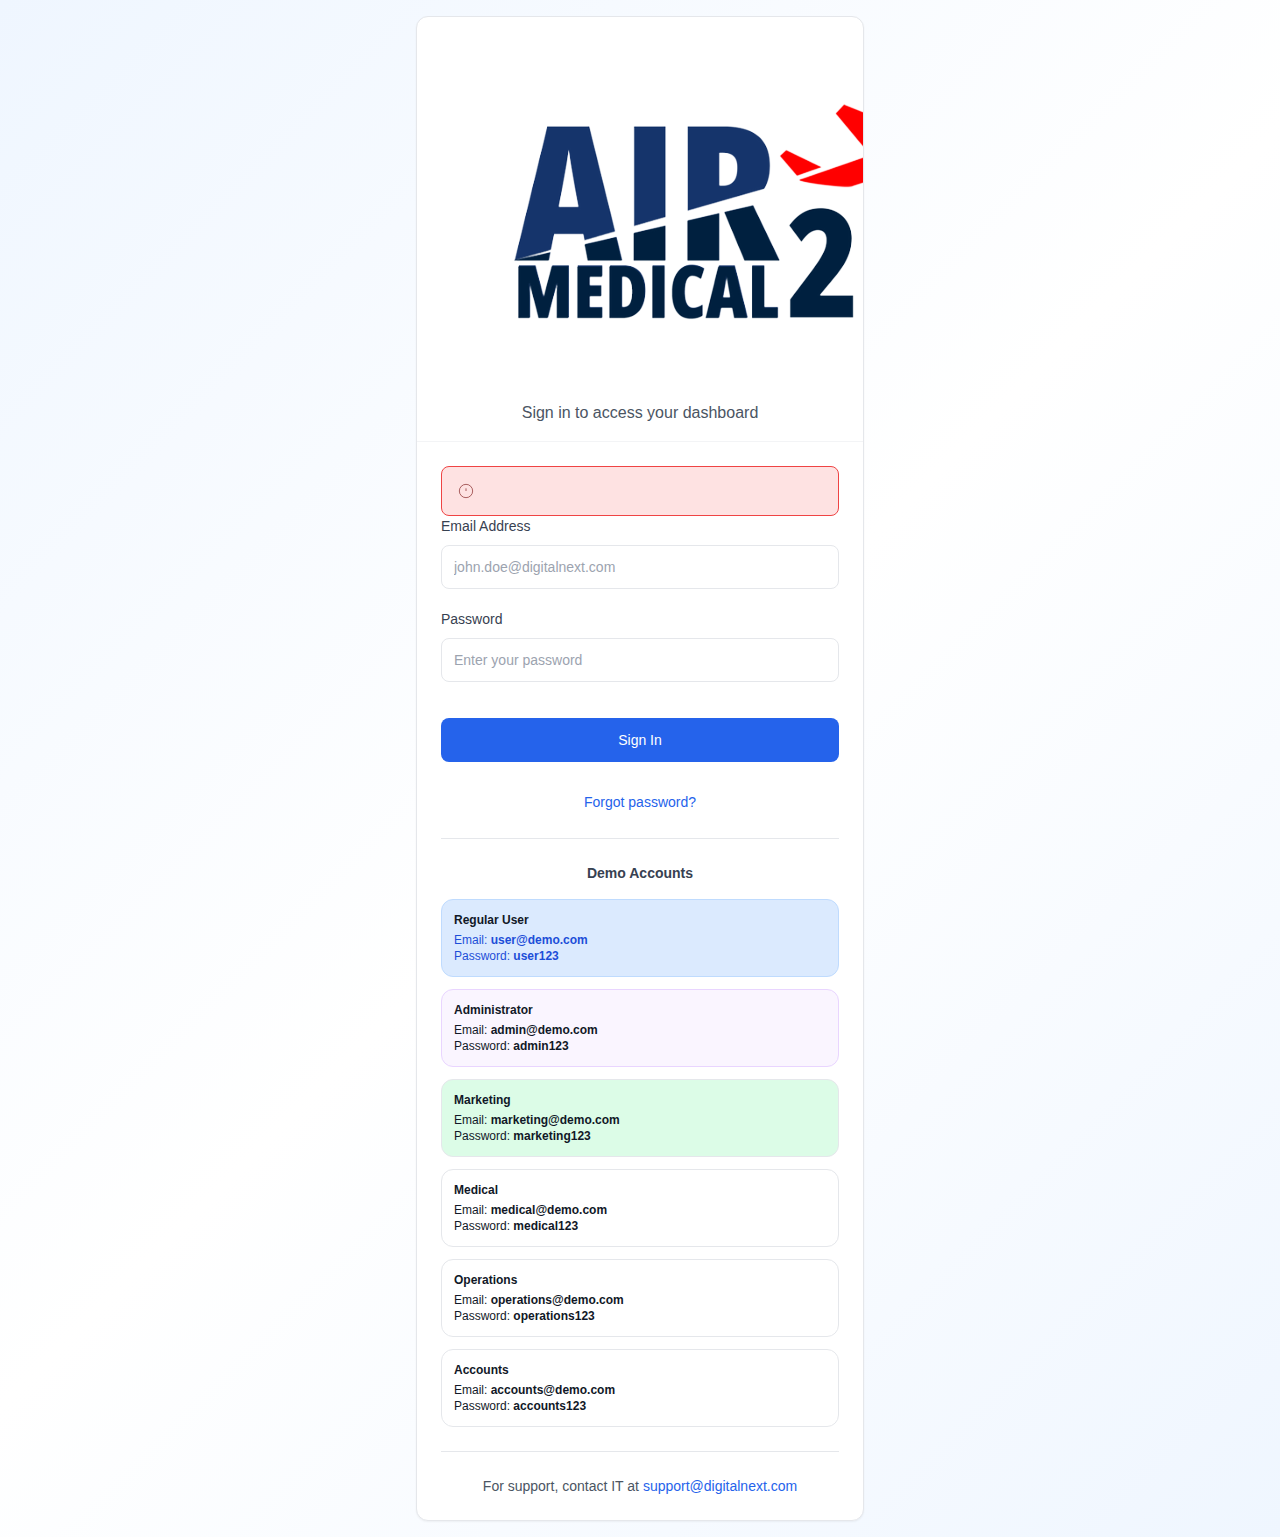
<file: documents.html>
<!DOCTYPE html>
<html lang="en">

<head>
    <meta charset="UTF-8">
    <meta name="viewport" content="width=device-width, initial-scale=1.0">
    <title>Documents - Air Medical 24x7</title>
    <link rel="stylesheet" href="style.css">
    <link rel="icon" type="image/png" href="assets/favicon.png">
</head>

<body>
    <div class="min-h-screen bg-gray-50">
        <!-- Sidebar -->
        <div class="sidebar">
            <div class="sidebar-logo">
                <img src="assets/air-medical-logo.png" alt="Air Medical 24x7" onerror="this.style.display='none'">
            </div>
            <nav class="sidebar-nav">
                <a href="dashboard.html" class="sidebar-link">
                    <svg class="icon" xmlns="http://www.w3.org/2000/svg" viewBox="0 0 24 24" fill="none"
                        stroke="currentColor">
                        <rect x="3" y="3" width="7" height="7"></rect>
                        <rect x="14" y="3" width="7" height="7"></rect>
                        <rect x="14" y="14" width="7" height="7"></rect>
                        <rect x="3" y="14" width="7" height="7"></rect>
                    </svg>
                    Dashboard
                </a>
                                <!-- Admin links will be injected here dynamically by JavaScript if user is admin -->
                <a href="cases.html" class="sidebar-link" id="user-cases-link">
                    <svg class="icon" xmlns="http://www.w3.org/2000/svg" viewBox="0 0 24 24" fill="none"
                        stroke="currentColor">
                        <path d="M14 2H6a2 2 0 0 0-2 2v16a2 2 0 0 0 2 2h12a2 2 0 0 0 2-2V8z"></path>
                        <polyline points="14 2 14 8 20 8"></polyline>
                    </svg>
                    Cases & Forms
                </a>
                <a href="leads.html" class="sidebar-link">
                    <svg class="icon" xmlns="http://www.w3.org/2000/svg" viewBox="0 0 24 24" fill="none"
                        stroke="currentColor">
                        <path d="M16 21v-2a4 4 0 0 0-4-4H5a4 4 0 0 0-4 4v2"></path>
                        <circle cx="8.5" cy="7" r="4"></circle>
                        <line x1="20" y1="8" x2="20" y2="14"></line>
                        <line x1="23" y1="11" x2="17" y2="11"></line>
                    </svg>
                    Leads
                </a>
                <a href="expenses.html" class="sidebar-link">
                    <svg class="icon" xmlns="http://www.w3.org/2000/svg" viewBox="0 0 24 24" fill="none"
                        stroke="currentColor">
                        <line x1="12" y1="1" x2="12" y2="23"></line>
                        <path d="M17 5H9.5a3.5 3.5 0 0 0 0 7h5a3.5 3.5 0 0 1 0 7H6"></path>
                    </svg>
                    Expenses
                </a>
                <a href="documents.html" class="sidebar-link active">
                    <svg class="icon" xmlns="http://www.w3.org/2000/svg" viewBox="0 0 24 24" fill="none"
                        stroke="currentColor">
                        <path d="M14 2H6a2 2 0 0 0-2 2v16a2 2 0 0 0 2 2h12a2 2 0 0 0 2-2V8z"></path>
                        <polyline points="14 2 14 8 20 8"></polyline>
                        <line x1="16" y1="13" x2="8" y2="13"></line>
                        <line x1="16" y1="17" x2="8" y2="17"></line>
                        <polyline points="10 9 9 9 8 9"></polyline>
                    </svg>
                    Documents
                </a>
                <a href="location.html" class="sidebar-link">
                    <svg class="h-3 w-3" style="width: 0.75rem; height: 0.75rem; flex-shrink: 0;" xmlns="http://www.w3.org/2000/svg" viewBox="0 0 24 24" fill="none" stroke="currentColor"><path d="M21 10c0 7-9 13-9 13s-9-6-9-13a9 9 0 0 1 18 0z"></path>
                        <circle cx="12" cy="10" r="3"></circle>
                    </svg>
                    Location Tracking
                </a>
                <a href="settings.html" class="sidebar-link">
                    <svg class="icon" xmlns="http://www.w3.org/2000/svg" viewBox="0 0 24 24" fill="none"
                        stroke="currentColor">
                        <circle cx="12" cy="12" r="3"></circle>
                        <path
                            d="M12 1v6m0 6v6m5.196-15.804L13.464 7.46m-3.392 9.08-3.732 3.732m15.804-5.195L17.54 13.464m-9.08-3.392-3.732-3.732">
                        </path>
                    </svg>
                    Settings
                </a>
            </nav>
        </div>

        <!-- Main Content -->
        <div class="main-content">
            <!-- Header -->
            <header class="header">
                <div class="flex-1 flex items-center">
                    <button type="button" id="mobile-menu-btn" class="btn-icon btn-ghost hidden">
                        <svg class="icon" xmlns="http://www.w3.org/2000/svg" viewBox="0 0 24 24">
                            <line x1="3" y1="12" x2="21" y2="12"></line>
                            <line x1="3" y1="6" x2="21" y2="6"></line>
                            <line x1="3" y1="18" x2="21" y2="18"></line>
                        </svg>
                    </button>
                </div>
                <div class="header-actions">
                    <button class="btn-icon btn-ghost notification-btn">
                        <svg class="icon" xmlns="http://www.w3.org/2000/svg" viewBox="0 0 24 24">
                            <path d="M18 8A6 6 0 0 0 6 8c0 7-3 9-3 9h18s-3-2-3-9"></path>
                            <path d="M13.73 21a2 2 0 0 1-3.46 0"></path>
                        </svg>
                        <span class="notification-badge"></span>
                    </button>
                    <div class="user-dropdown">
                        <button id="user-dropdown-btn" class="user-btn">
                            <div class="user-avatar" id="user-avatar">JD</div>
                            <span class="hidden md:block text-sm font-medium text-gray-700" id="user-display-name">John
                                Doe</span>
                        </button>
                        <div id="user-dropdown-menu" class="dropdown-menu">
                            <div class="dropdown-header">
                                <p class="text-sm font-medium" id="user-name">John Doe</p>
                                <p class="text-xs text-gray-500" id="user-email">user@demo.com</p>
                            </div>
                            <div class="dropdown-divider"></div>
                            <a href="#" data-logout class="dropdown-item danger">
                                <svg class="icon-sm" xmlns="http://www.w3.org/2000/svg" viewBox="0 0 24 24">
                                    <path d="M9 21H5a2 2 0 0 1-2-2V5a2 2 0 0 1 2-2h4"></path>
                                    <polyline points="16 17 21 12 16 7"></polyline>
                                    <line x1="21" y1="12" x2="9" y2="12"></line>
                                </svg>
                                Log out
                            </a>
                        </div>
                    </div>
                </div>
            </header>

            <main class="content-area space-y-6">
                <div>
                    <h1 class="text-3xl font-bold text-gray-900">Documents</h1>
                    <p class="text-gray-600 mt-1">Manage and track all your documents</p>
                </div>

                <!-- Document Type Cards - Horizontal Layout -->
                <div class="flex gap-4 overflow-x-auto pb-2">
                    <!-- Flight Details Card -->
                    <div class="document-card-horizontal" onclick="showDocumentDetails('flightDetails')"
                        id="card-flightDetails">
                        <div style="width: 3rem; height: 3rem; border-radius: 0.75rem; display: flex; align-items: center; justify-content: center; flex-shrink: 0;" class="icon-bg-blue">
                            <svg class="h-6 w-6 icon-text-blue" xmlns="http://www.w3.org/2000/svg"
                                viewBox="0 0 24 24" fill="none" stroke="currentColor" stroke-width="2">
                                <path
                                    d="M17.8 19.2 16 11l3.5-3.5C21 6 21.5 4 21 3c-1-.5-3 0-4.5 1.5L13 8 4.8 6.2c-.5-.1-.9.1-1.1.5l-.3.5c-.2.5-.1 1 .3 1.3L9 12l-2 3H4l-1 1 3 2 2 3 1-1v-3l3-2 3.5 5.3c.3.4.8.5 1.3.3l.5-.2c.4-.3.6-.7.5-1.2z">
                                </path>
                            </svg>
                        </div>
                        <div class="card-content-horizontal">
                            <h3 class="text-base font-semibold text-gray-900">Flight Details</h3>
                            <p class="text-sm text-gray-500"><span id="count-flightDetails">2</span> documents</p>
                        </div>
                    </div>

                    <!-- Quotation Card -->
                    <div class="document-card-horizontal" onclick="showDocumentDetails('quotations')"
                        id="card-quotations">
                        <div style="width: 3rem; height: 3rem; border-radius: 0.75rem; display: flex; align-items: center; justify-content: center; flex-shrink: 0;" class="icon-bg-green">
                            <svg class="h-6 w-6 icon-text-green" xmlns="http://www.w3.org/2000/svg"
                                viewBox="0 0 24 24" fill="none" stroke="currentColor" stroke-width="2">
                                <path d="M14 2H6a2 2 0 0 0-2 2v16a2 2 0 0 0 2 2h12a2 2 0 0 0 2-2V8z"></path>
                                <polyline points="14 2 14 8 20 8"></polyline>
                                <line x1="16" y1="13" x2="8" y2="13"></line>
                                <line x1="16" y1="17" x2="8" y2="17"></line>
                            </svg>
                        </div>
                        <div class="card-content-horizontal">
                            <h3 class="text-base font-semibold text-gray-900">Quotation</h3>
                            <p class="text-sm text-gray-500"><span id="count-quotations">2</span> documents</p>
                        </div>
                    </div>

                    <!-- Sub Quotation Card -->
                    <div class="document-card-horizontal" onclick="showDocumentDetails('subQuotations')"
                        id="card-subQuotations">
                        <div style="width: 3rem; height: 3rem; border-radius: 0.75rem; display: flex; align-items: center; justify-content: center; flex-shrink: 0;" class="icon-bg-amber">
                            <svg class="h-6 w-6 icon-text-amber" xmlns="http://www.w3.org/2000/svg"
                                viewBox="0 0 24 24" fill="none" stroke="currentColor" stroke-width="2">
                                <path d="M14 2H6a2 2 0 0 0-2 2v16a2 2 0 0 0 2 2h12a2 2 0 0 0 2-2V8z"></path>
                                <polyline points="14 2 14 8 20 8"></polyline>
                                <line x1="12" y1="18" x2="12" y2="12"></line>
                                <line x1="9" y1="15" x2="15" y2="15"></line>
                            </svg>
                        </div>
                        <div class="card-content-horizontal">
                            <h3 class="text-base font-semibold text-gray-900">Sub Quotation</h3>
                            <p class="text-sm text-gray-500"><span id="count-subQuotations">2</span> documents</p>
                        </div>
                    </div>

                    <!-- Invoice Card -->
                    <div class="document-card-horizontal" onclick="showDocumentDetails('invoices')" id="card-invoices">
                        <div style="width: 3rem; height: 3rem; border-radius: 0.75rem; display: flex; align-items: center; justify-content: center; flex-shrink: 0;" class="icon-bg-purple">
                            <svg class="h-6 w-6 icon-text-purple" xmlns="http://www.w3.org/2000/svg"
                                viewBox="0 0 24 24" fill="none" stroke="currentColor" stroke-width="2">
                                <rect x="2" y="5" width="20" height="14" rx="2"></rect>
                                <line x1="2" y1="10" x2="22" y2="10"></line>
                            </svg>
                        </div>
                        <div class="card-content-horizontal">
                            <h3 class="text-base font-semibold text-gray-900">Invoice</h3>
                            <p class="text-sm text-gray-500"><span id="count-invoices">2</span> documents</p>
                        </div>
                    </div>
                </div>

                <!-- Details Section -->
                <div id="details-section" class="card hidden">
                    <div class="card-header flex flex-row items-center justify-between">
                        <div>
                            <div class="card-title" id="details-title">Flight Details</div>
                            <div class="card-description" id="details-description">View and manage flight booking
                                details</div>
                        </div>
                        <button class="btn btn-primary" id="add-document-btn" onclick="openAddModal()">
                            <svg class="mr-2 h-4 w-4" xmlns="http://www.w3.org/2000/svg" viewBox="0 0 24 24" fill="none"
                                stroke="currentColor">
                                <line x1="12" y1="5" x2="12" y2="19"></line>
                                <line x1="5" y1="12" x2="19" y2="12"></line>
                            </svg>
                            Add New
                        </button>
                    </div>
                    <div class="card-content">
                        <!-- Search Bar -->
                        <div class="mb-4">
                            <div class="relative">
                                <svg class="absolute left-3 top-1/2 -translate-y-1/2 h-4 w-4 text-gray-400"
                                    xmlns="http://www.w3.org/2000/svg" viewBox="0 0 24 24" fill="none"
                                    stroke="currentColor">
                                    <circle cx="11" cy="11" r="8"></circle>
                                    <path d="m21 21-4.35-4.35"></path>
                                </svg>
                                <input type="text" id="document-search" class="input pl-10 w-full md:w-96"
                                    placeholder="Search documents..." oninput="searchDocuments()">
                            </div>
                        </div>

                        <!-- Documents List -->
                        <div id="documents-list"></div>
                    </div>
                </div>
            </main>
        </div>
    </div>

    <script src="auth.js"></script>
    <script src="utils.js"></script>
    <script src="app.js"></script>
    <script>
        let currentDocumentType = null;

        // Sample document data
        const documentsData = {
            flightDetails: [
                { id: 'FD-001', date: '2024-01-15', flightNumber: 'AI-123', route: 'DXB ÃƒÆ’Ã†â€™Ãƒâ€ Ã¢â‚¬â„¢ÃƒÆ’Ã¢â‚¬Â ÃƒÂ¢Ã¢â€šÂ¬Ã¢â€žÂ¢ÃƒÆ’Ã†â€™ÃƒÂ¢Ã¢â€šÂ¬Ã…Â¡ÃƒÆ’Ã¢â‚¬Å¡Ãƒâ€šÃ‚Â¢ÃƒÆ’Ã†â€™Ãƒâ€ Ã¢â‚¬â„¢ÃƒÆ’Ã¢â‚¬Å¡Ãƒâ€šÃ‚Â¢ÃƒÆ’Ã†â€™Ãƒâ€šÃ‚Â¢ÃƒÆ’Ã‚Â¢ÃƒÂ¢Ã¢â‚¬Å¡Ã‚Â¬Ãƒâ€¦Ã‚Â¡ÃƒÆ’Ã¢â‚¬Å¡Ãƒâ€šÃ‚Â¬ÃƒÆ’Ã†â€™ÃƒÂ¢Ã¢â€šÂ¬Ã…Â¡ÃƒÆ’Ã¢â‚¬Å¡Ãƒâ€šÃ‚Â ÃƒÆ’Ã†â€™Ãƒâ€ Ã¢â‚¬â„¢ÃƒÆ’Ã¢â‚¬Å¡Ãƒâ€šÃ‚Â¢ÃƒÆ’Ã†â€™Ãƒâ€šÃ‚Â¢ÃƒÆ’Ã‚Â¢ÃƒÂ¢Ã¢â‚¬Å¡Ã‚Â¬Ãƒâ€¦Ã‚Â¡ÃƒÆ’Ã¢â‚¬Å¡Ãƒâ€šÃ‚Â¬ÃƒÆ’Ã†â€™Ãƒâ€šÃ‚Â¢ÃƒÆ’Ã‚Â¢ÃƒÂ¢Ã¢â‚¬Å¡Ã‚Â¬Ãƒâ€¦Ã‚Â¾ÃƒÆ’Ã¢â‚¬Å¡Ãƒâ€šÃ‚Â¢ DEL', status: 'Confirmed', passengers: '2' },
                { id: 'FD-002', date: '2024-01-18', flightNumber: 'AI-456', route: 'DEL ÃƒÆ’Ã†â€™Ãƒâ€ Ã¢â‚¬â„¢ÃƒÆ’Ã¢â‚¬Â ÃƒÂ¢Ã¢â€šÂ¬Ã¢â€žÂ¢ÃƒÆ’Ã†â€™ÃƒÂ¢Ã¢â€šÂ¬Ã…Â¡ÃƒÆ’Ã¢â‚¬Å¡Ãƒâ€šÃ‚Â¢ÃƒÆ’Ã†â€™Ãƒâ€ Ã¢â‚¬â„¢ÃƒÆ’Ã¢â‚¬Å¡Ãƒâ€šÃ‚Â¢ÃƒÆ’Ã†â€™Ãƒâ€šÃ‚Â¢ÃƒÆ’Ã‚Â¢ÃƒÂ¢Ã¢â‚¬Å¡Ã‚Â¬Ãƒâ€¦Ã‚Â¡ÃƒÆ’Ã¢â‚¬Å¡Ãƒâ€šÃ‚Â¬ÃƒÆ’Ã†â€™ÃƒÂ¢Ã¢â€šÂ¬Ã…Â¡ÃƒÆ’Ã¢â‚¬Å¡Ãƒâ€šÃ‚Â ÃƒÆ’Ã†â€™Ãƒâ€ Ã¢â‚¬â„¢ÃƒÆ’Ã¢â‚¬Å¡Ãƒâ€šÃ‚Â¢ÃƒÆ’Ã†â€™Ãƒâ€šÃ‚Â¢ÃƒÆ’Ã‚Â¢ÃƒÂ¢Ã¢â‚¬Å¡Ã‚Â¬Ãƒâ€¦Ã‚Â¡ÃƒÆ’Ã¢â‚¬Å¡Ãƒâ€šÃ‚Â¬ÃƒÆ’Ã†â€™Ãƒâ€šÃ‚Â¢ÃƒÆ’Ã‚Â¢ÃƒÂ¢Ã¢â‚¬Å¡Ã‚Â¬Ãƒâ€¦Ã‚Â¾ÃƒÆ’Ã¢â‚¬Å¡Ãƒâ€šÃ‚Â¢ BOM', status: 'Pending', passengers: '1' }
            ],
            quotations: [
                { id: 'QUO-001', date: '2024-01-10', client: 'Air Medical', amount: 5000, status: 'Sent', validUntil: '2024-02-10' },
                { id: 'QUO-002', date: '2024-01-12', client: 'Medical Escort', amount: 3500, status: 'Approved', validUntil: '2024-02-12' }
            ],
            subQuotations: [
                { id: 'SUB-001', date: '2024-01-12', parentQuotation: 'QUO-001', amount: 2500, status: 'Approved', description: 'Medical Equipment' },
                { id: 'SUB-002', date: '2024-01-14', parentQuotation: 'QUO-002', amount: 1500, status: 'Pending', description: 'Transport Services' }
            ],
            invoices: [
                { id: 'INV-001', date: '2024-01-20', client: 'Air Medical', amount: 5000, status: 'Paid', dueDate: '2024-02-20' },
                { id: 'INV-002', date: '2024-01-22', client: 'Medical Escort', amount: 3500, status: 'Pending', dueDate: '2024-02-22' }
            ]
        };

        function updateDocumentCounts() {
            document.getElementById('count-flightDetails').textContent = documentsData.flightDetails.length;
            document.getElementById('count-quotations').textContent = documentsData.quotations.length;
            document.getElementById('count-subQuotations').textContent = documentsData.subQuotations.length;
            document.getElementById('count-invoices').textContent = documentsData.invoices.length;
        }

        function showDocumentDetails(documentType) {
            currentDocumentType = documentType;

            // Remove active class from all cards
            document.querySelectorAll('.document-card-horizontal').forEach(card => {
                card.classList.remove('active');
            });

            // Add active class to clicked card
            document.getElementById(`card-${documentType}`).classList.add('active');

            // Show details section
            const detailsSection = document.getElementById('details-section');
            detailsSection.classList.remove('hidden');

            // Update title and description
            const titles = {
                flightDetails: 'Flight Details',
                quotations: 'Quotations',
                subQuotations: 'Sub Quotations',
                invoices: 'Invoices'
            };

            const descriptions = {
                flightDetails: 'View and manage flight booking details',
                quotations: 'View and manage quotations sent to clients',
                subQuotations: 'View and manage sub-quotations linked to main quotations',
                invoices: 'View and manage invoices and payment status'
            };

            document.getElementById('details-title').textContent = titles[documentType];
            document.getElementById('details-description').textContent = descriptions[documentType];

            // Clear search
            document.getElementById('document-search').value = '';

            // Render documents
            renderDocuments(documentType);
        }

        function searchDocuments() {
            if (!currentDocumentType) return;

            const searchTerm = document.getElementById('document-search').value.toLowerCase();
            const documents = documentsData[currentDocumentType];

            if (!searchTerm) {
                renderDocuments(currentDocumentType);
                return;
            }

            // Filter documents based on search term
            const filtered = documents.filter(doc => {
                return Object.values(doc).some(value =>
                    String(value).toLowerCase().includes(searchTerm)
                );
            });

            // Render filtered results
            renderFilteredDocuments(currentDocumentType, filtered);
        }

        function renderFilteredDocuments(documentType, documents) {
            const container = document.getElementById('documents-list');

            if (documents.length === 0) {
                container.innerHTML = `
                    <div class="text-center py-12">
                        <svg class="mx-auto h-12 w-12 text-gray-400" xmlns="http://www.w3.org/2000/svg" viewBox="0 0 24 24" fill="none" stroke="currentColor">
                            <circle cx="11" cy="11" r="8"></circle>
                            <path d="m21 21-4.35-4.35"></path>
                        </svg>
                        <p class="mt-4 text-gray-500">No documents found matching your search</p>
                    </div>
                `;
                return;
            }

            // Use the same rendering logic as renderDocuments
            if (documentType === 'flightDetails') {
                container.innerHTML = `
                    <div class="overflow-x-auto">
                        <table class="w-full">
                            <thead class="bg-gray-50 border-b border-gray-200">
                                <tr>
                                    <th class="text-left p-3 text-sm font-medium text-gray-600">ID</th>
                                    <th class="text-left p-3 text-sm font-medium text-gray-600">Date</th>
                                    <th class="text-left p-3 text-sm font-medium text-gray-600">Flight Number</th>
                                    <th class="text-left p-3 text-sm font-medium text-gray-600">Route</th>
                                    <th class="text-left p-3 text-sm font-medium text-gray-600">Passengers</th>
                                    <th class="text-left p-3 text-sm font-medium text-gray-600">Status</th>
                                    <th class="text-right p-3 text-sm font-medium text-gray-600">Actions</th>
                                </tr>
                            </thead>
                            <tbody>
                                ${documents.map(doc => `
                                    <tr class="border-b border-gray-100 hover:bg-gray-50">
                                        <td class="p-3 text-sm font-medium text-gray-900">${doc.id}</td>
                                        <td class="p-3 text-sm text-gray-600">${doc.date}</td>
                                        <td class="p-3 text-sm text-gray-900">${doc.flightNumber}</td>
                                        <td class="p-3 text-sm text-gray-600">${doc.route}</td>
                                        <td class="p-3 text-sm text-gray-600">${doc.passengers}</td>
                                        <td class="p-3"><span class="badge ${doc.status === 'Confirmed' ? 'badge-success' : 'badge-warning'}">${doc.status}</span></td>
                                        <td class="p-3 text-right">
                                            <button class="btn btn-outline btn-sm" onclick="viewDocument('${documentType}', '${doc.id}')">View</button>
                                        </td>
                                    </tr>
                                `).join('')}
                            </tbody>
                        </table>
                    </div>
                `;
            } else if (documentType === 'quotations') {
                container.innerHTML = `
                    <div class="overflow-x-auto">
                        <table class="w-full">
                            <thead class="bg-gray-50 border-b border-gray-200">
                                <tr>
                                    <th class="text-left p-3 text-sm font-medium text-gray-600">ID</th>
                                    <th class="text-left p-3 text-sm font-medium text-gray-600">Date</th>
                                    <th class="text-left p-3 text-sm font-medium text-gray-600">Client</th>
                                    <th class="text-left p-3 text-sm font-medium text-gray-600">Amount</th>
                                    <th class="text-left p-3 text-sm font-medium text-gray-600">Valid Until</th>
                                    <th class="text-left p-3 text-sm font-medium text-gray-600">Status</th>
                                    <th class="text-right p-3 text-sm font-medium text-gray-600">Actions</th>
                                </tr>
                            </thead>
                            <tbody>
                                ${documents.map(doc => `
                                    <tr class="border-b border-gray-100 hover:bg-gray-50">
                                        <td class="p-3 text-sm font-medium text-gray-900">${doc.id}</td>
                                        <td class="p-3 text-sm text-gray-600">${doc.date}</td>
                                        <td class="p-3 text-sm text-gray-900">${doc.client}</td>
                                        <td class="p-3 text-sm font-semibold text-gray-900">AED ${Utils.formatCurrency(doc.amount)}</td>
                                        <td class="p-3 text-sm text-gray-600">${doc.validUntil}</td>
                                        <td class="p-3"><span class="badge ${doc.status === 'Approved' ? 'badge-success' : doc.status === 'Sent' ? 'badge-primary' : 'badge-default'}">${doc.status}</span></td>
                                        <td class="p-3 text-right">
                                            <button class="btn btn-outline btn-sm" onclick="viewDocument('${documentType}', '${doc.id}')">View</button>
                                        </td>
                                    </tr>
                                `).join('')}
                            </tbody>
                        </table>
                    </div>
                `;
            } else if (documentType === 'subQuotations') {
                container.innerHTML = `
                    <div class="overflow-x-auto">
                        <table class="w-full">
                            <thead class="bg-gray-50 border-b border-gray-200">
                                <tr>
                                    <th class="text-left p-3 text-sm font-medium text-gray-600">ID</th>
                                    <th class="text-left p-3 text-sm font-medium text-gray-600">Date</th>
                                    <th class="text-left p-3 text-sm font-medium text-gray-600">Parent Quotation</th>
                                    <th class="text-left p-3 text-sm font-medium text-gray-600">Description</th>
                                    <th class="text-left p-3 text-sm font-medium text-gray-600">Amount</th>
                                    <th class="text-left p-3 text-sm font-medium text-gray-600">Status</th>
                                    <th class="text-right p-3 text-sm font-medium text-gray-600">Actions</th>
                                </tr>
                            </thead>
                            <tbody>
                                ${documents.map(doc => `
                                    <tr class="border-b border-gray-100 hover:bg-gray-50">
                                        <td class="p-3 text-sm font-medium text-gray-900">${doc.id}</td>
                                        <td class="p-3 text-sm text-gray-600">${doc.date}</td>
                                        <td class="p-3 text-sm text-gray-900">${doc.parentQuotation}</td>
                                        <td class="p-3 text-sm text-gray-600">${doc.description}</td>
                                        <td class="p-3 text-sm font-semibold text-gray-900">AED ${Utils.formatCurrency(doc.amount)}</td>
                                        <td class="p-3"><span class="badge ${doc.status === 'Approved' ? 'badge-success' : 'badge-warning'}">${doc.status}</span></td>
                                        <td class="p-3 text-right">
                                            <button class="btn btn-outline btn-sm" onclick="viewDocument('${documentType}', '${doc.id}')">View</button>
                                        </td>
                                    </tr>
                                `).join('')}
                            </tbody>
                        </table>
                    </div>
                `;
            } else if (documentType === 'invoices') {
                container.innerHTML = `
                    <div class="overflow-x-auto">
                        <table class="w-full">
                            <thead class="bg-gray-50 border-b border-gray-200">
                                <tr>
                                    <th class="text-left p-3 text-sm font-medium text-gray-600">ID</th>
                                    <th class="text-left p-3 text-sm font-medium text-gray-600">Date</th>
                                    <th class="text-left p-3 text-sm font-medium text-gray-600">Client</th>
                                    <th class="text-left p-3 text-sm font-medium text-gray-600">Amount</th>
                                    <th class="text-left p-3 text-sm font-medium text-gray-600">Due Date</th>
                                    <th class="text-left p-3 text-sm font-medium text-gray-600">Status</th>
                                    <th class="text-right p-3 text-sm font-medium text-gray-600">Actions</th>
                                </tr>
                            </thead>
                            <tbody>
                                ${documents.map(doc => `
                                    <tr class="border-b border-gray-100 hover:bg-gray-50">
                                        <td class="p-3 text-sm font-medium text-gray-900">${doc.id}</td>
                                        <td class="p-3 text-sm text-gray-600">${doc.date}</td>
                                        <td class="p-3 text-sm text-gray-900">${doc.client}</td>
                                        <td class="p-3 text-sm font-semibold text-gray-900">AED ${Utils.formatCurrency(doc.amount)}</td>
                                        <td class="p-3 text-sm text-gray-600">${doc.dueDate}</td>
                                        <td class="p-3"><span class="badge ${doc.status === 'Paid' ? 'badge-success' : 'badge-warning'}">${doc.status}</span></td>
                                        <td class="p-3 text-right">
                                            <button class="btn btn-outline btn-sm" onclick="viewDocument('${documentType}', '${doc.id}')">View</button>
                                        </td>
                                    </tr>
                                `).join('')}
                            </tbody>
                        </table>
                    </div>
                `;
            }
        }

        function renderDocuments(documentType) {
            renderFilteredDocuments(documentType, documentsData[documentType]);
        }

        function openAddModal() {
            Utils.showToast(`Add new ${currentDocumentType} feature coming soon!`, 'info');
        }

        function viewDocument(type, id) {
            Utils.showToast(`Viewing ${id} - Full document view coming soon!`, 'info');
        }

        document.addEventListener('DOMContentLoaded', () => {
            Auth.requireAuth();
            updateDocumentCounts();
            // Auto-show Flight Details on load
            showDocumentDetails('flightDetails');
        });
    </script>
    <style>
        .document-card-horizontal {
            display: flex;
            align-items: center;
            gap: 1rem;
            padding: 1rem 1.5rem;
            background: white;
            border: 2px solid #e5e7eb;
            border-radius: 0.5rem;
            cursor: pointer;
            transition: all 0.2s;
            min-width: 200px;
            flex-shrink: 0;
        }

        .document-card-horizontal:hover {
            border-color: #3b82f6;
            box-shadow: 0 2px 4px rgba(0, 0, 0, 0.1);
        }

        .document-card-horizontal.active {
            border-color: #3b82f6;
            background-color: #eff6ff;
        }

        .document-card-horizontal .card-icon-horizontal {
            display: flex;
            align-items: center;
            justify-content: center;
            width: 3rem;
            height: 3rem;
            border-radius: 0.5rem;
            flex-shrink: 0;
        }

        .document-card-horizontal .card-content-horizontal {
            flex: 1;
            min-width: 0;
        }

        .document-card-horizontal .card-content-horizontal h3 {
            white-space: nowrap;
            overflow: hidden;
            text-overflow: ellipsis;
        }

        @media (max-width: 1023px) {
            #mobile-menu-btn {
                display: inline-flex !important;
            }
        }

        table {
            border-collapse: collapse;
        }
    </style>
</body>

</html>
</file>
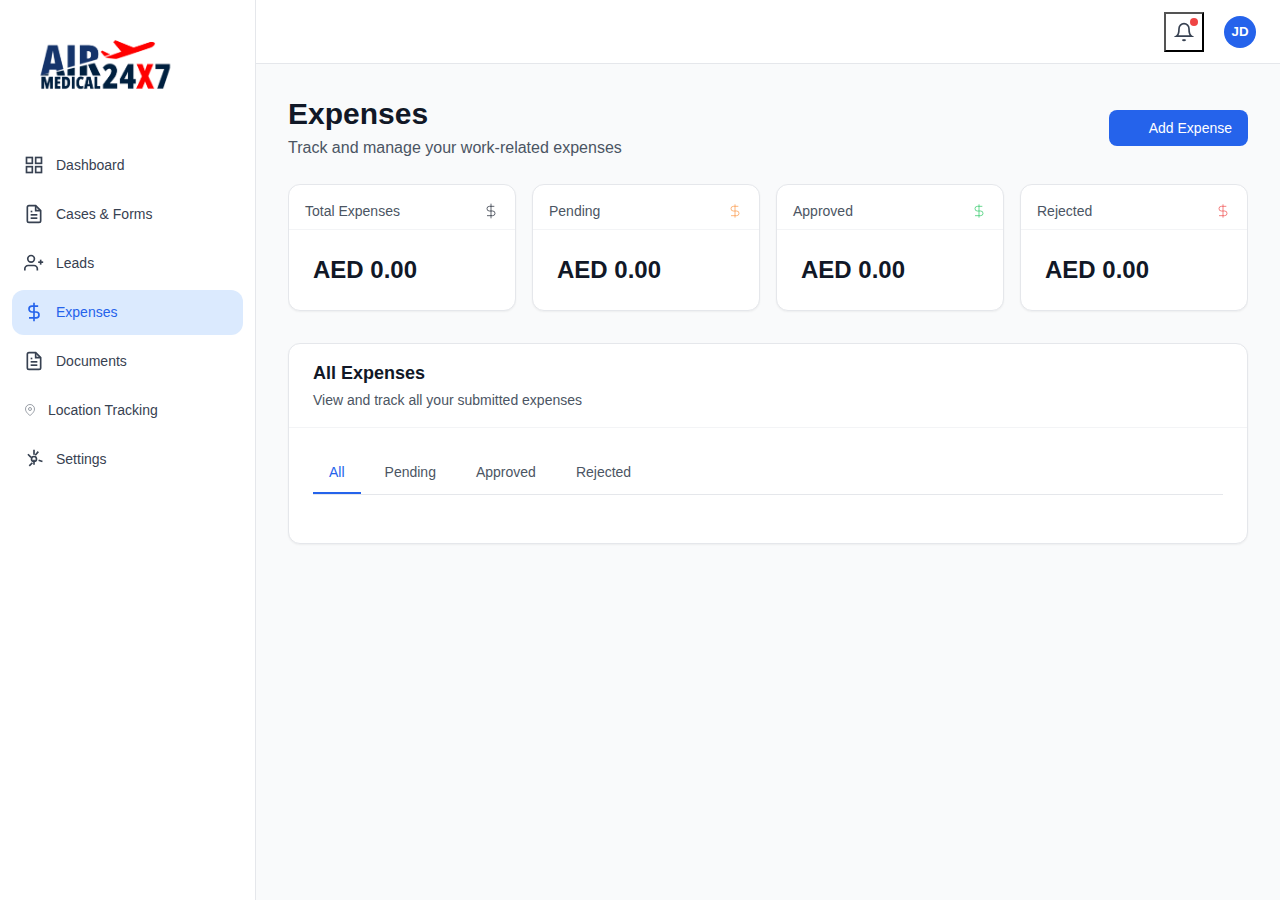
<file: expenses.html>
<!DOCTYPE html>
<html lang="en">

<head>
    <meta charset="UTF-8">
    <meta name="viewport" content="width=device-width, initial-scale=1.0">
    <title>Expenses - Air Medical 24x7</title>
    <link rel="stylesheet" href="style.css">
    <link rel="icon" type="image/png" href="assets/favicon.png">
</head>

<body>
    <div class="min-h-screen bg-gray-50">
        <!-- Sidebar -->
        <div class="sidebar">
            <div class="sidebar-logo">
                <img src="assets/air-medical-logo.png" alt="Air Medical 24x7" onerror="this.style.display='none'">
            </div>
            <nav class="sidebar-nav">
                <a href="dashboard.html" class="sidebar-link">
                    <svg class="icon" xmlns="http://www.w3.org/2000/svg" viewBox="0 0 24 24">
                        <rect x="3" y="3" width="7" height="7"></rect>
                        <rect x="14" y="3" width="7" height="7"></rect>
                        <rect x="14" y="14" width="7" height="7"></rect>
                        <rect x="3" y="14" width="7" height="7"></rect>
                    </svg>
                    Dashboard
                </a>
                                <!-- Admin links will be injected here dynamically by JavaScript if user is admin -->
                <a href="cases.html" class="sidebar-link" id="user-cases-link">
                    <svg class="icon" xmlns="http://www.w3.org/2000/svg" viewBox="0 0 24 24">
                        <path d="M14 2H6a2 2 0 0 0-2 2v16a2 2 0 0 0 2 2h12a2 2 0 0 0 2-2V8z"></path>
                        <polyline points="14 2 14 8 20 8"></polyline>
                        <line x1="16" y1="13" x2="8" y2="13"></line>
                        <line x1="16" y1="17" x2="8" y2="17"></line>
                        <line x1="10" y1="9" x2="8" y2="9"></line>
                    </svg>
                    Cases & Forms
                </a>
                <a href="leads.html" class="sidebar-link">
                    <svg class="icon" xmlns="http://www.w3.org/2000/svg" viewBox="0 0 24 24" fill="none"
                        stroke="currentColor">
                        <path d="M16 21v-2a4 4 0 0 0-4-4H5a4 4 0 0 0-4 4v2"></path>
                        <circle cx="8.5" cy="7" r="4"></circle>
                        <line x1="20" y1="8" x2="20" y2="14"></line>
                        <line x1="23" y1="11" x2="17" y2="11"></line>
                    </svg>
                    Leads
                </a>
                <a href="expenses.html" class="sidebar-link active">
                    <svg class="icon" xmlns="http://www.w3.org/2000/svg" viewBox="0 0 24 24">
                        <line x1="12" y1="1" x2="12" y2="23"></line>
                        <path d="M17 5H9.5a3.5 3.5 0 0 0 0 7h5a3.5 3.5 0 0 1 0 7H6"></path>
                    </svg>
                    Expenses
                </a>
                <a href="documents.html" class="sidebar-link">
                    <svg class="icon" xmlns="http://www.w3.org/2000/svg" viewBox="0 0 24 24" fill="none"
                        stroke="currentColor">
                        <path d="M14 2H6a2 2 0 0 0-2 2v16a2 2 0 0 0 2 2h12a2 2 0 0 0 2-2V8z"></path>
                        <polyline points="14 2 14 8 20 8"></polyline>
                        <line x1="16" y1="13" x2="8" y2="13"></line>
                        <line x1="16" y1="17" x2="8" y2="17"></line>
                        <polyline points="10 9 9 9 8 9"></polyline>
                    </svg>
                    Documents
                </a>
                <a href="location.html" class="sidebar-link">
                    <svg class="h-3 w-3" style="width: 0.75rem; height: 0.75rem; flex-shrink: 0;" xmlns="http://www.w3.org/2000/svg" viewBox="0 0 24 24" fill="none" stroke="currentColor"><path d="M21 10c0 7-9 13-9 13s-9-6-9-13a9 9 0 0 1 18 0z"></path>
                        <circle cx="12" cy="10" r="3"></circle>
                    </svg>
                    Location Tracking
                </a>
                <a href="settings.html" class="sidebar-link">
                    <svg class="icon" xmlns="http://www.w3.org/2000/svg" viewBox="0 0 24 24">
                        <circle cx="12" cy="12" r="3"></circle>
                        <path
                            d="M12 1v6m0 6v6m5.196-15.804L13.464 7.46m-3.392 9.08-3.732 3.732m15.804-5.195L17.54 13.464m-9.08-3.392-3.732-3.732">
                        </path>
                    </svg>
                    Settings
                </a>
            </nav>
        </div>

        <!-- Main Content -->
        <div class="main-content">
            <!-- Header -->
            <header class="header">
                <div class="flex-1 flex items-center">
                    <button type="button" id="mobile-menu-btn" class="btn-icon btn-ghost hidden">
                        <svg class="icon" xmlns="http://www.w3.org/2000/svg" viewBox="0 0 24 24">
                            <line x1="3" y1="12" x2="21" y2="12"></line>
                            <line x1="3" y1="6" x2="21" y2="6"></line>
                            <line x1="3" y1="18" x2="21" y2="18"></line>
                        </svg>
                    </button>
                </div>
                <div class="header-actions">
                    <button class="btn-icon btn-ghost notification-btn">
                        <svg class="icon" xmlns="http://www.w3.org/2000/svg" viewBox="0 0 24 24">
                            <path d="M18 8A6 6 0 0 0 6 8c0 7-3 9-3 9h18s-3-2-3-9"></path>
                            <path d="M13.73 21a2 2 0 0 1-3.46 0"></path>
                        </svg>
                        <span class="notification-badge"></span>
                    </button>
                    <div class="user-dropdown">
                        <button id="user-dropdown-btn" class="user-btn">
                            <div class="user-avatar" id="user-avatar">JD</div>
                            <span class="hidden md:block text-sm font-medium text-gray-700"
                                id="user-display-name">User</span>
                        </button>
                        <div id="user-dropdown-menu" class="dropdown-menu">
                            <div class="dropdown-header">
                                <p class="text-sm font-medium" id="user-name">User</p>
                                <p class="text-xs text-gray-500" id="user-email">user@demo.com</p>
                            </div>
                            <div class="dropdown-divider"></div>
                            <a href="settings.html" class="dropdown-item">
                                <svg class="icon-sm" xmlns="http://www.w3.org/2000/svg" viewBox="0 0 24 24">
                                    <path d="M19 21v-2a4 4 0 0 0-4-4H9a4 4 0 0 0-4 4v2"></path>
                                    <circle cx="12" cy="7" r="4"></circle>
                                </svg>
                                Profile Settings
                            </a>
                            <div class="dropdown-divider"></div>
                            <a href="#" data-logout class="dropdown-item danger">
                                <svg class="icon-sm" xmlns="http://www.w3.org/2000/svg" viewBox="0 0 24 24">
                                    <path d="M9 21H5a2 2 0 0 1-2-2V5a2 2 0 0 1 2-2h4"></path>
                                    <polyline points="16 17 21 12 16 7"></polyline>
                                    <line x1="21" y1="12" x2="9" y2="12"></line>
                                </svg>
                                Log out
                            </a>
                        </div>
                    </div>
                </div>
            </header>

            <!-- Content Area -->
            <main class="content-area space-y-6">
                <!-- Page Header -->
                <div class="flex items-center justify-between">
                    <div>
                        <h1 class="text-3xl font-bold text-gray-900">Expenses</h1>
                        <p class="text-gray-600 mt-1">Track and manage your work-related expenses</p>
                    </div>
                    <button class="btn btn-primary" onclick="Utils.showModal('add-expense-modal')">
                        <svg class="mr-2 h-4 w-4" xmlns="http://www.w3.org/2000/svg" viewBox="0 0 24 24">
                            <line x1="12" y1="5" x2="12" y2="19"></line>
                            <line x1="5" y1="12" x2="19" y2="12"></line>
                        </svg>
                        Add Expense
                    </button>
                </div>

                <!-- Statistics - Single Row -->
                <div class="flex gap-4 overflow-x-auto pb-2">
                    <div class="card" style="flex: 1 1 0%; min-width: 180px;">
                        <div class="card-header flex flex-row items-center justify-between"
                            style="padding: 1rem; padding-bottom: 0.5rem;">
                            <div class="text-sm font-medium text-gray-600">Total Expenses</div>
                            <svg class="h-4 w-4 text-gray-400" xmlns="http://www.w3.org/2000/svg" viewBox="0 0 24 24"
                                fill="none" stroke="currentColor">
                                <line x1="12" y1="1" x2="12" y2="23"></line>
                                <path d="M17 5H9.5a3.5 3.5 0 0 0 0 7h5a3.5 3.5 0 0 1 0 7H6"></path>
                            </svg>
                        </div>
                        <div class="card-content">
                            <div class="text-2xl font-bold text-gray-900" id="total-expenses">AED 0.00</div>
                        </div>
                    </div>

                    <div class="card" style="flex: 1 1 0%; min-width: 180px;">
                        <div class="card-header flex flex-row items-center justify-between"
                            style="padding: 1rem; padding-bottom: 0.5rem;">
                            <div class="text-sm font-medium text-gray-600">Pending</div>
                            <svg class="h-4 w-4 text-orange-600" xmlns="http://www.w3.org/2000/svg" viewBox="0 0 24 24"
                                fill="none" stroke="currentColor">
                                <path d="M12 2v20M17 5H9.5a3.5 3.5 0 0 0 0 7h5a3.5 3.5 0 0 1 0 7H6"></path>
                            </svg>
                        </div>
                        <div class="card-content">
                            <div class="text-2xl font-bold text-gray-900" id="pending-expenses">AED 0.00</div>
                        </div>
                    </div>

                    <div class="card" style="flex: 1 1 0%; min-width: 180px;">
                        <div class="card-header flex flex-row items-center justify-between"
                            style="padding: 1rem; padding-bottom: 0.5rem;">
                            <div class="text-sm font-medium text-gray-600">Approved</div>
                            <svg class="h-4 w-4 text-green-600" xmlns="http://www.w3.org/2000/svg" viewBox="0 0 24 24"
                                fill="none" stroke="currentColor">
                                <path d="M12 2v20M17 5H9.5a3.5 3.5 0 0 0 0 7h5a3.5 3.5 0 0 1 0 7H6"></path>
                            </svg>
                        </div>
                        <div class="card-content">
                            <div class="text-2xl font-bold text-gray-900" id="approved-expenses">AED 0.00</div>
                        </div>
                    </div>

                    <div class="card" style="flex: 1 1 0%; min-width: 180px;">
                        <div class="card-header flex flex-row items-center justify-between"
                            style="padding: 1rem; padding-bottom: 0.5rem;">
                            <div class="text-sm font-medium text-gray-600">Rejected</div>
                            <svg class="h-4 w-4 text-red-600" xmlns="http://www.w3.org/2000/svg" viewBox="0 0 24 24"
                                fill="none" stroke="currentColor">
                                <path d="M12 2v20M17 5H9.5a3.5 3.5 0 0 0 0 7h5a3.5 3.5 0 0 1 0 7H6"></path>
                            </svg>
                        </div>
                        <div class="card-content">
                            <div class="text-2xl font-bold text-gray-900" id="rejected-expenses">AED 0.00</div>
                        </div>
                    </div>
                </div>

                <!-- Expenses List -->
                <div class="card">
                    <div class="card-header">
                        <div class="card-title">All Expenses</div>
                        <div class="card-description">View and track all your submitted expenses</div>
                    </div>
                    <div class="card-content">
                        <!-- Tab Navigation -->
                        <div class="flex gap-2 mb-6 border-b border-gray-200">
                            <button class="tab-btn active" data-tab="all" onclick="switchTab('all', event)">All</button>
                            <button class="tab-btn" data-tab="pending"
                                onclick="switchTab('pending', event)">Pending</button>
                            <button class="tab-btn" data-tab="approved"
                                onclick="switchTab('approved', event)">Approved</button>
                            <button class="tab-btn" data-tab="rejected"
                                onclick="switchTab('rejected', event)">Rejected</button>
                        </div>

                        <!-- Expenses List -->
                        <div id="expenses-list" class="space-y-4"></div>
                    </div>
                </div>
            </main>
        </div>
    </div>

    <!-- Add Expense Modal -->
    <div id="add-expense-modal" class="modal-overlay hidden">
        <div class="modal modal-large">
            <div class="modal-header">
                <div class="modal-title">Add New Expense</div>
                <button class="modal-close" onclick="Utils.hideModal('add-expense-modal')"></button>
            </div>
            <div class="modal-body">
                <form id="expense-form" class="space-y-4">
                    <div class="form-group">
                        <label class="label">Category *</label>
                        <select class="select" id="category" required>
                            <option value="">Select category</option>
                            <option value="Travel">Travel</option>
                            <option value="Meals">Meals</option>
                            <option value="Medical Supplies">Medical Supplies</option>
                            <option value="Equipment">Equipment</option>
                            <option value="Parking">Parking</option>
                            <option value="Accommodation">Accommodation</option>
                        </select>
                    </div>
                    <div class="form-group">
                        <label class="label">Amount (AED) *</label>
                        <input type="number" class="input" id="amount" step="0.01" placeholder="0.00" required>
                    </div>
                    <div class="form-group">
                        <label class="label">Date *</label>
                        <input type="date" class="input" id="date" required>
                    </div>
                    <div class="form-group">
                        <label class="label">Description *</label>
                        <textarea class="textarea" id="description" rows="3" required></textarea>
                    </div>
                    <div class="form-group">
                        <label class="label">Location</label>
                        <div class="p-3 bg-blue-50 border border-blue-200 rounded-lg">
                            <span id="captured-location">Fetching location...</span>
                        </div>
                    </div>
                    <div class="form-group">
                        <label class="label">Receipt (Optional)</label>
                        <input type="file" class="input" id="receipt" accept="image/*,.pdf">
                    </div>
                    <div class="flex gap-2">
                        <button type="submit" class="btn btn-primary flex-1">Submit Expense</button>
                        <button type="button" class="btn btn-outline flex-1"
                            onclick="Utils.hideModal('add-expense-modal')">Cancel</button>
                    </div>
                </form>
            </div>
        </div>
    </div>

    <script src="auth.js"></script>
    <script src="utils.js"></script>
    <script src="app.js"></script>
    <script>
        const mockExpenses = [
            { id: 'EXP-001', category: 'Travel', amount: 45.0, date: '2024-12-16', description: 'Fuel for patient visit', status: 'pending', location: '', receipt: true },
            { id: 'EXP-002', category: 'Meals', amount: 18.5, date: '2024-12-16', description: 'Lunch during field work', status: 'pending', location: ' E', receipt: true },
            { id: 'EXP-003', category: 'Medical Supplies', amount: 125.0, date: '2024-12-15', description: 'Emergency medical supplies', status: 'approved', location: ° E', receipt: true },
            { id: 'EXP-004', category: 'Travel', amount: 32.0, date: '2024-12-14', description: 'Parking fees', status: 'approved', location: ' E', receipt: false },
            { id: 'EXP-005', category: 'Equipment', amount: 85.0, date: '2024-12-13', description: 'Protective equipment', status: 'rejected', location: ' E', receipt: true }
        ];

        let currentFilter = 'all';
        let allExpenses = [...mockExpenses];

        function updateStats() {
            const total = allExpenses.reduce((sum, e) => sum + e.amount, 0);
            const pending = allExpenses.filter(e => e.status === 'pending').reduce((sum, e) => sum + e.amount, 0);
            const approved = allExpenses.filter(e => e.status === 'approved').reduce((sum, e) => sum + e.amount, 0);
            const rejected = allExpenses.filter(e => e.status === 'rejected').reduce((sum, e) => sum + e.amount, 0);

            document.getElementById('total-expenses').textContent = Utils.formatCurrency(total);
            document.getElementById('pending-expenses').textContent = Utils.formatCurrency(pending);
            document.getElementById('approved-expenses').textContent = Utils.formatCurrency(approved);
            document.getElementById('rejected-expenses').textContent = Utils.formatCurrency(rejected);
        }

        function switchTab(filter, event) {
            currentFilter = filter;
            document.querySelectorAll('.tab-btn').forEach(btn => btn.classList.remove('active'));
            event.target.classList.add('active');
            renderExpenses();
        }

        function renderExpenses() {
            const container = document.getElementById('expenses-list');
            const filtered = currentFilter === 'all' ? allExpenses : allExpenses.filter(e => e.status === currentFilter);

            container.innerHTML = filtered.map(expense => `
        <div class="p-4 border border-gray-200 rounded-lg hover:border-blue-300 transition-colors">
          <div class="flex flex-col gap-3">
            <div class="flex items-center gap-2 flex-wrap">
              <span class="font-bold text-gray-900">${expense.id}</span>
              <span class="badge ${Utils.getStatusBadgeClass(expense.status)}">${expense.status}</span>
              ${expense.receipt ? '<span class="badge badge-primary"><svg class="h-3 w-3 inline mr-1" xmlns="http://www.w3.org/2000/svg" viewBox="0 0 24 24" fill="none" stroke="currentColor"><path d="M14 2H6a2 2 0 0 0-2 2v16a2 2 0 0 0 2 2h12a2 2 0 0 0 2-2V8z"></path><polyline points="14 2 14 8 20 8"></polyline></svg>Receipt</span>' : ''}
            </div>
            <div class="text-2xl font-bold text-gray-900">${Utils.formatCurrency(expense.amount)}</div>
            <div class="text-sm text-gray-600">${expense.description}</div>
            <div class="flex items-center gap-4 text-xs text-gray-500 flex-wrap">
              <span class="flex items-center gap-1">
                <svg class="h-3 w-3" xmlns="http://www.w3.org/2000/svg" viewBox="0 0 24 24" fill="none" stroke="currentColor"><rect x="3" y="4" width="18" height="18" rx="2" ry="2"></rect><line x1="16" y1="2" x2="16" y2="6"></line><line x1="8" y1="2" x2="8" y2="6"></line><line x1="3" y1="10" x2="21" y2="10"></line></svg>
                ${expense.date}
              </span>
              <span class="flex items-center gap-1">
                <svg class="h-3 w-3" style="width: 0.75rem; height: 0.75rem; flex-shrink: 0;" xmlns="http://www.w3.org/2000/svg" viewBox="0 0 24 24" fill="none" stroke="currentColor"><path d="M21 10c0 7-9 13-9 13s-9-6-9-13a9 9 0 0 1 18 0z"></path><circle cx="12" cy="10" r="3"></circle></svg>
                ${expense.location}
              </span>
              <span class="px-2 py-1 bg-gray-100 rounded text-xs font-medium">${expense.category}</span>
            </div>
          </div>
        </div>
      `).join('');

            if (filtered.length === 0) {
                container.innerHTML = '<p class="text-gray-500 text-center py-8">No expenses found in this category</p>';
            }
        }

        // Capture location when modal is shown
        const addExpenseModal = document.getElementById('add-expense-modal');
        const observer = new MutationObserver((mutations) => {
            mutations.forEach(async (mutation) => {
                if (!addExpenseModal.classList.contains('hidden')) {
                    try {
                        const loc = await Utils.getGeolocation();
                        document.getElementById('captured-location').textContent = `${loc.latitude.toFixed(4)};
                    } catch (err) {
                        document.getElementById('captured-location').textContent = 'Location unavailable';
                    }
                }
            });
        });
        observer.observe(addExpenseModal, { attributes: true, attributeFilter: ['class'] });

        // Handle form submission
        document.getElementById('expense-form').addEventListener('submit', (e) => {
            e.preventDefault();
            const newExpense = {
                id: `EXP-${String(allExpenses.length + 1).padStart(3, '0')}`,
                category: document.getElementById('category').value,
                amount: parseFloat(document.getElementById('amount').value),
                date: document.getElementById('date').value,
                description: document.getElementById('description').value,
                status: 'pending',
                location: document.getElementById('captured-location').textContent,
                receipt: !!document.getElementById('receipt').files[0]
            };

            allExpenses.unshift(newExpense);
            Utils.saveToStorage('expenses', allExpenses);
            updateStats();
            renderExpenses();
            Utils.hideModal('add-expense-modal');
            Utils.showToast('Expense added successfully', 'success');
            e.target.reset();
        });

        // Initialize
        document.addEventListener('DOMContentLoaded', () => {
            Auth.requireAuth();
            const saved = Utils.loadFromStorage('expenses');
            if (saved) allExpenses = saved;
            updateStats();
            renderExpenses();
            document.getElementById('date').valueAsDate = new Date();
        });
    </script>

    <style>
        .tab-btn {
            padding: 0.75rem 1rem;
            font-size: 0.875rem;
            font-weight: 500;
            color: var(--gray-600);
            background: transparent;
            border: none;
            border-bottom: 2px solid transparent;
            cursor: pointer;
            transition: all 0.2s;
        }

        .tab-btn:hover {
            color: var(--primary);
        }

        .tab-btn.active {
            color: var(--primary);
            border-bottom-color: var(--primary);
        }

        @media (max-width: 1023px) {
            #mobile-menu-btn {
                display: inline-flex !important;
            }
        }
    </style>
</body>

</html>
</file>
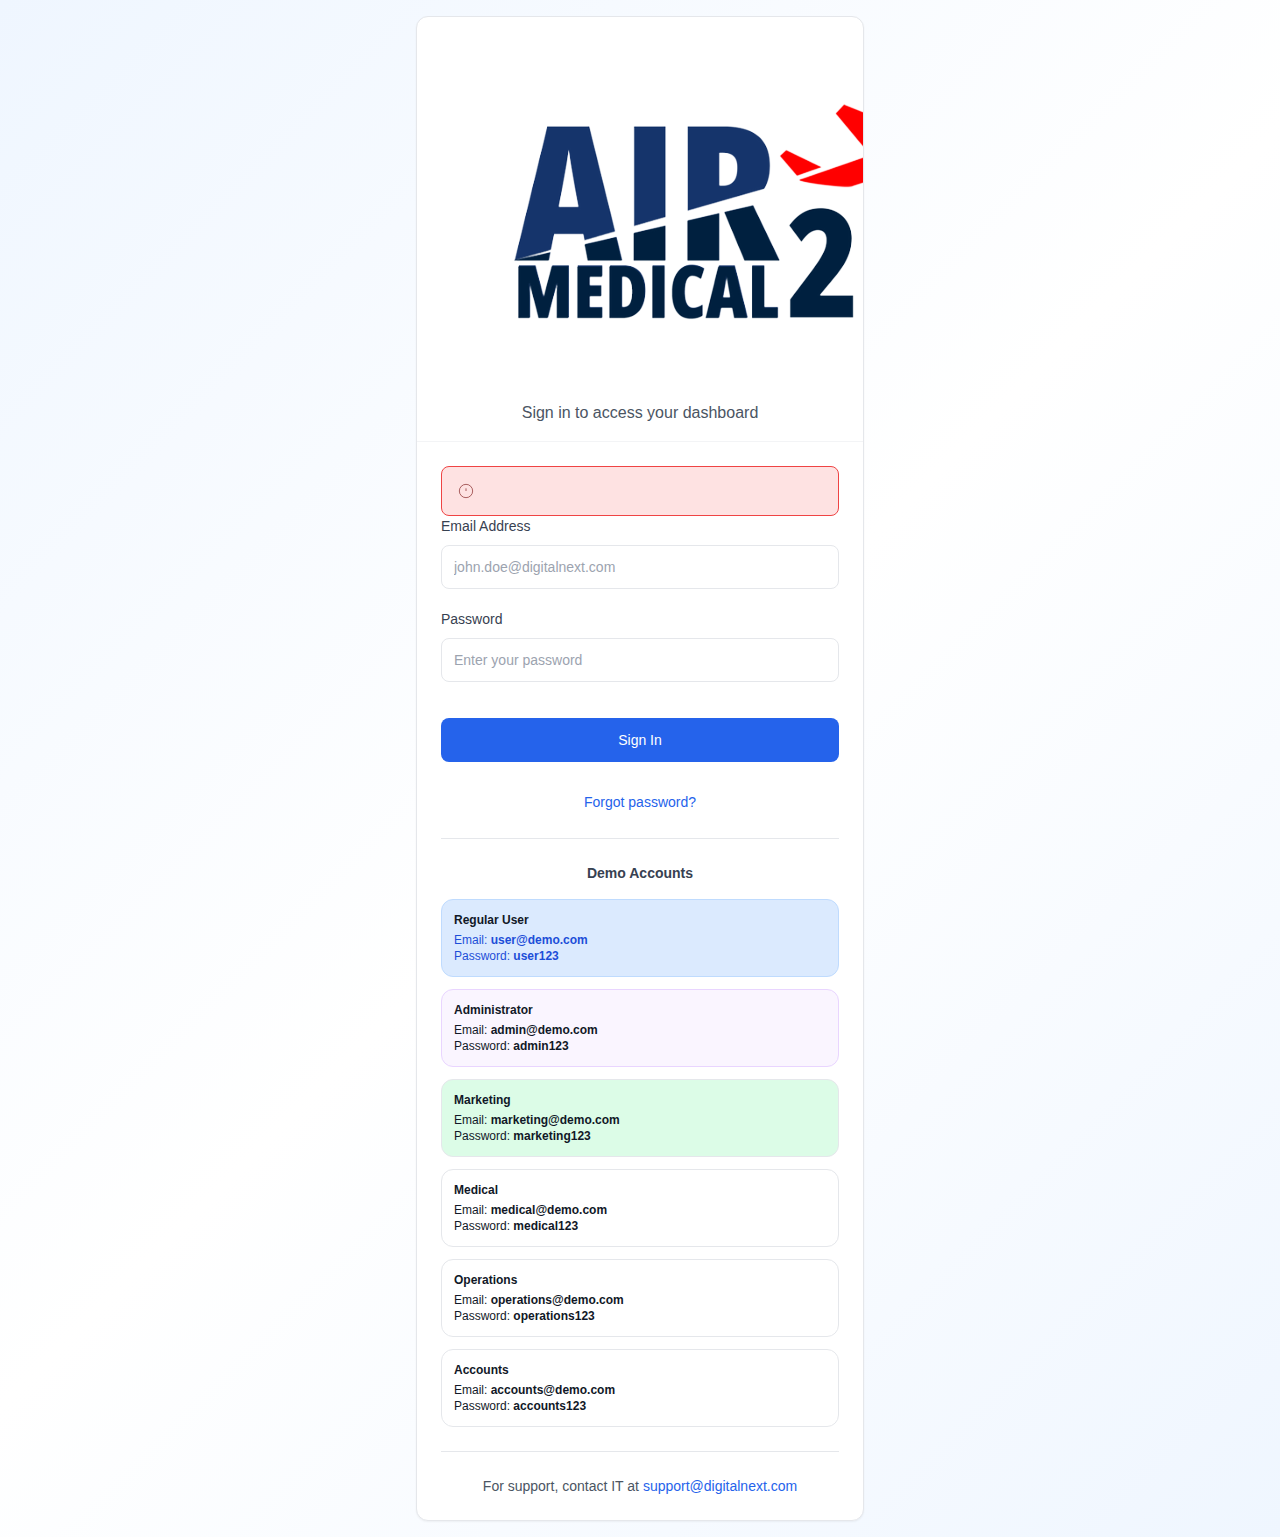
<file: leads.html>
<!DOCTYPE html>
<html lang="en">

<head>
    <meta charset="UTF-8">
    <meta name="viewport" content="width=device-width, initial-scale=1.0">
    <title>Leads - Air Medical 24x7</title>
    <link rel="stylesheet" href="style.css">
    <link rel="icon" type="image/png" href="assets/favicon.png">
</head>

<body>
    <div class="min-h-screen bg-gray-50">
        <!-- Sidebar -->
        <div class="sidebar">
            <div class="sidebar-logo">
                <img src="assets/air-medical-logo.png" alt="Air Medical 24x7" onerror="this.style.display='none'">
            </div>
            <nav class="sidebar-nav">
                <a href="dashboard.html" class="sidebar-link">
                    <svg class="icon" xmlns="http://www.w3.org/2000/svg" viewBox="0 0 24 24" fill="none"
                        stroke="currentColor">
                        <rect x="3" y="3" width="7" height="7"></rect>
                        <rect x="14" y="3" width="7" height="7"></rect>
                        <rect x="14" y="14" width="7" height="7"></rect>
                        <rect x="3" y="14" width="7" height="7"></rect>
                    </svg>
                    Dashboard
                </a>
                <a href="admin-users.html" class="sidebar-link" id="admin-users-link" style="display: none;">
                    <svg class="icon" xmlns="http://www.w3.org/2000/svg" viewBox="0 0 24 24" fill="none"
                        stroke="currentColor">
                        <path d="M17 21v-2a4 4 0 0 0-4-4H5a4 4 0 0 0-4 4v2"></path>
                        <circle cx="9" cy="7" r="4"></circle>
                        <path d="M23 21v-2a4 4 0 0 0-3-3.87"></path>
                        <path d="M16 3.13a4 4 0 0 1 0 7.75"></path>
                    </svg>
                    User Management
                </a>
                <a href="admin-cases.html" class="sidebar-link" id="admin-cases-link" style="display: none;">
                    <svg class="icon" xmlns="http://www.w3.org/2000/svg" viewBox="0 0 24 24" fill="none"
                        stroke="currentColor">
                        <path d="M14 2H6a2 2 0 0 0-2 2v16a2 2 0 0 0 2 2h12a2 2 0 0 0 2-2V8z"></path>
                        <polyline points="14 2 14 8 20 8"></polyline>
                    </svg>
                    All Cases
                </a>
                <a href="cases.html" class="sidebar-link" id="user-cases-link">
                    <svg class="icon" xmlns="http://www.w3.org/2000/svg" viewBox="0 0 24 24" fill="none"
                        stroke="currentColor">
                        <path d="M14 2H6a2 2 0 0 0-2 2v16a2 2 0 0 0 2 2h12a2 2 0 0 0 2-2V8z"></path>
                        <polyline points="14 2 14 8 20 8"></polyline>
                    </svg>
                    Cases & Forms
                </a>
                <a href="leads.html" class="sidebar-link active">
                    <svg class="icon" xmlns="http://www.w3.org/2000/svg" viewBox="0 0 24 24" fill="none"
                        stroke="currentColor">
                        <path d="M16 21v-2a4 4 0 0 0-4-4H5a4 4 0 0 0-4 4v2"></path>
                        <circle cx="8.5" cy="7" r="4"></circle>
                        <line x1="20" y1="8" x2="20" y2="14"></line>
                        <line x1="23" y1="11" x2="17" y2="11"></line>
                    </svg>
                    Leads
                </a>
                <a href="expenses.html" class="sidebar-link">
                    <svg class="icon" xmlns="http://www.w3.org/2000/svg" viewBox="0 0 24 24" fill="none"
                        stroke="currentColor">
                        <line x1="12" y1="1" x2="12" y2="23"></line>
                        <path d="M17 5H9.5a3.5 3.5 0 0 0 0 7h5a3.5 3.5 0 0 1 0 7H6"></path>
                    </svg>
                    Expenses
                </a>
                <a href="documents.html" class="sidebar-link">
                    <svg class="icon" xmlns="http://www.w3.org/2000/svg" viewBox="0 0 24 24" fill="none"
                        stroke="currentColor">
                        <path d="M14 2H6a2 2 0 0 0-2 2v16a2 2 0 0 0 2 2h12a2 2 0 0 0 2-2V8z"></path>
                        <polyline points="14 2 14 8 20 8"></polyline>
                        <line x1="16" y1="13" x2="8" y2="13"></line>
                        <line x1="16" y1="17" x2="8" y2="17"></line>
                        <polyline points="10 9 9 9 8 9"></polyline>
                    </svg>
                    Documents
                </a>
                <a href="location.html" class="sidebar-link">
                    <svg class="icon" xmlns="http://www.w3.org/2000/svg" viewBox="0 0 24 24" fill="none"
                        stroke="currentColor">
                        <path d="M21 10c0 7-9 13-9 13s-9-6-9-13a9 9 0 0 1 18 0z"></path>
                        <circle cx="12" cy="10" r="3"></circle>
                    </svg>
                    Location Tracking
                </a>
                <a href="settings.html" class="sidebar-link">
                    <svg class="icon" xmlns="http://www.w3.org/2000/svg" viewBox="0 0 24 24" fill="none"
                        stroke="currentColor">
                        <circle cx="12" cy="12" r="3"></circle>
                        <path
                            d="M12 1v6m0 6v6m5.196-15.804L13.464 7.46m-3.392 9.08-3.732 3.732m15.804-5.195L17.54 13.464m-9.08-3.392-3.732-3.732">
                        </path>
                    </svg>
                    Settings
                </a>
            </nav>
        </div>

        <!-- Main Content -->
        <div class="main-content">
            <!-- Header -->
            <header class="header">
                <div class="flex-1 flex items-center">
                    <button type="button" id="mobile-menu-btn" class="btn-icon btn-ghost" style="display: none;">
                        <svg class="icon" xmlns="http://www.w3.org/2000/svg" viewBox="0 0 24 24" fill="none"
                            stroke="currentColor">
                            <line x1="3" y1="12" x2="21" y2="12"></line>
                            <line x1="3" y1="6" x2="21" y2="6"></line>
                            <line x1="3" y1="18" x2="21" y2="18"></line>
                        </svg>
                    </button>
                </div>
                <div class="header-actions">
                    <button class="btn-icon btn-ghost notification-btn">
                        <svg class="icon" xmlns="http://www.w3.org/2000/svg" viewBox="0 0 24 24" fill="none"
                            stroke="currentColor">
                            <path d="M18 8A6 6 0 0 0 6 8c0 7-3 9-3 9h18s-3-2-3-9"></path>
                            <path d="M13.73 21a2 2 0 0 1-3.46 0"></path>
                        </svg>
                        <span class="notification-badge"></span>
                    </button>
                    <div class="user-dropdown">
                        <button id="user-dropdown-btn" class="user-btn">
                            <div class="user-avatar" id="user-avatar">JD</div>
                            <span class="hidden md:block text-sm font-medium text-gray-700"
                                id="user-display-name">User</span>
                        </button>
                        <div id="user-dropdown-menu" class="dropdown-menu">
                            <div class="dropdown-header">
                                <p class="text-sm font-medium" id="user-name">User</p>
                                <p class="text-xs text-gray-500" id="user-email">user@demo.com</p>
                            </div>
                            <div class="dropdown-divider"></div>
                            <a href="settings.html" class="dropdown-item">
                                <svg class="icon-sm" xmlns="http://www.w3.org/2000/svg" viewBox="0 0 24 24" fill="none"
                                    stroke="currentColor">
                                    <path d="M19 21v-2a4 4 0 0 0-4-4H9a4 4 0 0 0-4 4v2"></path>
                                    <circle cx="12" cy="7" r="4"></circle>
                                </svg>
                                Profile Settings
                            </a>
                            <div class="dropdown-divider"></div>
                            <a href="#" data-logout class="dropdown-item danger">
                                <svg class="icon-sm" xmlns="http://www.w3.org/2000/svg" viewBox="0 0 24 24" fill="none"
                                    stroke="currentColor">
                                    <path d="M9 21H5a2 2 0 0 1-2-2V5a2 2 0 0 1 2-2h4"></path>
                                    <polyline points="16 17 21 12 16 7"></polyline>
                                    <line x1="21" y1="12" x2="9" y2="12"></line>
                                </svg>
                                Log out
                            </a>
                        </div>
                    </div>
                </div>
            </header>

            <!-- Content Area -->
            <main class="content-area space-y-6">
                <!-- Page Header -->
                <div class="flex flex-col sm:flex-row sm:items-center sm:justify-between gap-4">
                    <div>
                        <h1 class="text-3xl font-bold text-gray-900">Leads</h1>
                        <p class="text-gray-600 mt-1">Manage and track all your leads and opportunities</p>
                    </div>
                    <div class="flex gap-2">
                        <button class="btn btn-primary" onclick="Utils.showModal('add-lead-modal')">
                            <svg class="mr-2 h-4 w-4" xmlns="http://www.w3.org/2000/svg" viewBox="0 0 24 24" fill="none"
                                stroke="currentColor">
                                <line x1="12" y1="5" x2="12" y2="19"></line>
                                <line x1="5" y1="12" x2="19" y2="12"></line>
                            </svg>
                            Add New Lead
                        </button>
                    </div>
                </div>

                <!-- Statistics Cards -->
                <div class="flex gap-4 overflow-x-auto pb-2">
                    <div class="card" style="flex: 1 1 0; min-width: 180px;">
                        <div class="card-header flex flex-row items-center justify-between"
                            style="padding-bottom: 0.5rem;">
                            <div class="text-sm font-medium text-gray-600">Total Leads</div>
                            <svg class="h-4 w-4 text-gray-400" xmlns="http://www.w3.org/2000/svg" viewBox="0 0 24 24"
                                fill="none" stroke="currentColor">
                                <path d="M16 21v-2a4 4 0 0 0-4-4H5a4 4 0 0 0-4 4v2"></path>
                                <circle cx="8.5" cy="7" r="4"></circle>
                            </svg>
                        </div>
                        <div class="card-content">
                            <div class="text-2xl font-bold text-gray-900" id="total-leads">0</div>
                        </div>
                    </div>

                    <div class="card" style="flex: 1 1 0; min-width: 180px;">
                        <div class="card-header flex flex-row items-center justify-between"
                            style="padding-bottom: 0.5rem;">
                            <div class="text-sm font-medium text-gray-600">New Leads</div>
                            <svg class="h-4 w-4 text-blue-600" xmlns="http://www.w3.org/2000/svg" viewBox="0 0 24 24"
                                fill="none" stroke="currentColor">
                                <circle cx="12" cy="12" r="10"></circle>
                                <line x1="12" y1="8" x2="12" y2="16"></line>
                                <line x1="8" y1="12" x2="16" y2="12"></line>
                            </svg>
                        </div>
                        <div class="card-content">
                            <div class="text-2xl font-bold text-gray-900" id="new-leads">0</div>
                        </div>
                    </div>

                    <div class="card" style="flex: 1 1 0; min-width: 180px;">
                        <div class="card-header flex flex-row items-center justify-between"
                            style="padding-bottom: 0.5rem;">
                            <div class="text-sm font-medium text-gray-600">Qualified</div>
                            <svg class="h-4 w-4 text-orange-600" xmlns="http://www.w3.org/2000/svg" viewBox="0 0 24 24"
                                fill="none" stroke="currentColor">
                                <circle cx="12" cy="12" r="10"></circle>
                                <polyline points="12 6 12 12 16 14"></polyline>
                            </svg>
                        </div>
                        <div class="card-content">
                            <div class="text-2xl font-bold text-gray-900" id="qualified-leads">0</div>
                        </div>
                    </div>

                    <div class="card" style="flex: 1 1 0; min-width: 180px;">
                        <div class="card-header flex flex-row items-center justify-between"
                            style="padding-bottom: 0.5rem;">
                            <div class="text-sm font-medium text-gray-600">Converted</div>
                            <svg class="h-4 w-4 text-green-600" xmlns="http://www.w3.org/2000/svg" viewBox="0 0 24 24"
                                fill="none" stroke="currentColor">
                                <path d="M22 11.08V12a10 10 0 1 1-5.93-9.14"></path>
                                <polyline points="22 4 12 14.01 9 11.01"></polyline>
                            </svg>
                        </div>
                        <div class="card-content">
                            <div class="text-2xl font-bold text-gray-900" id="converted-leads">0</div>
                        </div>
                    </div>
                </div>

                <!-- Leads Table -->
                <div class="card">
                    <div class="card-header">
                        <div class="card-title">All Leads</div>
                        <div class="card-description">View and manage all your leads</div>
                    </div>

                    <!-- Search Bar -->
                    <div style="padding: 1rem 1.5rem; border-bottom: 1px solid var(--gray-200);">
                        <div style="position: relative;">
                            <svg style="position: absolute; left: 0.75rem; top: 50%; transform: translateY(-50%); width: 1rem; height: 1rem; color: var(--gray-400);"
                                xmlns="http://www.w3.org/2000/svg" viewBox="0 0 24 24" fill="none" stroke="currentColor"
                                stroke-width="2">
                                <circle cx="11" cy="11" r="8"></circle>
                                <path d="m21 21-4.35-4.35"></path>
                            </svg>
                            <input type="text" id="lead-search"
                                placeholder="Search leads by name, phone, company, or source..."
                                style="width: 100%; padding: 0.5rem 0.75rem 0.5rem 2.5rem; border: 1px solid var(--gray-300); border-radius: 0.375rem; font-size: 0.875rem; outline: none;"
                                oninput="filterLeads(this.value)" />
                        </div>
                    </div>

                    <div class="card-content" style="padding: 0;">
                        <div class="table-container">
                            <table class="leads-table">
                                <thead>
                                    <tr>
                                        <th>
                                            <div class="flex items-center gap-2">
                                                Lead Name
                                                <svg class="h-3 w-3 text-gray-400" width="12" height="12"
                                                    xmlns="http://www.w3.org/2000/svg" viewBox="0 0 24 24" fill="none"
                                                    stroke="currentColor">
                                                    <line x1="12" y1="5" x2="12" y2="19"></line>
                                                    <polyline points="19 12 12 19 5 12"></polyline>
                                                </svg>
                                            </div>
                                        </th>
                                        <th>Phone</th>
                                        <th>Lead Owner</th>
                                        <th>Lead Source</th>
                                        <th>Company</th>
                                    </tr>
                                </thead>
                                <tbody id="leads-table-body">
                                    <!-- Populated by JavaScript -->
                                </tbody>
                            </table>
                        </div>
                    </div>
                </div>
            </main>
        </div>
    </div>

    <!-- Lead Details Modal -->
    <div id="lead-details-modal" class="modal-overlay hidden">
        <div class="modal modal-large">
            <div class="modal-header">
                <div class="modal-title">Lead Details</div>
                <button class="modal-close" onclick="Utils.hideModal('lead-details-modal')">×</button>
            </div>
            <div class="modal-body" style="padding: 1.5rem;">
                <h3 class="text-sm font-semibold text-gray-700 mb-4 pb-3 border-b border-gray-200">Lead Information</h3>

                <!-- ONLY 11 Fields - Proper Two Column Grid -->
                <div style="display: grid; grid-template-columns: auto 1fr; gap: 0.5rem 2rem; font-size: 0.875rem;">
                    <div style="text-align: right; color: #6b7280;">Lead Owner</div>
                    <div style="color: #111827;" id="detail-lead-owner"></div>

                    <div style="text-align: right; color: #6b7280;">Company</div>
                    <div style="color: #111827;" id="detail-company"></div>

                    <div style="text-align: right; color: #6b7280;">Lead Name</div>
                    <div style="color: #111827; font-weight: 500;" id="detail-lead-name"></div>

                    <div style="text-align: right; color: #6b7280;">Phone</div>
                    <div style="color: #111827;" id="detail-phone"></div>

                    <div style="text-align: right; color: #6b7280;">Lead Source</div>
                    <div style="color: #111827;" id="detail-lead-source"></div>

                    <div style="text-align: right; color: #6b7280;">Services Opted</div>
                    <div style="color: #111827;" id="detail-services"></div>

                    <div style="text-align: right; color: #6b7280;">Transport</div>
                    <div style="color: #111827;" id="detail-transport"></div>

                    <div style="text-align: right; color: #6b7280;">Lead Owner Phone</div>
                    <div style="color: #111827;" id="detail-owner-phone"></div>

                    <div style="text-align: right; color: #6b7280;">Created Time</div>
                    <div style="color: #111827;" id="detail-created-time"></div>
                </div>

                <!-- Notes Section at Bottom -->
                <div style="margin-top: 1.5rem; padding-top: 1.5rem; border-top: 1px solid #e5e7eb;">
                    <div style="font-size: 0.875rem; font-weight: 600; color: #374151; margin-bottom: 0.5rem;">Notes /
                        Description</div>
                    <div style="font-size: 0.875rem; color: #6b7280;" id="detail-notes"></div>
                </div>
            </div>
        </div>
    </div>

    <!-- Add Lead Modal (Placeholder) -->
    <div id="add-lead-modal" class="modal-overlay hidden">
        <div class="modal modal-large">
            <div class="modal-header">
                <div class="modal-title">Add New Lead</div>
                <button class="modal-close" onclick="Utils.hideModal('add-lead-modal')">×</button>
            </div>
            <div class="modal-body">
                <p class="text-gray-600">Lead creation form will be integrated here.</p>
                <div class="mt-4">
                    <button class="btn btn-outline" onclick="Utils.hideModal('add-lead-modal')">Close</button>
                </div>
            </div>
        </div>
    </div>

    <!-- Scripts -->
    <script src="auth.js"></script>
    <script src="utils.js"></script>
    <script src="app.js"></script>
    <script>
        // Mock leads data based on screenshot
        const allLeads = [
            {
                id: 'L-001',
                leadName: 'Medevacbyneo',
                phone: '+917982469895',
                leadOwner: 'Super Admin',
                leadSource: 'Contact Page – Free Quotation Form',
                company: 'Air Medical',
                createdTime: '2024-12-10 14:23:00',
                servicesOpted: 'Air Ambulance, Medical Escort',
                transport: 'International',
                ownerPhone: '+919876543210',
                notes: 'High priority lead from website contact form. Interested in international air ambulance services for patient repatriation from UAE to India.'
            },
            {
                id: 'L-002',
                leadName: 'FZskLwjtHigecxsNrng',
                phone: '+313972463973',
                leadOwner: 'Super Admin',
                leadSource: 'Direct Inquiry',
                company: 'Air Medical',
                createdTime: '2024-12-11 09:15:00',
                servicesOpted: 'Ground Ambulance',
                transport: 'Domestic',
                ownerPhone: '+919876543210',
                notes: 'Inquiry about ground ambulance services for local transfer. Needs pricing information.'
            },
            {
                id: 'L-003',
                leadName: 'FjMremKfIlkHFFVaoFIZJQ',
                phone: '+312375644151',
                leadOwner: 'Super Admin',
                leadSource: 'Phone Call',
                company: 'Air Medical',
                createdTime: '2024-12-12 16:45:00',
                servicesOpted: 'Medical Escort, Air Ambulance',
                transport: 'International',
                ownerPhone: '+919876543210',
                notes: 'Family member called regarding medical repatriation services. Patient currently in Europe, needs to be flown back to India.'
            },
            {
                id: 'L-004',
                leadName: 'medevac',
                phone: '+918459552829',
                leadOwner: 'Super Admin',
                leadSource: 'Website Form',
                company: 'Air Medical',
                createdTime: '2024-12-13 11:30:00',
                servicesOpted: 'Air Ambulance',
                transport: 'Domestic',
                ownerPhone: '+919876543210',
                notes: 'Domestic air ambulance requirement for critical patient transfer between cities.'
            },
            {
                id: 'L-005',
                leadName: 'Kumar',
                phone: '+919717775805',
                leadOwner: 'Super Admin',
                leadSource: 'Referral',
                company: 'Air Medical',
                createdTime: '2024-12-14 10:20:00',
                servicesOpted: 'Ground Ambulance, Medical Escort',
                transport: 'Domestic',
                ownerPhone: '+919876543210',
                notes: 'Referred by previous client. Looking for ground ambulance with medical escort for elderly patient.'
            },
            {
                id: 'L-006',
                leadName: 'Testing for the website lead conversion',
                phone: '+918800027870',
                leadOwner: 'Super Admin',
                leadSource: 'Contact Page – Free Quotation Form',
                company: 'Air Medical',
                createdTime: '2024-12-15 13:10:00',
                servicesOpted: 'Air Ambulance',
                transport: 'International',
                ownerPhone: '+919876543210',
                notes: 'Test lead to verify website form integration and lead tracking system functionality.'
            },
            {
                id: 'L-007',
                leadName: 'Test CRM',
                phone: '+919999888888',
                leadOwner: 'Super Admin',
                leadSource: 'Direct Contact',
                company: 'Air Medical',
                createdTime: '2024-12-16 15:55:00',
                servicesOpted: 'Medical Escort',
                transport: 'Domestic',
                ownerPhone: '+919876543210',
                notes: 'CRM system test entry. Will be used for system integration testing.'
            }
        ];

        function renderLeadsTable() {
            const tbody = document.getElementById('leads-table-body');
            tbody.innerHTML = allLeads.map(lead => `
                <tr onclick="showLeadDetails('${lead.id}')" style="cursor: pointer;">
                    <td>${lead.leadName}</td>
                    <td>
                        <div class="flex items-center gap-2">
                            ${lead.phone}
                            <svg class="h-4 w-4 text-gray-400" xmlns="http://www.w3.org/2000/svg" viewBox="0 0 24 24" fill="none" stroke="currentColor">
                                <path d="M22 16.92v3a2 2 0 0 1-2.18 2 19.79 19.79 0 0 1-8.63-3.07 19.5 19.5 0 0 1-6-6 19.79 19.79 0 0 1-3.07-8.67A2 2 0 0 1 4.11 2h3a2 2 0 0 1 2 1.72 12.84 12.84 0 0 0 .7 2.81 2 2 0 0 1-.45 2.11L8.09 9.91a16 16 0 0 0 6 6l1.27-1.27a2 2 0 0 1 2.11-.45 12.84 12.84 0 0 0 2.81.7A2 2 0 0 1 22 16.92z"></path>
                            </svg>
                        </div>
                    </td>
                    <td>${lead.leadOwner}</td>
                    <td>${lead.leadSource}</td>
                    <td>${lead.company}</td>
                </tr>
            `).join('');

            updateStatistics();
        }

        function updateStatistics() {
            document.getElementById('total-leads').textContent = allLeads.length;
            // For demo purposes, calculate some basic stats
            document.getElementById('new-leads').textContent = Math.floor(allLeads.length * 0.4);
            document.getElementById('qualified-leads').textContent = Math.floor(allLeads.length * 0.3);
            document.getElementById('converted-leads').textContent = Math.floor(allLeads.length * 0.1);
        }

        function showLeadDetails(leadId) {
            const lead = allLeads.find(l => l.id === leadId);
            if (!lead) return;

            // Populate ONLY the 10 fields that exist in the modal
            document.getElementById('detail-lead-owner').textContent = lead.leadOwner;
            document.getElementById('detail-company').textContent = lead.company;
            document.getElementById('detail-lead-name').textContent = lead.leadName;
            document.getElementById('detail-phone').textContent = lead.phone;
            document.getElementById('detail-lead-source').textContent = lead.leadSource;
            document.getElementById('detail-services').textContent = lead.servicesOpted;
            document.getElementById('detail-transport').textContent = lead.transport;
            document.getElementById('detail-owner-phone').textContent = lead.ownerPhone;
            document.getElementById('detail-created-time').textContent = lead.createdTime;
            document.getElementById('detail-notes').textContent = lead.notes;

            Utils.showModal('lead-details-modal');
        }

        // Initialize page
        document.addEventListener('DOMContentLoaded', () => {
            Auth.requireAuth(); // Only user authentication required, not admin
            renderLeadsTable();
        });
    </script>

    <style>
        .table-container {
            overflow-x: auto;
        }

        .leads-table {
            width: 100%;
            border-collapse: collapse;
            background: white;
        }

        .leads-table thead {
            background-color: var(--gray-50);
            border-bottom: 2px solid var(--gray-200);
        }

        .leads-table th {
            padding: 0.5rem 0.75rem;
            text-align: left;
            font-size: 0.8125rem;
            font-weight: 600;
            color: var(--gray-700);
            white-space: nowrap;
            line-height: 1.4;
        }

        .leads-table td {
            padding: 0.5rem 0.75rem;
            border-bottom: 1px solid var(--gray-200);
            font-size: 0.8125rem;
            color: var(--gray-900);
            line-height: 1.4;
        }

        .leads-table tbody tr {
            transition: background-color 0.2s;
        }

        .leads-table tbody tr:hover {
            background-color: var(--gray-50);
        }

        @media (max-width: 1023px) {
            #mobile-menu-btn {
                display: inline-flex !important;
            }
        }
    </style>
    <script>
        // Show/hide navigation links based on user role
        (function () {
            const user = Auth.getCurrentUser();
            if (user && user.userType === 'admin') {
                // Show admin-only links
                const adminUsersLink = document.getElementById('admin-users-link');
                const adminCasesLink = document.getElementById('admin-cases-link');
                const userCasesLink = document.getElementById('user-cases-link');

                if (adminUsersLink) adminUsersLink.style.display = '';
                if (adminCasesLink) adminCasesLink.style.display = '';
                if (userCasesLink) userCasesLink.style.display = 'none';
            }
        })();
    </script>
</body>

</html>
</file>
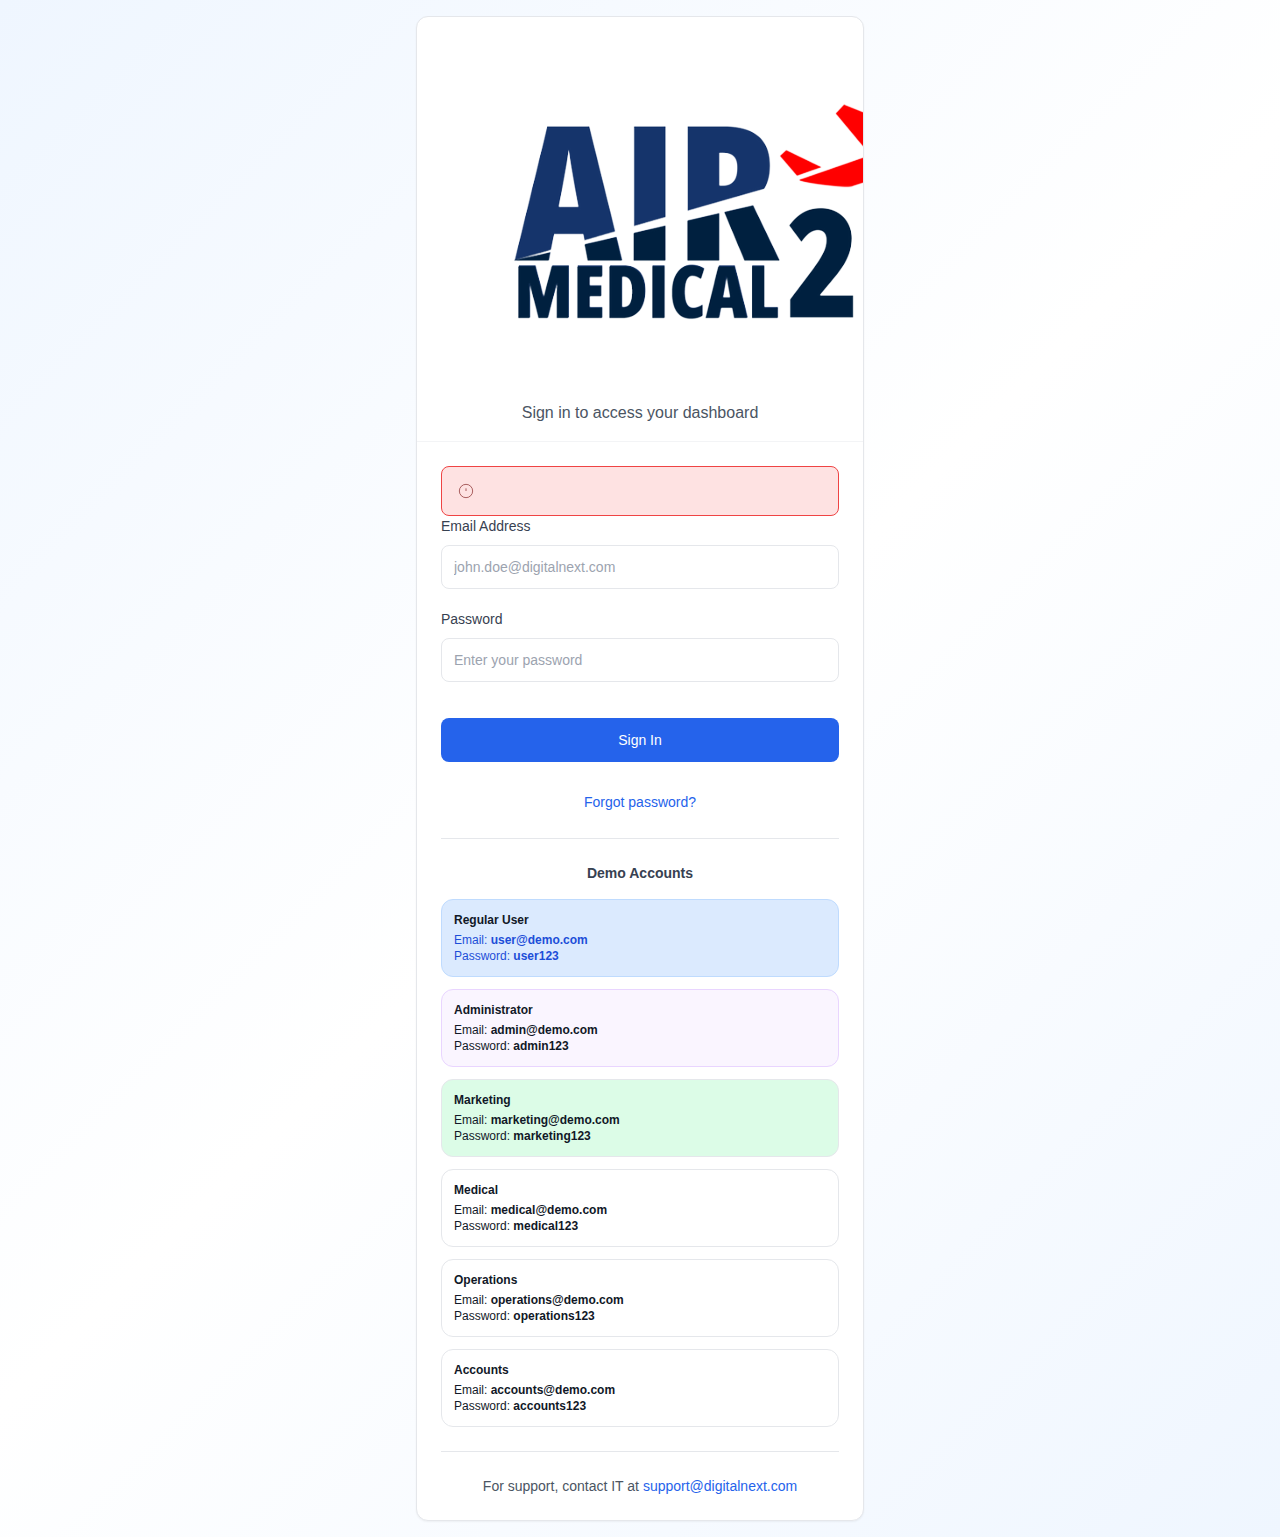
<file: location.html>
﻿<!DOCTYPE html>
<html lang="en">

<head>
  <meta charset="UTF-8">
  <meta name="viewport" content="width=device-width, initial-scale=1.0">
  <title>Location Tracking - Air Medical 24x7</title>
  <link rel="stylesheet" href="style.css">
  <link rel="icon" type="image/png" href="assets/favicon.png">
</head>

<body>
  <div class="min-h-screen bg-gray-50">
    <div class="sidebar">
      <div class="sidebar-logo">
        <img src="assets/air-medical-logo.png" alt="Air Medical 24x7" onerror="this.style.display='none'">
      </div>
      <nav class="sidebar-nav">
        <a href="dashboard.html" class="sidebar-link"><svg class="icon" xmlns="http://www.w3.org/2000/svg"
            viewBox="0 0 24 24">
            <rect x="3" y="3" width="7" height="7"></rect>
            <rect x="14" y="3" width="7" height="7"></rect>
            <rect x="14" y="14" width="7" height="7"></rect>
            <rect x="3" y="14" width="7" height="7"></rect>
          </svg>Dashboard</a>
        <a href="cases.html" class="sidebar-link"><svg class="icon" xmlns="http://www.w3.org/2000/svg"
            viewBox="0 0 24 24">
            <path d="M14 2H6a2 2 0 0 0-2 2v16a2 2 0 0 0 2 2h12a2 2 0 0 0 2-2V8z"></path>
            <polyline points="14 2 14 8 20 8"></polyline>
          </svg>Cases & Forms</a>
        <a href="leads.html" class="sidebar-link"><svg class="icon" xmlns="http://www.w3.org/2000/svg"
            viewBox="0 0 24 24" fill="none" stroke="currentColor">
            <path d="M16 21v-2a4 4 0 0 0-4-4H5a4 4 0 0 0-4 4v2"></path>
            <circle cx="8.5" cy="7" r="4"></circle>
            <line x1="20" y1="8" x2="20" y2="14"></line>
            <line x1="23" y1="11" x2="17" y2="11"></line>
          </svg>Leads</a>
        <a href="expenses.html" class="sidebar-link"><svg class="icon" xmlns="http://www.w3.org/2000/svg"
            viewBox="0 0 24 24">
            <line x1="12" y1="1" x2="12" y2="23"></line>
            <path d="M17 5H9.5a3.5 3.5 0 0 0 0 7h5a3.5 3.5 0 0 1 0 7H6"></path>
          </svg>Expenses</a>
        <a href="location.html" class="sidebar-link active"><svg class="icon" xmlns="http://www.w3.org/2000/svg"
            viewBox="0 0 24 24">
            <path d="M21 10c0 7-9 13-9 13s-9-6-9-13a9 9 0 0 1 18 0z"></path>
            <circle cx="12" cy="10" r="3"></circle>
          </svg>Location Tracking</a>
        <a href="settings.html" class="sidebar-link"><svg class="icon" xmlns="http://www.w3.org/2000/svg"
            viewBox="0 0 24 24">
            <circle cx="12" cy="12" r="3"></circle>
            <path
              d="M12 1v6m0 6v6m5.196-15.804L13.464 7.46m-3.392 9.08-3.732 3.732m15.804-5.195L17.54 13.464m-9.08-3.392-3.732-3.732">
            </path>
          </svg>Settings</a>
      </nav>
    </div>
    <div class="main-content">
      <header class="header">
        <div class="flex-1 flex items-center"><button type="button" id="mobile-menu-btn" class="btn-icon btn-ghost"
            style="display: none;"><svg class="icon" xmlns="http://www.w3.org/2000/svg" viewBox="0 0 24 24">
              <line x1="3" y1="12" x2="21" y2="12"></line>
              <line x1="3" y1="6" x2="21" y2="6"></line>
              <line x1="3" y1="18" x2="21" y2="18"></line>
            </svg></button></div>
        <div class="header-actions">
          <button class="btn-icon btn-ghost notification-btn"><svg class="icon" xmlns="http://www.w3.org/2000/svg"
              viewBox="0 0 24 24">
              <path d="M18 8A6 6 0 0 0 6 8c0 7-3 9-3 9h18s-3-2-3-9"></path>
              <path d="M13.73 21a2 2 0 0 1-3.46 0"></path>
            </svg><span class="notification-badge"></span></button>
          <div class="user-dropdown">
            <button id="user-dropdown-btn" class="user-btn">
              <div class="user-avatar" id="user-avatar">JD</div><span
                class="hidden md:block text-sm font-medium text-gray-700" id="user-display-name">User</span>
            </button>
            <div id="user-dropdown-menu" class="dropdown-menu">
              <div class="dropdown-header">
                <p class="text-sm font-medium" id="user-name">User</p>
                <p class="text-xs text-gray-500" id="user-email">user@demo.com</p>
              </div>
              <div class="dropdown-divider"></div>
              <a href="settings.html" class="dropdown-item"><svg class="icon-sm" xmlns="http://www.w3.org/2000/svg"
                  viewBox="0 0 24 24">
                  <path d="M19 21v-2a4 4 0 0 0-4-4H9a4 4 0 0 0-4 4v2"></path>
                  <circle cx="12" cy="7" r="4"></circle>
                </svg>Profile Settings</a>
              <div class="dropdown-divider"></div>
              <a href="#" data-logout class="dropdown-item danger"><svg class="icon-sm"
                  xmlns="http://www.w3.org/2000/svg" viewBox="0 0 24 24">
                  <path d="M9 21H5a2 2 0 0 1-2-2V5a2 2 0 0 1 2-2h4"></path>
                  <polyline points="16 17 21 12 16 7"></polyline>
                  <line x1="21" y1="12" x2="9" y2="12"></line>
                </svg>Log out</a>
            </div>
          </div>
        </div>
      </header>
      <main class="content-area space-y-6">
        <div>
          <h1 class="text-3xl font-bold text-gray-900">Location Tracking</h1>
          <p class="text-gray-600 mt-1">View your location history and current position</p>
        </div>
        <div class="card">
          <div class="card-header">
            <div class="card-title">Current Location</div>
          </div>
          <div class="card-content">
            <div class="p-6 bg-blue-50 border border-blue-200 rounded-lg text-center">
              <svg class="h-12 w-12 mx-auto mb-4 text-blue-600" xmlns="http://www.w3.org/2000/svg" viewBox="0 0 24 24"
                fill="none" stroke="currentColor" stroke-width="2">
                <path d="M21 10c0 7-9 13-9 13s-9-6-9-13a9 9 0 0 1 18 0z"></path>
                <circle cx="12" cy="10" r="3"></circle>
              </svg>
              <p class="text-sm text-gray-600 mb-2">Your current coordinates:</p>
              <div id="current-location">Fetching location...</div>
              <button class="btn btn-primary mt-4" onclick="updateLocation()">Refresh Location</button>
            </div>
          </div>
        </div>
        <div class="card">
          <div class="card-header">
            <div class="card-title">Location History</div>
            <div class="card-description">Timeline of your clock in/out and expense submissions</div>
          </div>
          <div class="card-content">
            <div id="location-history" class="space-y-4"></div>
          </div>
        </div>
      </main>
    </div>
  </div>
  <script src="auth.js"></script>
  <script src="utils.js"></script>
  <script src="app.js"></script>
  <script>
    let currentLocation = null;

    async function updateLocation() {
      const el = document.getElementById('current-location');
      el.textContent = 'Fetching...';
      try {
        const loc = await Utils.getGeolocation();
        currentLocation = loc;
        el.innerHTML = `
          <div class="space-y-2">
            <p class="text-xl font-bold text-gray-900">${loc.latitude.toFixed(6)}° N, ${loc.longitude.toFixed(6)}° E</p>
            <p class="text-sm text-gray-600">Accuracy: ±${loc.accuracy ? loc.accuracy.toFixed(0) : 'N/A'} meters</p>
            <p class="text-xs text-gray-500">Last updated: ${new Date().toLocaleTimeString()}</p>
          </div>
        `;
        Utils.showToast('Location updated successfully', 'success');
      } catch (err) {
        el.textContent = 'Location unavailable - Please enable location services';
        Utils.showToast('Unable to fetch location', 'error');
      }
    }

    function calculateDistance(lat1, lon1, lat2, lon2) {
      const R = 6371;
      const dLat = (lat2 - lat1) * Math.PI / 180;
      const dLon = (lon2 - lon1) * Math.PI / 180;
      const a = Math.sin(dLat / 2) * Math.sin(dLat / 2) +
        Math.cos(lat1 * Math.PI / 180) * Math.cos(lat2 * Math.PI / 180) *
        Math.sin(dLon / 2) * Math.sin(dLon / 2);
      const c = 2 * Math.atan2(Math.sqrt(a), Math.sqrt(1 - a));
      return R * c;
    }

    function getTypeIcon(type) {
      const icons = {
        'Clock In': `<svg class="h-6 w-6 text-green-600" xmlns="http://www.w3.org/2000/svg" viewBox="0 0 24 24" fill="none" stroke="currentColor" stroke-width="2"><path d="M15 3h4a2 2 0 0 1 2 2v14a2 2 0 0 1-2 2h-4"></path><polyline points="10 17 15 12 10 7"></polyline><line x1="15" y1="12" x2="3" y2="12"></line></svg>`,
        'Clock Out': `<svg class="h-6 w-6 text-red-600" xmlns="http://www.w3.org/2000/svg" viewBox="0 0 24 24" fill="none" stroke="currentColor" stroke-width="2"><path d="M9 21H5a2 2 0 0 1-2-2V5a2 2 0 0 1 2-2h4"></path><polyline points="16 17 21 12 16 7"></polyline><line x1="21" y1="12" x2="9" y2="12"></line></svg>`,
        'default': `<svg class="h-6 w-6 text-gray-600" xmlns="http://www.w3.org/2000/svg" viewBox="0 0 24 24" fill="none" stroke="currentColor" stroke-width="2"><path d="M21 10c0 7-9 13-9 13s-9-6-9-13a9 9 0 0 1 18 0z"></path><circle cx="12" cy="10" r="3"></circle></svg>`
      };
      return icons[type] || icons['default'];
    }

    function renderHistory() {
      const history = Utils.loadFromStorage('locationHistory', []);
      const container = document.getElementById('location-history');

      if (history.length === 0) {
        container.innerHTML = `
          <div class="text-center py-12">
            <svg class="h-16 w-16 mx-auto text-gray-300 mb-4" xmlns="http://www.w3.org/2000/svg" viewBox="0 0 24 24" fill="none" stroke="currentColor">
              <path d="M21 10c0 7-9 13-9 13s-9-6-9-13a9 9 0 0 1 18 0z"></path>
              <circle cx="12" cy="10" r="3"></circle>
            </svg>
            <p class="text-gray-500 font-medium">No location history yet</p>
            <p class="text-sm text-gray-400 mt-1">Location data will appear here when you clock in/out or submit expenses</p>
          </div>
        `;
        return;
      }

      const sortedHistory = [...history].sort((a, b) => new Date(b.timestamp) - new Date(a.timestamp));

      container.innerHTML = sortedHistory.map((item, index) => {
        const date = new Date(item.timestamp);
        const formattedDate = date.toLocaleDateString('en-US', { month: 'short', day: 'numeric', year: 'numeric' });
        const formattedTime = date.toLocaleTimeString('en-US', { hour: '2-digit', minute: '2-digit' });

        let distanceInfo = '';
        if (index < sortedHistory.length - 1) {
          const prevItem = sortedHistory[index + 1];
          if (prevItem.location && item.location) {
            const distance = calculateDistance(
              prevItem.location.latitude, prevItem.location.longitude,
              item.location.latitude, item.location.longitude
            );
            if (distance > 0.01) {
              distanceInfo = `<span class="text-xs text-gray-500 ml-2">• ${distance < 1 ? (distance * 1000).toFixed(0) + 'm' : distance.toFixed(2) + 'km'} from previous</span>`;
            }
          }
        }

        return `
          <div class="flex gap-4 p-4 border border-gray-200 rounded-lg hover:border-blue-300 transition-colors">
            <div class="flex-shrink-0 w-12 h-12 rounded-full bg-gray-50 flex items-center justify-center border-2 ${item.type === 'Clock In' ? 'border-green-200' : item.type === 'Clock Out' ? 'border-red-200' : 'border-blue-200'}">
              ${getTypeIcon(item.type)}
            </div>
            <div class="flex-1">
              <div class="flex items-center gap-2 flex-wrap">
                <p class="font-semibold text-gray-900">${item.type}</p>
                ${distanceInfo}
              </div>
              <p class="text-sm text-gray-600 mt-1">${formattedDate} at ${formattedTime}</p>
              ${item.location ? `
                <div class="flex items-center gap-1 mt-2 text-xs text-gray-500">
                  <svg class="h-3 w-3" xmlns="http://www.w3.org/2000/svg" viewBox="0 0 24 24" fill="none" stroke="currentColor">
                    <path d="M21 10c0 7-9 13-9 13s-9-6-9-13a9 9 0 0 1 18 0z"></path>
                    <circle cx="12" cy="10" r="3"></circle>
                  </svg>
                  <span>${item.location.latitude.toFixed(6)}° N, ${item.location.longitude.toFixed(6)}° E</span>
                </div>
              ` : '<p class="text-xs text-gray-400 mt-2">Location data unavailable</p>'}
            </div>
          </div>
        `;
      }).join('');
    }

    let autoRefreshInterval;
    function startAutoRefresh() {
      autoRefreshInterval = setInterval(() => updateLocation(), 30000);
    }

    document.addEventListener('DOMContentLoaded', () => {
      Auth.requireAuth();
      updateLocation();
      renderHistory();
      startAutoRefresh();
    });

    document.addEventListener('visibilitychange', () => {
      if (document.hidden && autoRefreshInterval) {
        clearInterval(autoRefreshInterval);
      } else if (!document.hidden) {
        startAutoRefresh();
      }
    });
  </script>
  <style>
    @media (max-width: 1023px) {
      #mobile-menu-btn {
        display: inline-flex !important;
      }
    }
  </style>
</body>

</html>
</file>
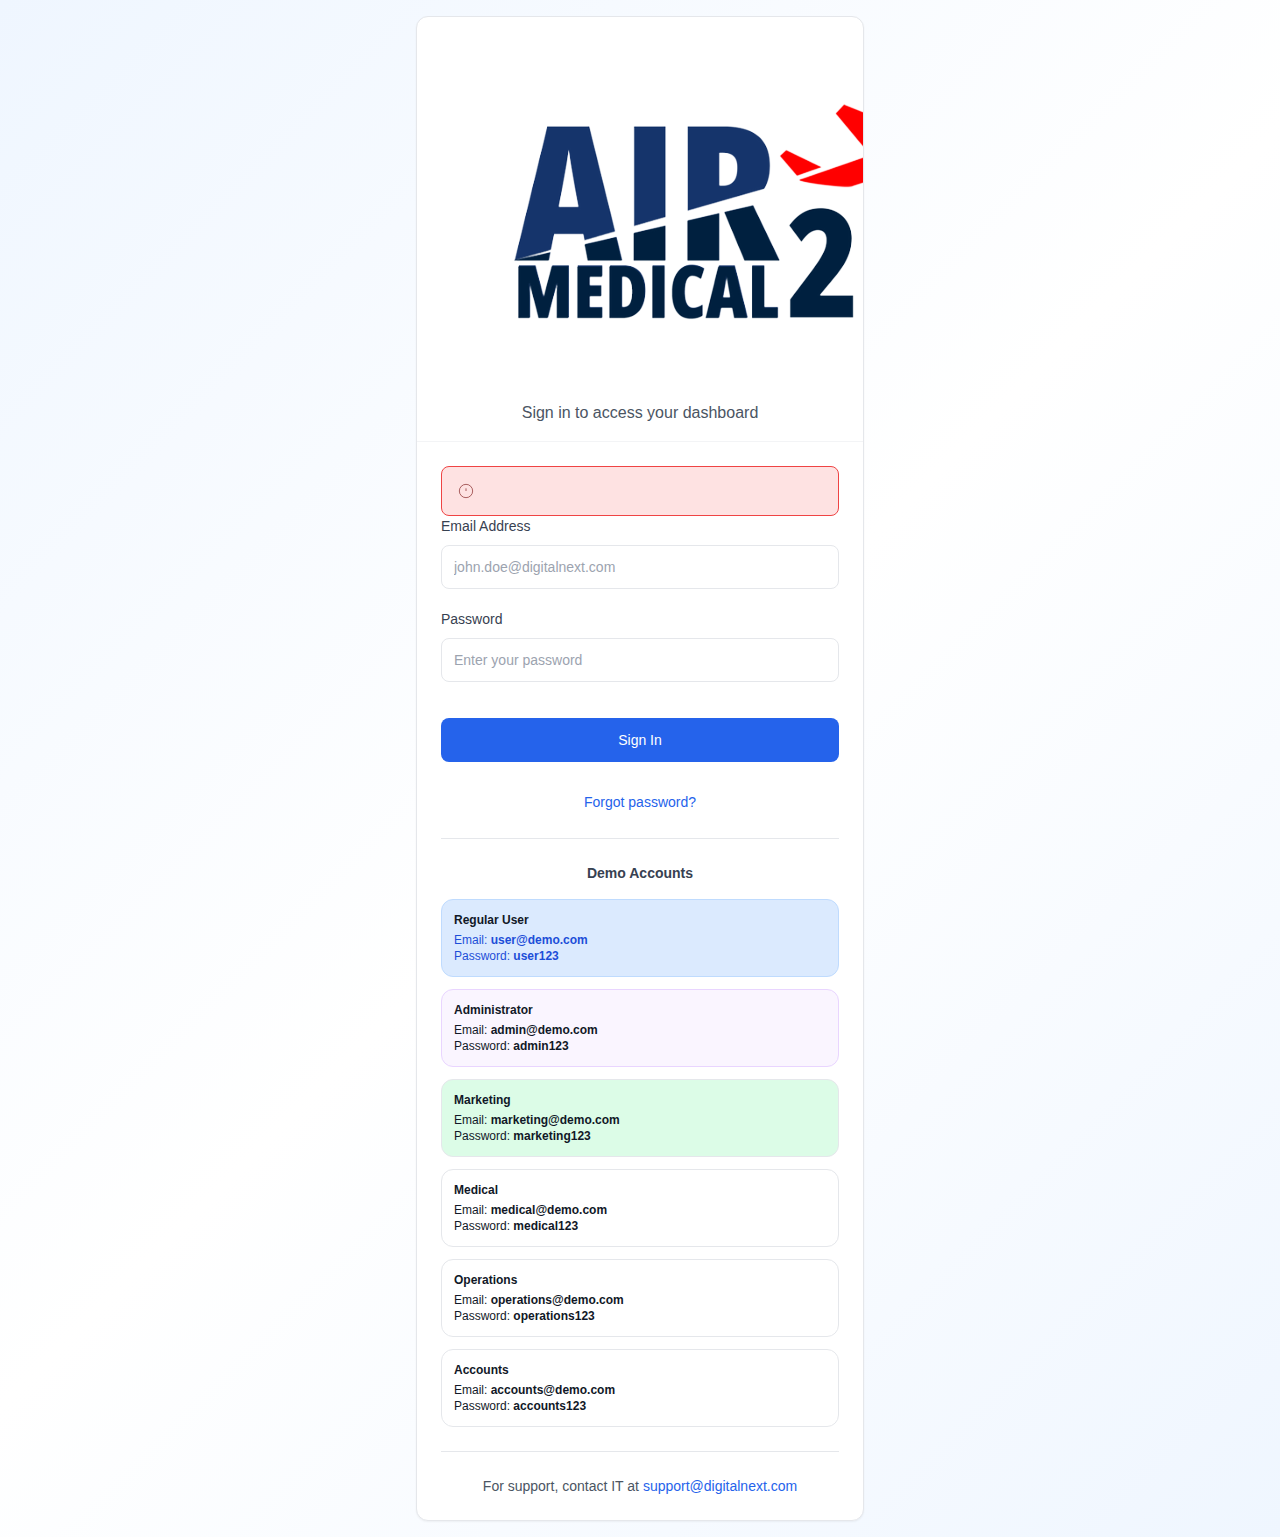
<file: settings.html>
﻿<!DOCTYPE html>
<html lang="en">

<head>
  <meta charset="UTF-8">
  <meta name="viewport" content="width=device-width, initial-scale=1.0">
  <title>Settings - Air Medical 24x7</title>
  <link rel="stylesheet" href="style.css">
  <link rel="icon" type="image/png" href="assets/favicon.png">
</head>

<body>
  <div class="min-h-screen bg-gray-50">
    <!-- Sidebar -->
    <div class="sidebar">
      <div class="sidebar-logo">
        <img src="assets/air-medical-logo.png" alt="Air Medical 24x7" onerror="this.style.display='none'">
      </div>
      <nav class="sidebar-nav">
        <a href="dashboard.html" class="sidebar-link">
          <svg class="icon" xmlns="http://www.w3.org/2000/svg" viewBox="0 0 24 24">
            <rect x="3" y="3" width="7" height="7"></rect>
            <rect x="14" y="3" width="7" height="7"></rect>
            <rect x="14" y="14" width="7" height="7"></rect>
            <rect x="3" y="14" width="7" height="7"></rect>
          </svg>
          Dashboard
        </a>
        <a href="admin-users.html" class="sidebar-link" id="admin-users-link" style="display: none;">
          <svg class="icon" xmlns="http://www.w3.org/2000/svg" viewBox="0 0 24 24" fill="none" stroke="currentColor">
            <path d="M17 21v-2a4 4 0 0 0-4-4H5a4 4 0 0 0-4 4v2"></path>
            <circle cx="9" cy="7" r="4"></circle>
            <path d="M23 21v-2a4 4 0 0 0-3-3.87"></path>
            <path d="M16 3.13a4 4 0 0 1 0 7.75"></path>
          </svg>
          User Management
        </a>
        <a href="admin-cases.html" class="sidebar-link" id="admin-cases-link" style="display: none;">
          <svg class="icon" xmlns="http://www.w3.org/2000/svg" viewBox="0 0 24 24" fill="none" stroke="currentColor">
            <path d="M14 2H6a2 2 0 0 0-2 2v16a2 2 0 0 0 2 2h12a2 2 0 0 0 2-2V8z"></path>
            <polyline points="14 2 14 8 20 8"></polyline>
          </svg>
          All Cases
        </a>
        <a href="cases.html" class="sidebar-link" id="user-cases-link">
          <svg class="icon" xmlns="http://www.w3.org/2000/svg" viewBox="0 0 24 24">
            <path d="M14 2H6a2 2 0 0 0-2 2v16a2 2 0 0 0 2 2h12a2 2 0 0 0 2-2V8z"></path>
            <polyline points="14 2 14 8 20 8"></polyline>
          </svg>
          Cases & Forms
        </a>
        <a href="leads.html" class="sidebar-link">
          <svg class="icon" xmlns="http://www.w3.org/2000/svg" viewBox="0 0 24 24" fill="none" stroke="currentColor">
            <path d="M16 21v-2a4 4 0 0 0-4-4H5a4 4 0 0 0-4 4v2"></path>
            <circle cx="8.5" cy="7" r="4"></circle>
            <line x1="20" y1="8" x2="20" y2="14"></line>
            <line x1="23" y1="11" x2="17" y2="11"></line>
          </svg>
          Leads
        </a>
        <a href="expenses.html" class="sidebar-link">
          <svg class="icon" xmlns="http://www.w3.org/2000/svg" viewBox="0 0 24 24">
            <line x1="12" y1="1" x2="12" y2="23"></line>
            <path d="M17 5H9.5a3.5 3.5 0 0 0 0 7h5a3.5 3.5 0 0 1 0 7H6"></path>
          </svg>
          Expenses
        </a>
        <a href="documents.html" class="sidebar-link">
          <svg class="icon" xmlns="http://www.w3.org/2000/svg" viewBox="0 0 24 24" fill="none" stroke="currentColor">
            <path d="M14 2H6a2 2 0 0 0-2 2v16a2 2 0 0 0 2 2h12a2 2 0 0 0 2-2V8z"></path>
            <polyline points="14 2 14 8 20 8"></polyline>
            <line x1="16" y1="13" x2="8" y2="13"></line>
            <line x1="16" y1="17" x2="8" y2="17"></line>
            <polyline points="10 9 9 9 8 9"></polyline>
          </svg>
          Documents
        </a>
        <a href="location.html" class="sidebar-link">
          <svg class="icon" xmlns="http://www.w3.org/2000/svg" viewBox="0 0 24 24">
            <path d="M21 10c0 7-9 13-9 13s-9-6-9-13a9 9 0 0 1 18 0z"></path>
            <circle cx="12" cy="10" r="3"></circle>
          </svg>
          Location Tracking
        </a>
        <a href="settings.html" class="sidebar-link active">
          <svg class="icon" xmlns="http://www.w3.org/2000/svg" viewBox="0 0 24 24">
            <circle cx="12" cy="12" r="3"></circle>
            <path
              d="M12 1v6m0 6v6m5.196-15.804L13.464 7.46m-3.392 9.08-3.732 3.732m15.804-5.195L17.54 13.464m-9.08-3.392-3.732-3.732">
            </path>
          </svg>
          Settings
        </a>
      </nav>
    </div>

    <!-- Main Content -->
    <div class="main-content">
      <!-- Header -->
      <header class="header">
        <div class="flex-1 flex items-center">
          <button type="button" id="mobile-menu-btn" class="btn-icon btn-ghost" style="display: none;">
            <svg class="icon" xmlns="http://www.w3.org/2000/svg" viewBox="0 0 24 24">
              <line x1="3" y1="12" x2="21" y2="12"></line>
              <line x1="3" y1="6" x2="21" y2="6"></line>
              <line x1="3" y1="18" x2="21" y2="18"></line>
            </svg>
          </button>
        </div>
        <div class="header-actions">
          <button class="btn-icon btn-ghost notification-btn">
            <svg class="icon" xmlns="http://www.w3.org/2000/svg" viewBox="0 0 24 24">
              <path d="M18 8A6 6 0 0 0 6 8c0 7-3 9-3 9h18s-3-2-3-9"></path>
              <path d="M13.73 21a2 2 0 0 1-3.46 0"></path>
            </svg>
            <span class="notification-badge"></span>
          </button>
          <div class="user-dropdown">
            <button id="user-dropdown-btn" class="user-btn">
              <div class="user-avatar" id="user-avatar">JD</div>
              <span class="hidden md:block text-sm font-medium text-gray-700" id="user-display-name">User</span>
            </button>
            <div id="user-dropdown-menu" class="dropdown-menu">
              <div class="dropdown-header">
                <p class="text-sm font-medium" id="user-name">User</p>
                <p class="text-xs text-gray-500" id="user-email">user@demo.com</p>
              </div>
              <div class="dropdown-divider"></div>
              <a href="settings.html" class="dropdown-item">
                <svg class="icon-sm" xmlns="http://www.w3.org/2000/svg" viewBox="0 0 24 24">
                  <path d="M19 21v-2a4 4 0 0 0-4-4H9a4 4 0 0 0-4 4v2"></path>
                  <circle cx="12" cy="7" r="4"></circle>
                </svg>
                Profile Settings
              </a>
              <div class="dropdown-divider"></div>
              <a href="#" data-logout class="dropdown-item danger">
                <svg class="icon-sm" xmlns="http://www.w3.org/2000/svg" viewBox="0 0 24 24">
                  <path d="M9 21H5a2 2 0 0 1-2-2V5a2 2 0 0 1 2-2h4"></path>
                  <polyline points="16 17 21 12 16 7"></polyline>
                  <line x1="21" y1="12" x2="9" y2="12"></line>
                </svg>
                Log out
              </a>
            </div>
          </div>
        </div>
      </header>

      <!-- Content Area -->
      <main class="content-area space-y-6">
        <!-- Page Header -->
        <div>
          <h1 class="text-3xl font-bold text-gray-900">Settings</h1>
          <p class="text-gray-600 mt-1">Manage your account settings and preferences</p>
        </div>

        <!-- Tabs Navigation -->
        <div class="card">
          <div class="settings-tabs">
            <button class="settings-tab active" onclick="switchSettingsTab('profile', event)">Profile</button>
            <button class="settings-tab" onclick="switchSettingsTab('security', event)">Security</button>
            <button class="settings-tab" onclick="switchSettingsTab('notifications', event)">Notifications</button>
            <button class="settings-tab" onclick="switchSettingsTab('preferences', event)">Preferences</button>
          </div>

          <!-- Tab Content -->
          <div class="card-content">
            <!-- Profile Tab -->
            <div id="profile-tab" class="tab-content active">
              <div class="space-y-6">
                <!-- Personal Information -->
                <div>
                  <div class="flex items-center gap-2 mb-4">
                    <svg class="h-5 w-5 text-gray-700" xmlns="http://www.w3.org/2000/svg" viewBox="0 0 24 24"
                      fill="none" stroke="currentColor">
                      <path d="M19 21v-2a4 4 0 0 0-4-4H9a4 4 0 0 0-4 4v2"></path>
                      <circle cx="12" cy="7" r="4"></circle>
                    </svg>
                    <h3 class="text-lg font-semibold text-gray-900">Personal Information</h3>
                  </div>
                  <p class="text-sm text-gray-600 mb-4">Update your personal details and contact information</p>

                  <form class="space-y-4">
                    <div class="grid grid-cols-1 md:grid-cols-2 gap-4">
                      <div class="form-group">
                        <label class="label">First Name</label>
                        <input type="text" class="input" id="first-name" value="John">
                      </div>
                      <div class="form-group">
                        <label class="label">Last Name</label>
                        <input type="text" class="input" id="last-name" value="Doe">
                      </div>
                    </div>

                    <div class="form-group">
                      <label class="label">Email Address</label>
                      <div class="relative">
                        <svg class="absolute left-3 top-1/2 -translate-y-1/2 h-4 w-4 text-gray-400"
                          xmlns="http://www.w3.org/2000/svg" viewBox="0 0 24 24" fill="none" stroke="currentColor">
                          <rect x="2" y="4" width="20" height="16" rx="2"></rect>
                          <path d="m2 7 10 7 10-7"></path>
                        </svg>
                        <input type="email" class="input pl-10" id="email" value="user@demo.com">
                      </div>
                    </div>

                    <div class="form-group">
                      <label class="label">Phone Number</label>
                      <div class="relative">
                        <svg class="absolute left-3 top-1/2 -translate-y-1/2 h-4 w-4 text-gray-400"
                          xmlns="http://www.w3.org/2000/svg" viewBox="0 0 24 24" fill="none" stroke="currentColor">
                          <path
                            d="M22 16.92v3a2 2 0 0 1-2.18 2 19.79 19.79 0 0 1-8.63-3.07 19.5 19.5 0 0 1-6-6 19.79 19.79 0 0 1-3.07-8.67A2 2 0 0 1 4.11 2h3a2 2 0 0 1 2 1.72 12.84 12.84 0 0 0 .7 2.81 2 2 0 0 1-.45 2.11L8.09 9.91a16 16 0 0 0 6 6l1.27-1.27a2 2 0 0 1 2.11-.45 12.84 12.84 0 0 0 2.81.7A2 2 0 0 1 22 16.92z">
                          </path>
                        </svg>
                        <input type="tel" class="input pl-10" id="phone" value="+1 (555) 123-4567">
                      </div>
                    </div>

                    <div class="form-group">
                      <label class="label">Employee ID</label>
                      <div class="relative">
                        <svg class="absolute left-3 top-1/2 -translate-y-1/2 h-4 w-4 text-gray-400"
                          xmlns="http://www.w3.org/2000/svg" viewBox="0 0 24 24" fill="none" stroke="currentColor">
                          <rect x="3" y="4" width="18" height="16" rx="2"></rect>
                          <path d="M7 8h.01M7 12h.01M7 16h.01M11 8h6M11 12h6M11 16h6"></path>
                        </svg>
                        <input type="text" class="input pl-10" value="EMP-2024-001" disabled>
                      </div>
                    </div>

                    <button type="submit" class="btn btn-primary">Update Profile</button>
                  </form>
                </div>

                <!-- Employment Details -->
                <div class="pt-6 border-t border-gray-200">
                  <div class="flex items-center gap-2 mb-4">
                    <svg class="h-5 w-5 text-gray-700" xmlns="http://www.w3.org/2000/svg" viewBox="0 0 24 24"
                      fill="none" stroke="currentColor">
                      <rect x="2" y="7" width="20" height="14" rx="2" ry="2"></rect>
                      <path d="M16 21V5a2 2 0 0 0-2-2h-4a2 2 0 0 0-2 2v16"></path>
                    </svg>
                    <h3 class="text-lg font-semibold text-gray-900">Employment Details</h3>
                  </div>
                  <p class="text-sm text-gray-600 mb-4">Your current employment information</p>

                  <div class="grid grid-cols-1 md:grid-cols-2 gap-6">
                    <div>
                      <p class="text-sm text-gray-600 mb-1">Position</p>
                      <p class="font-semibold text-gray-900">Paramedic Staff</p>
                    </div>
                    <div>
                      <p class="text-sm text-gray-600 mb-1">Department</p>
                      <p class="font-semibold text-gray-900">Emergency Services</p>
                    </div>
                    <div>
                      <p class="text-sm text-gray-600 mb-1">Start Date</p>
                      <div class="flex items-center gap-2">
                        <svg class="h-4 w-4 text-gray-400" xmlns="http://www.w3.org/2000/svg" viewBox="0 0 24 24"
                          fill="none" stroke="currentColor">
                          <rect x="3" y="4" width="18" height="18" rx="2" ry="2"></rect>
                          <line x1="16" y1="2" x2="16" y2="6"></line>
                          <line x1="8" y1="2" x2="8" y2="6"></line>
                          <line x1="3" y1="10" x2="21" y2="10"></line>
                        </svg>
                        <p class="font-semibold text-gray-900">January 15, 2024</p>
                      </div>
                    </div>
                    <div>
                      <p class="text-sm text-gray-600 mb-1">Employment Type</p>
                      <p class="font-semibold text-gray-900">Full-time Contract</p>
                    </div>
                  </div>
                </div>
              </div>
            </div>

            <!-- Security Tab -->
            <div id="security-tab" class="tab-content">
              <div class="space-y-6">
                <!-- Change Password -->
                <div>
                  <div class="flex items-center gap-2 mb-4">
                    <svg class="h-5 w-5 text-gray-700" xmlns="http://www.w3.org/2000/svg" viewBox="0 0 24 24"
                      fill="none" stroke="currentColor">
                      <rect x="3" y="11" width="18" height="11" rx="2" ry="2"></rect>
                      <path d="M7 11V7a5 5 0 0 1 10 0v4"></path>
                    </svg>
                    <h3 class="text-lg font-semibold text-gray-900">Change Password</h3>
                  </div>
                  <p class="text-sm text-gray-600 mb-4">Update your password to keep your account secure</p>

                  <form class="space-y-4">
                    <div class="form-group">
                      <label class="label">Current Password</label>
                      <input type="password" class="input" placeholder="Enter current password">
                    </div>
                    <div class="form-group">
                      <label class="label">New Password</label>
                      <input type="password" class="input" placeholder="Enter new password">
                    </div>
                    <div class="form-group">
                      <label class="label">Confirm New Password</label>
                      <input type="password" class="input" placeholder="Confirm new password">
                    </div>
                    <button type="submit" class="btn btn-primary">Change Password</button>
                  </form>
                </div>

                <!-- Emergency Contacts -->
                <div class="pt-6 border-t border-gray-200">
                  <div class="flex items-center gap-2 mb-4">
                    <svg class="h-5 w-5 text-gray-700" xmlns="http://www.w3.org/2000/svg" viewBox="0 0 24 24"
                      fill="none" stroke="currentColor">
                      <path d="M17 21v-2a4 4 0 0 0-4-4H5a4 4 0 0 0-4 4v2"></path>
                      <circle cx="9" cy="7" r="4"></circle>
                      <path d="M23 21v-2a4 4 0 0 0-3-3.87"></path>
                      <path d="M16 3.13a4 4 0 0 1 0 7.75"></path>
                    </svg>
                    <h3 class="text-lg font-semibold text-gray-900">Emergency Contacts</h3>
                  </div>
                  <p class="text-sm text-gray-600 mb-4">Add emergency contacts for critical situations</p>

                  <form class="space-y-4">
                    <div class="form-group">
                      <label class="label">Contact Name</label>
                      <input type="text" class="input" placeholder="Jane Doe" value="Jane Doe">
                    </div>
                    <div class="form-group">
                      <label class="label">Contact Phone</label>
                      <input type="tel" class="input" placeholder="+1 (555) 987-6543" value="+1 (555) 987-6543">
                    </div>
                    <div class="form-group">
                      <label class="label">Relationship</label>
                      <input type="text" class="input" placeholder="Spouse" value="Spouse">
                    </div>
                    <button type="submit" class="btn btn-primary">Save Emergency Contact</button>
                  </form>
                </div>
              </div>
            </div>

            <!-- Notifications Tab -->
            <div id="notifications-tab" class="tab-content">
              <div>
                <div class="flex items-center gap-2 mb-4">
                  <svg class="h-5 w-5 text-gray-700" xmlns="http://www.w3.org/2000/svg" viewBox="0 0 24 24" fill="none"
                    stroke="currentColor">
                    <path d="M18 8A6 6 0 0 0 6 8c0 7-3 9-3 9h18s-3-2-3-9"></path>
                    <path d="M13.73 21a2 2 0 0 1-3.46 0"></path>
                  </svg>
                  <h3 class="text-lg font-semibold text-gray-900">Notification Preferences</h3>
                </div>
                <p class="text-sm text-gray-600 mb-6">Choose what notifications you want to receive</p>

                <div class="space-y-4">
                  <div class="flex items-center justify-between p-4 border border-gray-200 rounded-lg">
                    <div>
                      <p class="font-medium text-gray-900">Case Assignments</p>
                      <p class="text-sm text-gray-600">Get notified when you are assigned new cases</p>
                    </div>
                    <label class="toggle-switch">
                      <input type="checkbox" checked>
                      <span class="toggle-slider"></span>
                    </label>
                  </div>

                  <div class="flex items-center justify-between p-4 border border-gray-200 rounded-lg">
                    <div>
                      <p class="font-medium text-gray-900">Expense Updates</p>
                      <p class="text-sm text-gray-600">Receive updates on expense approval status</p>
                    </div>
                    <label class="toggle-switch">
                      <input type="checkbox" checked>
                      <span class="toggle-slider"></span>
                    </label>
                  </div>

                  <div class="flex items-center justify-between p-4 border border-gray-200 rounded-lg">
                    <div>
                      <p class="font-medium text-gray-900">Form Reminders</p>
                      <p class="text-sm text-gray-600">Reminders for incomplete forms</p>
                    </div>
                    <label class="toggle-switch">
                      <input type="checkbox" checked>
                      <span class="toggle-slider"></span>
                    </label>
                  </div>

                  <div class="flex items-center justify-between p-4 border border-gray-200 rounded-lg">
                    <div>
                      <p class="font-medium text-gray-900">System Updates</p>
                      <p class="text-sm text-gray-600">Important system announcements and updates</p>
                    </div>
                    <label class="toggle-switch">
                      <input type="checkbox">
                      <span class="toggle-slider"></span>
                    </label>
                  </div>

                  <div class="flex items-center justify-between p-4 border border-gray-200 rounded-lg">
                    <div>
                      <p class="font-medium text-gray-900">Email Notifications</p>
                      <p class="text-sm text-gray-600">Receive notifications via email</p>
                    </div>
                    <label class="toggle-switch">
                      <input type="checkbox" checked>
                      <span class="toggle-slider"></span>
                    </label>
                  </div>
                </div>
              </div>
            </div>

            <!-- Preferences Tab -->
            <div id="preferences-tab" class="tab-content">
              <div class="space-y-6">
                <!-- Location Settings -->
                <div>
                  <div class="flex items-center gap-2 mb-4">
                    <svg class="h-5 w-5 text-gray-700" xmlns="http://www.w3.org/2000/svg" viewBox="0 0 24 24"
                      fill="none" stroke="currentColor">
                      <path d="M21 10c0 7-9 13-9 13s-9-6-9-13a9 9 0 0 1 18 0z"></path>
                      <circle cx="12" cy="10" r="3"></circle>
                    </svg>
                    <h3 class="text-lg font-semibold text-gray-900">Location Settings</h3>
                  </div>
                  <p class="text-sm text-gray-600 mb-6">Manage location tracking preferences</p>

                  <div class="space-y-4">
                    <div class="flex items-center justify-between p-4 border border-gray-200 rounded-lg">
                      <div>
                        <p class="font-medium text-gray-900">Enable Location Tracking</p>
                        <p class="text-sm text-gray-600">Allow app to track your location for clock in/out</p>
                      </div>
                      <label class="toggle-switch">
                        <input type="checkbox" checked>
                        <span class="toggle-slider"></span>
                      </label>
                    </div>

                    <div class="flex items-center justify-between p-4 border border-gray-200 rounded-lg">
                      <div>
                        <p class="font-medium text-gray-900">Expense Location Capture</p>
                        <p class="text-sm text-gray-600">Automatically capture location when submitting expenses</p>
                      </div>
                      <label class="toggle-switch">
                        <input type="checkbox" checked>
                        <span class="toggle-slider"></span>
                      </label>
                    </div>

                    <div class="flex items-center justify-between p-4 border border-gray-200 rounded-lg">
                      <div>
                        <p class="font-medium text-gray-900">Background Location</p>
                        <p class="text-sm text-gray-600">Track location even when app is in background</p>
                      </div>
                      <label class="toggle-switch">
                        <input type="checkbox">
                        <span class="toggle-slider"></span>
                      </label>
                    </div>
                  </div>
                </div>

                <!-- Display Preferences -->
                <div class="pt-6 border-t border-gray-200">
                  <div class="flex items-center gap-2 mb-4">
                    <svg class="h-5 w-5 text-gray-700" xmlns="http://www.w3.org/2000/svg" viewBox="0 0 24 24"
                      fill="none" stroke="currentColor">
                      <rect x="2" y="3" width="20" height="14" rx="2" ry="2"></rect>
                      <line x1="8" y1="21" x2="16" y2="21"></line>
                      <line x1="12" y1="17" x2="12" y2="21"></line>
                    </svg>
                    <h3 class="text-lg font-semibold text-gray-900">Display Preferences</h3>
                  </div>
                  <p class="text-sm text-gray-600 mb-6">Customize how the app looks and feels</p>

                  <div class="space-y-4">
                    <div class="flex items-center justify-between p-4 border border-gray-200 rounded-lg">
                      <div>
                        <p class="font-medium text-gray-900">Dark Mode</p>
                        <p class="text-sm text-gray-600">Switch to dark theme</p>
                      </div>
                      <label class="toggle-switch">
                        <input type="checkbox">
                        <span class="toggle-slider"></span>
                      </label>
                    </div>

                    <div class="flex items-center justify-between p-4 border border-gray-200 rounded-lg">
                      <div>
                        <p class="font-medium text-gray-900">Compact View</p>
                        <p class="text-sm text-gray-600">Show more content in less space</p>
                      </div>
                      <label class="toggle-switch">
                        <input type="checkbox">
                        <span class="toggle-slider"></span>
                      </label>
                    </div>
                  </div>
                </div>
              </div>
            </div>
          </div>
        </div>
      </main>
    </div>
  </div>

  <script src="auth.js"></script>
  <script src="utils.js"></script>
  <script src="app.js"></script>
  <script>
    // Settings data structure
    let settingsData = {
      profile: {
        firstName: '',
        lastName: '',
        email: '',
        phone: '+1 (555) 123-4567'
      },
      emergencyContact: {
        name: 'Jane Doe',
        phone: '+1 (555) 987-6543',
        relationship: 'Spouse'
      },
      notifications: {
        caseAssignments: true,
        expenseUpdates: true,
        formReminders: true,
        systemUpdates: false,
        emailNotifications: true
      },
      preferences: {
        locationTracking: true,
        expenseLocation: true,
        backgroundLocation: false,
        darkMode: false,
        compactView: false
      }
    };

    function switchSettingsTab(tabName, event) {
      // Update tab buttons
      document.querySelectorAll('.settings-tab').forEach(tab => tab.classList.remove('active'));
      event.target.classList.add('active');

      // Update tab content
      document.querySelectorAll('.tab-content').forEach(content => content.classList.remove('active'));
      document.getElementById(tabName + '-tab').classList.add('active');

      // Save current tab to sessionStorage
      sessionStorage.setItem('activeSettingsTab', tabName);
    }

    function loadSettings() {
      const saved = Utils.loadFromStorage('userSettings');
      if (saved) {
        settingsData = { ...settingsData, ...saved };
      }
    }

    function saveSettings() {
      Utils.saveToStorage('userSettings', settingsData);
    }

    function updateProfile(event) {
      event.preventDefault();

      const firstName = document.getElementById('first-name').value.trim();
      const lastName = document.getElementById('last-name').value.trim();
      const email = document.getElementById('email').value.trim();
      const phone = document.getElementById('phone').value.trim();

      // Validation
      if (!firstName || !lastName) {
        Utils.showToast('Please enter both first and last name', 'error');
        return;
      }

      if (!email || !email.includes('@')) {
        Utils.showToast('Please enter a valid email address', 'error');
        return;
      }

      // Update settings
      settingsData.profile.firstName = firstName;
      settingsData.profile.lastName = lastName;
      settingsData.profile.email = email;
      settingsData.profile.phone = phone;

      // Update user object in localStorage
      const user = Auth.getCurrentUser();
      if (user) {
        user.name = `${firstName} ${lastName}`;
        user.email = email;
        localStorage.setItem('user', JSON.stringify(user));
      }

      saveSettings();
      Utils.showToast('Profile updated successfully', 'success');
    }

    function changePassword(event) {
      event.preventDefault();

      const currentPassword = event.target.querySelector('input[placeholder="Enter current password"]').value;
      const newPassword = event.target.querySelector('input[placeholder="Enter new password"]').value;
      const confirmPassword = event.target.querySelector('input[placeholder="Confirm new password"]').value;

      // Validation
      if (!currentPassword || !newPassword || !confirmPassword) {
        Utils.showToast('Please fill in all password fields', 'error');
        return;
      }

      if (newPassword.length < 6) {
        Utils.showToast('New password must be at least 6 characters', 'error');
        return;
      }

      if (newPassword !== confirmPassword) {
        Utils.showToast('New passwords do not match', 'error');
        return;
      }

      // In a real app, this would verify current password and update
      Utils.showToast('Password changed successfully', 'success');
      event.target.reset();
    }

    function saveEmergencyContact(event) {
      event.preventDefault();

      const name = event.target.querySelector('input[placeholder="Jane Doe"]').value.trim();
      const phone = event.target.querySelector('input[placeholder="+1 (555) 987-6543"]').value.trim();
      const relationship = event.target.querySelector('input[placeholder="Spouse"]').value.trim();

      if (!name || !phone || !relationship) {
        Utils.showToast('Please fill in all emergency contact fields', 'error');
        return;
      }

      settingsData.emergencyContact = { name, phone, relationship };
      saveSettings();
      Utils.showToast('Emergency contact saved successfully', 'success');
    }

    function initializeToggles() {
      // Notifications toggles
      const notificationToggles = document.querySelectorAll('#notifications-tab input[type="checkbox"]');
      const notificationKeys = ['caseAssignments', 'expenseUpdates', 'formReminders', 'systemUpdates', 'emailNotifications'];

      notificationToggles.forEach((toggle, index) => {
        const key = notificationKeys[index];
        toggle.checked = settingsData.notifications[key];
        toggle.addEventListener('change', () => {
          settingsData.notifications[key] = toggle.checked;
          saveSettings();
          Utils.showToast(`Notification preference updated`, 'success');
        });
      });

      // Preferences toggles
      const preferenceToggles = document.querySelectorAll('#preferences-tab input[type="checkbox"]');
      const preferenceKeys = ['locationTracking', 'expenseLocation', 'backgroundLocation', 'darkMode', 'compactView'];

      preferenceToggles.forEach((toggle, index) => {
        const key = preferenceKeys[index];
        toggle.checked = settingsData.preferences[key];
        toggle.addEventListener('change', () => {
          settingsData.preferences[key] = toggle.checked;
          saveSettings();
          Utils.showToast(`Preference updated`, 'success');
        });
      });
    }

    function populateFormFields() {
      const user = Auth.getCurrentUser();
      if (user) {
        const nameParts = user.name.split(' ');
        document.getElementById('first-name').value = settingsData.profile.firstName || nameParts[0] || '';
        document.getElementById('last-name').value = settingsData.profile.lastName || nameParts[1] || '';
        document.getElementById('email').value = settingsData.profile.email || user.email;
        document.getElementById('phone').value = settingsData.profile.phone;
      }

      // Emergency contact
      const emergencyForm = document.querySelector('#security-tab form:last-of-type');
      emergencyForm.querySelector('input[placeholder="Jane Doe"]').value = settingsData.emergencyContact.name;
      emergencyForm.querySelector('input[placeholder="+1 (555) 987-6543"]').value = settingsData.emergencyContact.phone;
      emergencyForm.querySelector('input[placeholder="Spouse"]').value = settingsData.emergencyContact.relationship;
    }

    document.addEventListener('DOMContentLoaded', () => {
      Auth.requireAuth();
      loadSettings();
      populateFormFields();
      initializeToggles();

      // Restore active tab
      const activeTab = sessionStorage.getItem('activeSettingsTab') || 'profile';
      const tabButton = document.querySelector(`.settings-tab[onclick*="${activeTab}"]`);
      if (tabButton) {
        document.querySelectorAll('.settings-tab').forEach(tab => tab.classList.remove('active'));
        tabButton.classList.add('active');
        document.querySelectorAll('.tab-content').forEach(content => content.classList.remove('active'));
        document.getElementById(activeTab + '-tab').classList.add('active');
      }

      // Attach form handlers
      const profileForm = document.querySelector('#profile-tab form');
      profileForm.addEventListener('submit', updateProfile);
      profileForm.querySelector('button').addEventListener('click', updateProfile);

      const passwordForm = document.querySelector('#security-tab form:first-of-type');
      passwordForm.addEventListener('submit', changePassword);
      passwordForm.querySelector('button').addEventListener('click', changePassword);

      const emergencyForm = document.querySelector('#security-tab form:last-of-type');
      emergencyForm.addEventListener('submit', saveEmergencyContact);
      emergencyForm.querySelector('button').addEventListener('click', saveEmergencyContact);
    });
  </script>

  <style>
    .settings-tabs {
      display: flex;
      gap: 0;
      border-bottom: 1px solid var(--border);
      padding: 0 1.5rem;
    }

    .settings-tab {
      padding: 1rem 1.5rem;
      font-size: 0.875rem;
      font-weight: 500;
      color: var(--gray-600);
      background: transparent;
      border: none;
      border-bottom: 2px solid transparent;
      cursor: pointer;
      transition: all 0.2s;
      white-space: nowrap;
    }

    .settings-tab:hover {
      color: var(--primary);
      background-color: var(--gray-50);
    }

    .settings-tab.active {
      color: var(--primary);
      border-bottom-color: var(--primary);
    }

    .tab-content {
      display: none;
    }

    .tab-content.active {
      display: block;
    }

    .toggle-switch {
      position: relative;
      display: inline-block;
      width: 44px;
      height: 24px;
    }

    .toggle-switch input {
      opacity: 0;
      width: 0;
      height: 0;
    }

    .toggle-slider {
      position: absolute;
      cursor: pointer;
      top: 0;
      left: 0;
      right: 0;
      bottom: 0;
      background-color: var(--gray-300);
      transition: 0.3s;
      border-radius: 24px;
    }

    .toggle-slider:before {
      position: absolute;
      content: "";
      height: 18px;
      width: 18px;
      left: 3px;
      bottom: 3px;
      background-color: white;
      transition: 0.3s;
      border-radius: 50%;
    }

    .toggle-switch input:checked+.toggle-slider {
      background-color: var(--primary);
    }

    .toggle-switch input:checked+.toggle-slider:before {
      transform: translateX(20px);
    }

    @media (max-width: 1023px) {
      #mobile-menu-btn {
        display: inline-flex !important;
      }
    }
  </style>
  <script>
    // Show/hide navigation links based on user role
    (function () {
      const user = Auth.getCurrentUser();
      if (user && user.userType === 'admin') {
        // Show admin-only links
        const adminUsersLink = document.getElementById('admin-users-link');
        const adminCasesLink = document.getElementById('admin-cases-link');
        const userCasesLink = document.getElementById('user-cases-link');

        if (adminUsersLink) adminUsersLink.style.display = '';
        if (adminCasesLink) adminCasesLink.style.display = '';
        if (userCasesLink) userCasesLink.style.display = 'none';
      }
    })();
  </script>
</body>

</html>
</file>
<file: style.css>
/* ============================================
   PARAMEDIC PORTAL - MAIN STYLESHEET
   Converted from Next.js + Tailwind CSS to vanilla CSS3
   ============================================ */

/* ============================================
   CSS VARIABLES - COLOR SYSTEM
   Converted from OKLCH to RGB/HSL
   ============================================ */
:root {
  /* Primary Colors - Blue Healthcare Theme */
  --primary: rgb(37, 99, 235);
  --primary-hover: rgb(29, 78, 216);
  --primary-light: rgb(219, 234, 254);
  --primary-foreground: rgb(255, 255, 255);

  /* Grays */
  --gray-50: rgb(249, 250, 251);
  --gray-100: rgb(243, 244, 246);
  --gray-200: rgb(229, 231, 235);
  --gray-300: rgb(209, 213, 219);
  --gray-400: rgb(156, 163, 175);
  --gray-500: rgb(107, 114, 128);
  --gray-600: rgb(75, 85, 99);
  --gray-700: rgb(55, 65, 81);
  --gray-800: rgb(31, 41, 55);
  --gray-900: rgb(17, 24, 39);

  /* Status Colors */
  --success: rgb(34, 197, 94);
  --success-light: rgb(220, 252, 231);
  --warning: rgb(251, 146, 60);
  --warning-light: rgb(254, 243, 199);
  --danger: rgb(239, 68, 68);
  --danger-light: rgb(254, 226, 226);

  /* Background & Borders */
  --background: rgb(255, 255, 255);
  --foreground: rgb(17, 24, 39);
  --border: rgb(229, 231, 235);
  --border-light: rgb(243, 244, 246);

  /* Card */
  --card-bg: rgb(255, 255, 255);
  --card-border: rgb(229, 231, 235);

  /* Shadows */
  --shadow-sm: 0 1px 2px 0 rgba(0, 0, 0, 0.05);
  --shadow: 0 1px 3px 0 rgba(0, 0, 0, 0.1), 0 1px 2px -1px rgba(0, 0, 0, 0.1);
  --shadow-md: 0 4px 6px -1px rgba(0, 0, 0, 0.1), 0 2px 4px -2px rgba(0, 0, 0, 0.1);
  --shadow-lg: 0 10px 15px -3px rgba(0, 0, 0, 0.1), 0 4px 6px -4px rgba(0, 0, 0, 0.1);
  --shadow-xl: 0 20px 25px -5px rgba(0, 0, 0, 0.1), 0 8px 10px -6px rgba(0, 0, 0, 0.1);

  /* Border Radius */
  --radius-sm: 0.25rem;
  --radius: 0.375rem;
  --radius-md: 0.5rem;
  --radius-lg: 0.75rem;
  --radius-xl: 1rem;
  --radius-full: 9999px;

  /* Spacing */
  --spacing-xs: 0.25rem;
  --spacing-sm: 0.5rem;
  --spacing-md: 1rem;
  --spacing-lg: 1.5rem;
  --spacing-xl: 2rem;
  --spacing-2xl: 3rem;

  /* Typography */
  --font-sans: -apple-system, BlinkMacSystemFont, 'Segoe UI', 'Roboto', 'Helvetica Neue', Arial, sans-serif;
  --font-mono: 'Courier New', monospace;
}

/* ============================================
   RESET & BASE STYLES
   ============================================ */
*,
*::before,
*::after {
  box-sizing: border-box;
  margin: 0;
  padding: 0;
}

html {
  -webkit-font-smoothing: antialiased;
  -moz-osx-font-smoothing: grayscale;
  line-height: 1.5;
}

body {
  font-family: var(--font-sans);
  background-color: var(--background);
  color: var(--foreground);
  min-height: 100vh;
}

/* ============================================
   TYPOGRAPHY
   ============================================ */
h1,
h2,
h3,
h4,
h5,
h6 {
  font-weight: 700;
  line-height: 1.2;
  margin: 0;
}

h1 {
  font-size: 1.875rem;
}

/* 30px */
h2 {
  font-size: 1.5rem;
}

/* 24px */
h3 {
  font-size: 1.25rem;
}

/* 20px */
h4 {
  font-size: 1.125rem;
}

/* 18px */
h5 {
  font-size: 1rem;
}

/* 16px */
h6 {
  font-size: 0.875rem;
}

/* 14px */

p {
  margin: 0;
  line-height: 1.5;
}

a {
  color: var(--primary);
  text-decoration: none;
  transition: color 0.2s;
}

a:hover {
  color: var(--primary-hover);
}

/* ============================================
   LAYOUT UTILITIES
   ============================================ */
.container {
  width: 100%;
  max-width: 1280px;
  margin: 0 auto;
  padding: 0 1rem;
}

.flex {
  display: flex;
}

.flex-col {
  flex-direction: column;
}

.flex-1 {
  flex: 1 1 0%;
}

.flex-shrink-0 {
  flex-shrink: 0;
}

.flex-wrap {
  flex-wrap: wrap;
}

.items-center {
  align-items: center;
}

.items-start {
  align-items: flex-start;
}

.items-end {
  align-items: flex-end;
}

.justify-center {
  justify-content: center;
}

.justify-between {
  justify-content: space-between;
}

.justify-end {
  justify-content: flex-end;
}

.overflow-x-auto {
  overflow-x: auto;
}

.overflow-y-auto {
  overflow-y: auto;
}

.overflow-hidden {
  overflow: hidden;
}

.gap-1 {
  gap: 0.25rem;
}

.gap-2 {
  gap: 0.5rem;
}

.gap-3 {
  gap: 0.75rem;
}

.gap-4 {
  gap: 1rem;
}

.gap-5 {
  gap: 1.25rem;
}

.gap-6 {
  gap: 1.5rem;
}

.gap-8 {
  gap: 2rem;
}

.grid {
  display: grid;
}

.grid-cols-1 {
  grid-template-columns: repeat(1, minmax(0, 1fr));
}

.grid-cols-2 {
  grid-template-columns: repeat(2, minmax(0, 1fr));
}

.grid-cols-3 {
  grid-template-columns: repeat(3, minmax(0, 1fr));
}

.grid-cols-4 {
  grid-template-columns: repeat(4, minmax(0, 1fr));
}

.grid-cols-5 {
  grid-template-columns: repeat(5, minmax(0, 1fr));
}

/* ============================================
   SPACING UTILITIES
   ============================================ */
.m-0 {
  margin: 0;
}

.m-1 {
  margin: 0.25rem;
}

.m-2 {
  margin: 0.5rem;
}

.m-3 {
  margin: 0.75rem;
}

.m-4 {
  margin: 1rem;
}

.mt-1 {
  margin-top: 0.25rem;
}

.mt-2 {
  margin-top: 0.5rem;
}

.mt-3 {
  margin-top: 0.75rem;
}

.mt-4 {
  margin-top: 1rem;
}

.mt-6 {
  margin-top: 1.5rem;
}

.mt-8 {
  margin-top: 2rem;
}

.mb-1 {
  margin-bottom: 0.25rem;
}

.mb-2 {
  margin-bottom: 0.5rem;
}

.mb-3 {
  margin-bottom: 0.75rem;
}

.mb-4 {
  margin-bottom: 1rem;
}

.mb-6 {
  margin-bottom: 1.5rem;
}

.mb-8 {
  margin-bottom: 2rem;
}

.ml-2 {
  margin-left: 0.5rem;
}

.ml-auto {
  margin-left: auto;
}

.mr-2 {
  margin-right: 0.5rem;
}

.mr-3 {
  margin-right: 0.75rem;
}

.p-0 {
  padding: 0;
}

.p-2 {
  padding: 0.5rem;
}

.p-3 {
  padding: 0.75rem;
}

.p-4 {
  padding: 1rem;
}

.p-6 {
  padding: 1.5rem;
}

.p-8 {
  padding: 2rem;
}

.px-3 {
  padding-left: 0.75rem;
  padding-right: 0.75rem;
}

.px-4 {
  padding-left: 1rem;
  padding-right: 1rem;
}

.px-6 {
  padding-left: 1.5rem;
  padding-right: 1.5rem;
}

.px-8 {
  padding-left: 2rem;
  padding-right: 2rem;
}

.py-2 {
  padding-top: 0.5rem;
  padding-bottom: 0.5rem;
}

.py-3 {
  padding-top: 0.75rem;
  padding-bottom: 0.75rem;
}

.py-4 {
  padding-top: 1rem;
  padding-bottom: 1rem;
}

.pt-2 {
  padding-top: 0.5rem;
}

.pt-6 {
  padding-top: 1.5rem;
}

.pb-2 {
  padding-bottom: 0.5rem;
}

.pb-8 {
  padding-bottom: 2rem;
}

/* ============================================
   DISPLAY & VISIBILITY
   ============================================ */
.hidden {
  display: none;
}

.block {
  display: block;
}

.inline-block {
  display: inline-block;
}

/* ============================================
   TEXT UTILITIES
   ============================================ */
.text-left {
  text-align: left;
}

.text-center {
  text-align: center;
}

.text-right {
  text-align: right;
}

.text-xs {
  font-size: 0.75rem;
  line-height: 1rem;
}

.text-sm {
  font-size: 0.875rem;
  line-height: 1.25rem;
}

.text-base {
  font-size: 1rem;
  line-height: 1.5rem;
}

.text-lg {
  font-size: 1.125rem;
  line-height: 1.75rem;
}

.text-xl {
  font-size: 1.25rem;
  line-height: 1.75rem;
}

.text-2xl {
  font-size: 1.5rem;
  line-height: 2rem;
}

.text-3xl {
  font-size: 1.875rem;
  line-height: 2.25rem;
}

.font-normal {
  font-weight: 400;
}

.font-medium {
  font-weight: 500;
}

.font-semibold {
  font-weight: 600;
}

.font-bold {
  font-weight: 700;
}

.text-gray-500 {
  color: var(--gray-500);
}

.text-gray-600 {
  color: var(--gray-600);
}

.text-gray-700 {
  color: var(--gray-700);
}

.text-gray-900 {
  color: var(--gray-900);
}

.text-white {
  color: white;
}

.text-blue-600 {
  color: var(--primary);
}

.text-blue-700 {
  color: var(--primary-hover);
}

.text-red-600 {
  color: var(--danger);
}

.text-red-700 {
  color: rgb(185, 28, 28);
}

.text-red-800 {
  color: rgb(153, 27, 27);
}

.text-red-900 {
  color: rgb(127, 29, 29);
}

.text-green-600 {
  color: var(--success);
}

.text-orange-600 {
  color: var(--warning);
}

/* ============================================
   BACKGROUND UTILITIES
   ============================================ */
.bg-white {
  background-color: white;
}

.bg-gray-50 {
  background-color: var(--gray-50);
}

.bg-gray-100 {
  background-color: var(--gray-100);
}

.bg-blue-50 {
  background-color: var(--primary-light);
}

.bg-blue-600 {
  background-color: var(--primary);
}

.bg-blue-700 {
  background-color: var(--primary-hover);
}

.bg-red-50 {
  background-color: var(--danger-light);
}

.bg-red-600 {
  background-color: var(--danger);
}

.bg-green-50 {
  background-color: var(--success-light);
}

.bg-purple-50 {
  background-color: rgb(250, 245, 255);
}

.bg-transparent {
  background-color: transparent;
}

/* ============================================
   BORDER UTILITIES
   ============================================ */
.border {
  border: 1px solid var(--border);
}

.border-t {
  border-top: 1px solid var(--border);
}

.border-b {
  border-bottom: 1px solid var(--border);
}

.border-r {
  border-right: 1px solid var(--border);
}

.border-gray-200 {
  border-color: var(--gray-200);
}

.border-gray-300 {
  border-color: var(--gray-300);
}

.border-blue-100 {
  border-color: rgb(219, 234, 254);
}

.border-blue-200 {
  border-color: rgb(191, 219, 254);
}

.border-red-200 {
  border-color: rgb(254, 202, 202);
}

.border-red-600 {
  border-color: var(--danger);
}

.border-purple-200 {
  border-color: rgb(233, 213, 255);
}

.rounded {
  border-radius: var(--radius);
}

.rounded-sm {
  border-radius: var(--radius-sm);
}

.rounded-md {
  border-radius: var(--radius-md);
}

.rounded-lg {
  border-radius: var(--radius-lg);
}

.rounded-xl {
  border-radius: var(--radius-xl);
}

.rounded-full {
  border-radius: var(--radius-full);
}

/* ============================================
   WIDTH & HEIGHT
   ============================================ */
.w-full {
  width: 100%;
}

.w-auto {
  width: auto;
}

.w-8 {
  width: 2rem;
}

.w-10 {
  width: 2.5rem;
}

.w-12 {
  width: 3rem;
}

.w-56 {
  width: 14rem;
}

.w-64 {
  width: 16rem;
}

.h-4 {
  height: 1rem;
}

.h-5 {
  height: 1.25rem;
}

.h-6 {
  height: 1.5rem;
}

.h-8 {
  height: 2rem;
}

.h-10 {
  height: 2.5rem;
}

.h-11 {
  height: 2.75rem;
}

.h-12 {
  height: 3rem;
}

.h-14 {
  height: 3.5rem;
}

.h-16 {
  height: 4rem;
}

.min-h-screen {
  min-height: 100vh;
}

.max-w-md {
  max-width: 28rem;
}

.max-w-4xl {
  max-width: 56rem;
}

/* ============================================
   SHADOWS
   ============================================ */
.shadow-sm {
  box-shadow: var(--shadow-sm);
}

.shadow {
  box-shadow: var(--shadow);
}

.shadow-md {
  box-shadow: var(--shadow-md);
}

.shadow-lg {
  box-shadow: var(--shadow-lg);
}

.shadow-xl {
  box-shadow: var(--shadow-xl);
}

/* ============================================
   COMPONENTS - BUTTONS
   ============================================ */
.btn {
  display: inline-flex;
  align-items: center;
  justify-content: center;
  padding: 0.5rem 1rem;
  font-size: 0.875rem;
  font-weight: 500;
  line-height: 1.25rem;
  border-radius: var(--radius-md);
  border: none;
  cursor: pointer;
  transition: all 0.2s;
  text-decoration: none;
  white-space: nowrap;
}

.btn:disabled {
  opacity: 0.5;
  cursor: not-allowed;
}

.btn-primary {
  background-color: var(--primary);
  color: white;
}

.btn-primary:hover:not(:disabled) {
  background-color: var(--primary-hover);
}

.btn-danger {
  background-color: var(--danger);
  color: white;
}

.btn-danger:hover:not(:disabled) {
  background-color: rgb(220, 38, 38);
}

.btn-outline {
  background-color: transparent;
  border: 1px solid var(--border);
  color: var(--gray-700);
}

.btn-outline:hover:not(:disabled) {
  background-color: var(--gray-50);
}

.btn-ghost {
  background-color: transparent;
  color: var(--gray-700);
}

.btn-ghost:hover:not(:disabled) {
  background-color: var(--gray-100);
}

.btn-sm {
  padding: 0.375rem 0.75rem;
  font-size: 0.75rem;
}

.btn-lg {
  padding: 0.75rem 1.5rem;
  font-size: 1rem;
  height: 3rem;
}

.btn-icon {
  padding: 0.5rem;
  width: 2.5rem;
  height: 2.5rem;
}

/* ============================================
   COMPONENTS - INPUTS
   ============================================ */
.input {
  display: block;
  width: 100%;
  padding: 0.5rem 0.75rem;
  font-size: 0.875rem;
  line-height: 1.25rem;
  color: var(--gray-900);
  background-color: white;
  border: 1px solid var(--border);
  border-radius: var(--radius-md);
  transition: border-color 0.2s, box-shadow 0.2s;
}

.input:focus {
  outline: none;
  border-color: var(--primary);
  box-shadow: 0 0 0 3px rgba(37, 99, 235, 0.1);
}

.input::placeholder {
  color: var(--gray-400);
}

.input.h-11 {
  height: 2.75rem;
}

.label {
  display: block;
  font-size: 0.875rem;
  font-weight: 500;
  color: var(--gray-700);
  margin-bottom: 0.5rem;
}

.select {
  display: block;
  width: 100%;
  padding: 0.5rem 2rem 0.5rem 0.75rem;
  font-size: 0.875rem;
  line-height: 1.25rem;
  color: var(--gray-900);
  background-color: white;
  background-image: url("data:image/svg+xml,%3csvg xmlns='http://www.w3.org/2000/svg' fill='none' viewBox='0 0 20 20'%3e%3cpath stroke='%236b7280' stroke-linecap='round' stroke-linejoin='round' stroke-width='1.5' d='M6 8l4 4 4-4'/%3e%3c/svg%3e");
  background-position: right 0.5rem center;
  background-repeat: no-repeat;
  background-size: 1.5em 1.5em;
  border: 1px solid var(--border);
  border-radius: var(--radius-md);
  appearance: none;
}

.select:focus {
  outline: none;
  border-color: var(--primary);
  box-shadow: 0 0 0 3px rgba(37, 99, 235, 0.1);
}

.textarea {
  display: block;
  width: 100%;
  padding: 0.5rem 0.75rem;
  font-size: 0.875rem;
  line-height: 1.5;
  color: var(--gray-900);
  background-color: white;
  border: 1px solid var(--border);
  border-radius: var(--radius-md);
  resize: vertical;
  min-height: 80px;
}

.textarea:focus {
  outline: none;
  border-color: var(--primary);
  box-shadow: 0 0 0 3px rgba(37, 99, 235, 0.1);
}

.form-group {
  margin-bottom: 1rem;
}

/* ============================================
   COMPONENTS - CARDS
   ============================================ */
.card {
  background-color: white;
  border: 1px solid var(--card-border);
  border-radius: var(--radius-lg);
  box-shadow: var(--shadow-sm);
  overflow: hidden;
}

.card-header {
  padding: 1rem 1.5rem;
  border-bottom: 1px solid var(--border-light);
}

.card-title {
  font-size: 1.125rem;
  font-weight: 600;
  color: var(--gray-900);
  margin: 0;
  line-height: 1.5;
}

.card-description {
  font-size: 0.875rem;
  color: var(--gray-600);
  margin: 0.25rem 0 0 0;
  line-height: 1.4;
}

.card-content {
  padding: 1.5rem;
}

.card-footer {
  padding: 1rem 1.5rem;
  border-top: 1px solid var(--border-light);
  background-color: var(--gray-50);
}

/* ============================================
   COMPONENTS - BADGES
   ============================================ */
.badge {
  display: inline-flex;
  align-items: center;
  padding: 0.25rem 0.625rem;
  font-size: 0.75rem;
  font-weight: 500;
  border-radius: var(--radius-full);
  line-height: 1;
}

.badge-default {
  background-color: var(--gray-100);
  color: var(--gray-700);
}

.badge-primary {
  background-color: var(--primary-light);
  color: var(--primary-hover);
}

.badge-success {
  background-color: var(--success-light);
  color: rgb(22, 163, 74);
}

.badge-danger {
  background-color: var(--danger-light);
  color: rgb(220, 38, 38);
}

.badge-warning {
  background-color: var(--warning-light);
  color: rgb(234, 88, 12);
}

/* ============================================
   COMPONENTS - ALERTS
   ============================================ */
.alert {
  padding: 1rem;
  border-radius: var(--radius-md);
  border: 1px solid transparent;
  display: flex;
  gap: 0.75rem;
}

.alert-destructive,
.alert-danger {
  background-color: var(--danger-light);
  border-color: var(--danger);
  color: rgb(127, 29, 29);
}

.alert-success {
  background-color: var(--success-light);
  border-color: var(--success);
  color: rgb(21, 128, 61);
}

.alert-warning {
  background-color: var(--warning-light);
  border-color: var(--warning);
  color: rgb(146, 64, 14);
}

.alert-title {
  font-weight: 600;
  margin-bottom: 0.25rem;
}

.alert-description {
  font-size: 0.875rem;
}

/* ============================================
   COMPONENTS - TABLE
   ============================================ */
.table {
  width: 100%;
  border-collapse: collapse;
}

.table th {
  text-align: left;
  padding: 0.75rem 1rem;
  font-size: 0.875rem;
  font-weight: 600;
  color: var(--gray-700);
  background-color: var(--gray-50);
  border-bottom: 1px solid var(--border);
}

.table td {
  padding: 0.75rem 1rem;
  font-size: 0.875rem;
  color: var(--gray-900);
  border-bottom: 1px solid var(--border-light);
}

.table tr:hover {
  background-color: var(--gray-50);
}

/* ============================================
   COMPONENTS - MODAL
   ============================================ */
.modal-overlay {
  position: fixed;
  inset: 0;
  background-color: rgba(0, 0, 0, 0.5);
  z-index: 50;
  display: flex;
  align-items: center;
  justify-content: center;
  padding: 1rem;
}

.modal-overlay.hidden {
  display: none;
}

.modal {
  background-color: white;
  border-radius: var(--radius-lg);
  box-shadow: var(--shadow-xl);
  max-width: 32rem;
  width: 100%;
  max-height: 90vh;
  overflow-y: auto;
}

.modal-large {
  max-width: 56rem;
}

.modal-header {
  padding: 1.5rem;
  border-bottom: 1px solid var(--border);
  display: flex;
  align-items: center;
  justify-content: space-between;
}

.modal-title {
  font-size: 1.25rem;
  font-weight: 600;
  color: var(--gray-900);
}

.modal-close {
  background: transparent;
  border: none;
  cursor: pointer;
  padding: 0.25rem;
  color: var(--gray-500);
  transition: color 0.2s;
}

.modal-close:hover {
  color: var(--gray-900);
}

.modal-body {
  padding: 1.5rem;
}

.modal-footer {
  padding: 1.5rem;
  border-top: 1px solid var(--border);
  display: flex;
  gap: 0.75rem;
  justify-content: flex-end;
}

/* ============================================
   LAYOUT - SIDEBAR
   ============================================ */
.sidebar {
  position: fixed;
  top: 0;
  left: 0;
  bottom: 0;
  width: 16rem;
  background-color: white;
  border-right: 1px solid var(--border);
  display: flex;
  flex-direction: column;
  z-index: 30;
}

.sidebar-logo {
  padding: 1.5rem 1.5rem 2rem;
}

.sidebar-logo img {
  max-width: 10rem;
  height: auto;
}

.sidebar-nav {
  flex: 1;
  padding: 0 0.75rem;
  overflow-y: auto;
}

.sidebar-link {
  display: flex;
  align-items: center;
  padding: 0.75rem;
  margin-bottom: 0.25rem;
  font-size: 0.875rem;
  font-weight: 500;
  color: var(--gray-700);
  border-radius: var(--radius-lg);
  transition: all 0.2s;
  text-decoration: none;
}

.sidebar-link:hover {
  background-color: var(--gray-50);
  color: var(--gray-900);
}

.sidebar-link.active {
  background-color: var(--primary-light);
  color: var(--primary);
}

.sidebar-link svg {
  width: 1.25rem;
  height: 1.25rem;
  margin-right: 0.75rem;
  flex-shrink: 0;
}

.admin-sidebar-link {
  display: flex;
  align-items: center;
  padding: 0.75rem;
  margin-bottom: 0.25rem;
  font-size: 0.875rem;
  font-weight: 500;
  color: var(--gray-700);
  border-radius: var(--radius-lg);
  transition: all 0.2s;
  text-decoration: none;
}

.admin-sidebar-link:hover {
  background-color: rgb(243, 232, 255);
  color: rgb(107, 33, 168);
}

.admin-sidebar-link.active {
  background-color: rgb(243, 232, 255);
  color: rgb(107, 33, 168);
}

.admin-sidebar-link svg {
  width: 1.25rem;
  height: 1.25rem;
  margin-right: 0.75rem;
  flex-shrink: 0;
}

/* ============================================
   LAYOUT - HEADER
   ============================================ */
.header {
  position: sticky;
  top: 0;
  height: 4rem;
  background-color: white;
  border-bottom: 1px solid var(--border);
  z-index: 20;
  display: flex;
  align-items: center;
  justify-content: space-between;
  padding: 0 1rem;
}

.header-actions {
  display: flex;
  align-items: center;
  gap: 0.75rem;
}

.notification-btn {
  position: relative;
}

.notification-badge {
  position: absolute;
  top: 0.25rem;
  right: 0.25rem;
  width: 0.5rem;
  height: 0.5rem;
  background-color: var(--danger);
  border-radius: var(--radius-full);
}

.user-dropdown {
  position: relative;
}

.user-btn {
  display: flex;
  align-items: center;
  gap: 0.5rem;
  padding: 0.5rem;
  background: transparent;
  border: none;
  cursor: pointer;
  border-radius: var(--radius-md);
  transition: background-color 0.2s;
}

.user-btn:hover {
  background-color: var(--gray-100);
}

.user-avatar {
  width: 2rem;
  height: 2rem;
  border-radius: var(--radius-full);
  background-color: var(--primary);
  color: white;
  display: flex;
  align-items: center;
  justify-content: center;
  font-weight: 600;
}

.dropdown-menu {
  position: absolute;
  top: 100%;
  right: 0;
  margin-top: 0.5rem;
  width: 14rem;
  background-color: white;
  border: 1px solid var(--border);
  border-radius: var(--radius-md);
  box-shadow: var(--shadow-lg);
  padding: 0.5rem 0;
  display: none;
}

.dropdown-menu.show {
  display: block;
}

.dropdown-header {
  padding: 0.75rem 1rem;
  border-bottom: 1px solid var(--border-light);
}

.dropdown-item {
  display: flex;
  align-items: center;
  padding: 0.625rem 1rem;
  font-size: 0.875rem;
  color: var(--gray-700);
  cursor: pointer;
  transition: background-color 0.2s;
  text-decoration: none;
}

.dropdown-item:hover {
  background-color: var(--gray-50);
}

.dropdown-item svg {
  width: 1rem;
  height: 1rem;
  margin-right: 0.5rem;
}

.dropdown-item.danger {
  color: var(--danger);
}

.dropdown-divider {
  height: 1px;
  background-color: var(--border-light);
  margin: 0.5rem 0;
}

/* ============================================
   MAIN CONTENT AREA
   ============================================ */
.main-content {
  margin-left: 16rem;
  min-height: 100vh;
  background-color: var(--gray-50);
}

.admin-main-content {
  margin-left: 16rem;
  min-height: 100vh;
  background-color: rgb(250, 245, 255);
}

.content-area {
  padding: 1rem;
}

/* ============================================
   GRADIENT BACKGROUNDS
   ============================================ */
.gradient-blue-bg {
  background: linear-gradient(135deg, rgb(239, 246, 255) 0%, rgb(255, 255, 255) 50%, rgb(239, 246, 255) 100%);
}

.gradient-blue-card {
  background: linear-gradient(90deg, var(--primary) 0%, rgb(29, 78, 216) 100%);
  color: white;
}

/* ============================================
   ANIMATIONS
   ============================================ */
@keyframes spin {
  to {
    transform: rotate(360deg);
  }
}

.animate-spin {
  animation: spin 1s linear infinite;
}

@keyframes pulse {

  0%,
  100% {
    opacity: 1;
  }

  50% {
    opacity: 0.5;
  }
}

.animate-pulse {
  animation: pulse 2s cubic-bezier(0.4, 0, 0.6, 1) infinite;
}

.transition-all {
  transition: all 0.2s;
}

.transition-colors {
  transition: background-color 0.2s, color 0.2s, border-color 0.2s;
}

/* ============================================
   FORM ELEMENTS
   ============================================ */
.form-group {
  margin-bottom: 1rem;
}

.form-row {
  display: flex;
  gap: 1rem;
  margin-bottom: 1rem;
}

.checkbox-wrapper {
  display: flex;
  align-items: center;
  gap: 0.5rem;
}

.checkbox {
  width: 1rem;
  height: 1rem;
  border: 1px solid var(--border);
  border-radius: var(--radius-sm);
  cursor: pointer;
}

/* ============================================
   STATUS INDICATORS
   ============================================ */
.status-dot {
  display: inline-block;
  width: 0.5rem;
  height: 0.5rem;
  border-radius: var(--radius-full);
  margin-right: 0.5rem;
}

.status-pending {
  background-color: var(--warning);
}

.status-completed {
  background-color: var(--success);
}

.status-cancelled {
  background-color: var(--gray-400);
}

.status-approved {
  background-color: var(--success);
}

.status-rejected {
  background-color: var(--danger);
}

/* ============================================
   RESPONSIVE - MOBILE
   ============================================ */
@media (max-width: 1023px) {
  .sidebar {
    transform: translateX(-100%);
    transition: transform 0.3s;
  }

  .sidebar.mobile-open {
    transform: translateX(0);
  }

  .main-content,
  .admin-main-content {
    margin-left: 0;
  }

  .header {
    padding: 0 1rem;
  }

  .content-area {
    padding: 1rem;
  }
}

@media (min-width: 640px) {
  .sm\\:flex-row {
    flex-direction: row;
  }

  .sm\\:items-center {
    align-items: center;
  }

  .sm\\:justify-between {
    justify-content: space-between;
  }

  .sm\\:mt-0 {
    margin-top: 0;
  }
}

@media (min-width: 768px) {
  .md\\:grid-cols-2 {
    grid-template-columns: repeat(2, minmax(0, 1fr));
  }

  .md\\:grid-cols-3 {
    grid-template-columns: repeat(3, minmax(0, 1fr));
  }

  .md\\:block {
    display: block;
  }

  .md\\:hidden {
    display: none;
  }
}

@media (min-width: 1024px) {
  .lg\\:grid-cols-4 {
    grid-template-columns: repeat(4, minmax(0, 1fr));
  }

  .lg\\:flex-row {
    flex-direction: row;
  }

  .lg\\:items-center {
    align-items: center;
  }

  .lg\\:justify-between {
    justify-content: space-between;
  }

  .lg\\:px-8 {
    padding-left: 2rem;
    padding-right: 2rem;
  }

  .lg\\:p-8 {
    padding: 2rem;
  }

  .content-area {
    padding: 2rem;
  }
}

/* ============================================
   UTILITIES
   ============================================ */
.space-y-1>*+* {
  margin-top: 0.25rem;
}

.space-y-2>*+* {
  margin-top: 0.5rem;
}

.space-y-3>*+* {
  margin-top: 0.75rem;
}

.space-y-4>*+* {
  margin-top: 1rem;
}

.space-y-5>*+* {
  margin-top: 1.25rem;
}

.space-y-6>*+* {
  margin-top: 1.5rem;
}

.flex-1 {
  flex: 1 1 0%;
}

.flex-shrink-0 {
  flex-shrink: 0;
}

.flex-grow {
  flex-grow: 1;
}

.overflow-hidden {
  overflow: hidden;
}

.overflow-y-auto {
  overflow-y: auto;
}

.relative {
  position: relative;
}

.absolute {
  position: absolute;
}

.sticky {
  position: sticky;
}

.fixed {
  position: fixed;
}

.top-0 {
  top: 0;
}

.right-0 {
  right: 0;
}

.bottom-0 {
  bottom: 0;
}

.left-0 {
  left: 0;
}

.inset-0 {
  top: 0;
  right: 0;
  bottom: 0;
  left: 0;
}

.z-10 {
  z-index: 10;
}

.z-20 {
  z-index: 20;
}

.z-30 {
  z-index: 30;
}

.z-50 {
  z-index: 50;
}

.cursor-pointer {
  cursor: pointer;
}

.cursor-not-allowed {
  cursor: not-allowed;
}

.opacity-50 {
  opacity: 0.5;
}

.hover\\:bg-blue-700:hover {
  background-color: var(--primary-hover);
}

.hover\\:bg-blue-50:hover {
  background-color: var(--primary-light);
}

.hover\\:bg-gray-50:hover {
  background-color: var(--gray-50);
}

.hover\\:border-blue-300:hover {
  border-color: rgb(147, 197, 253);
}

.hover\\:text-blue-700:hover {
  color: var(--primary-hover);
}

/* ============================================
   LOADING SPINNER
   ============================================ */
.spinner {
  border: 2px solid var(--border);
  border-top-color: var(--primary);
  border-radius: var(--radius-full);
  width: 3rem;
  height: 3rem;
  animation: spin 1s linear infinite;
}

.spinner-sm {
  width: 1.5rem;
  height: 1.5rem;
  border-width: 2px;
}

/* ============================================
   ICON STYLES
   ============================================ */
.icon {
  width: 1.25rem;
  height: 1.25rem;
  stroke-width: 2;
  stroke: currentColor;
  fill: none;
}

.icon-sm {
  width: 1rem;
  height: 1rem;
}

.icon-lg {
  width: 1.5rem;
  height: 1.5rem;
}
</file>
